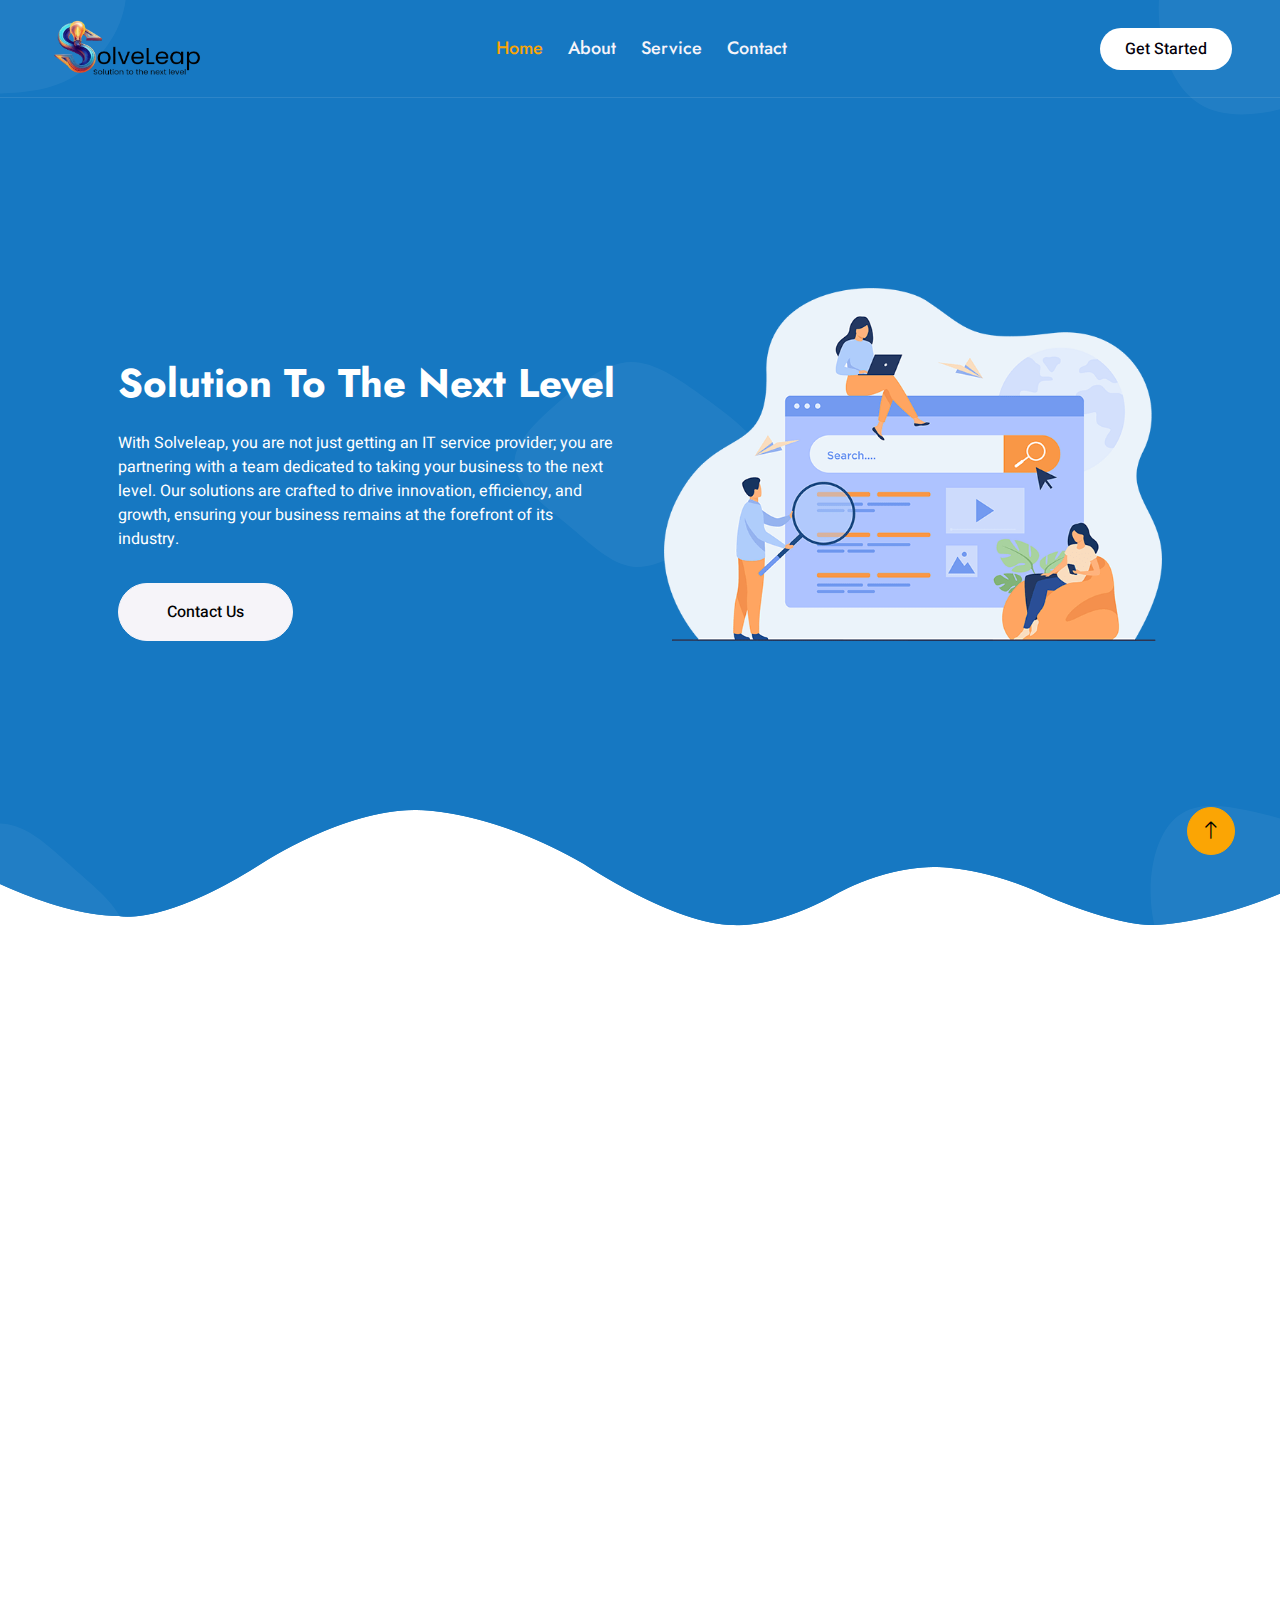
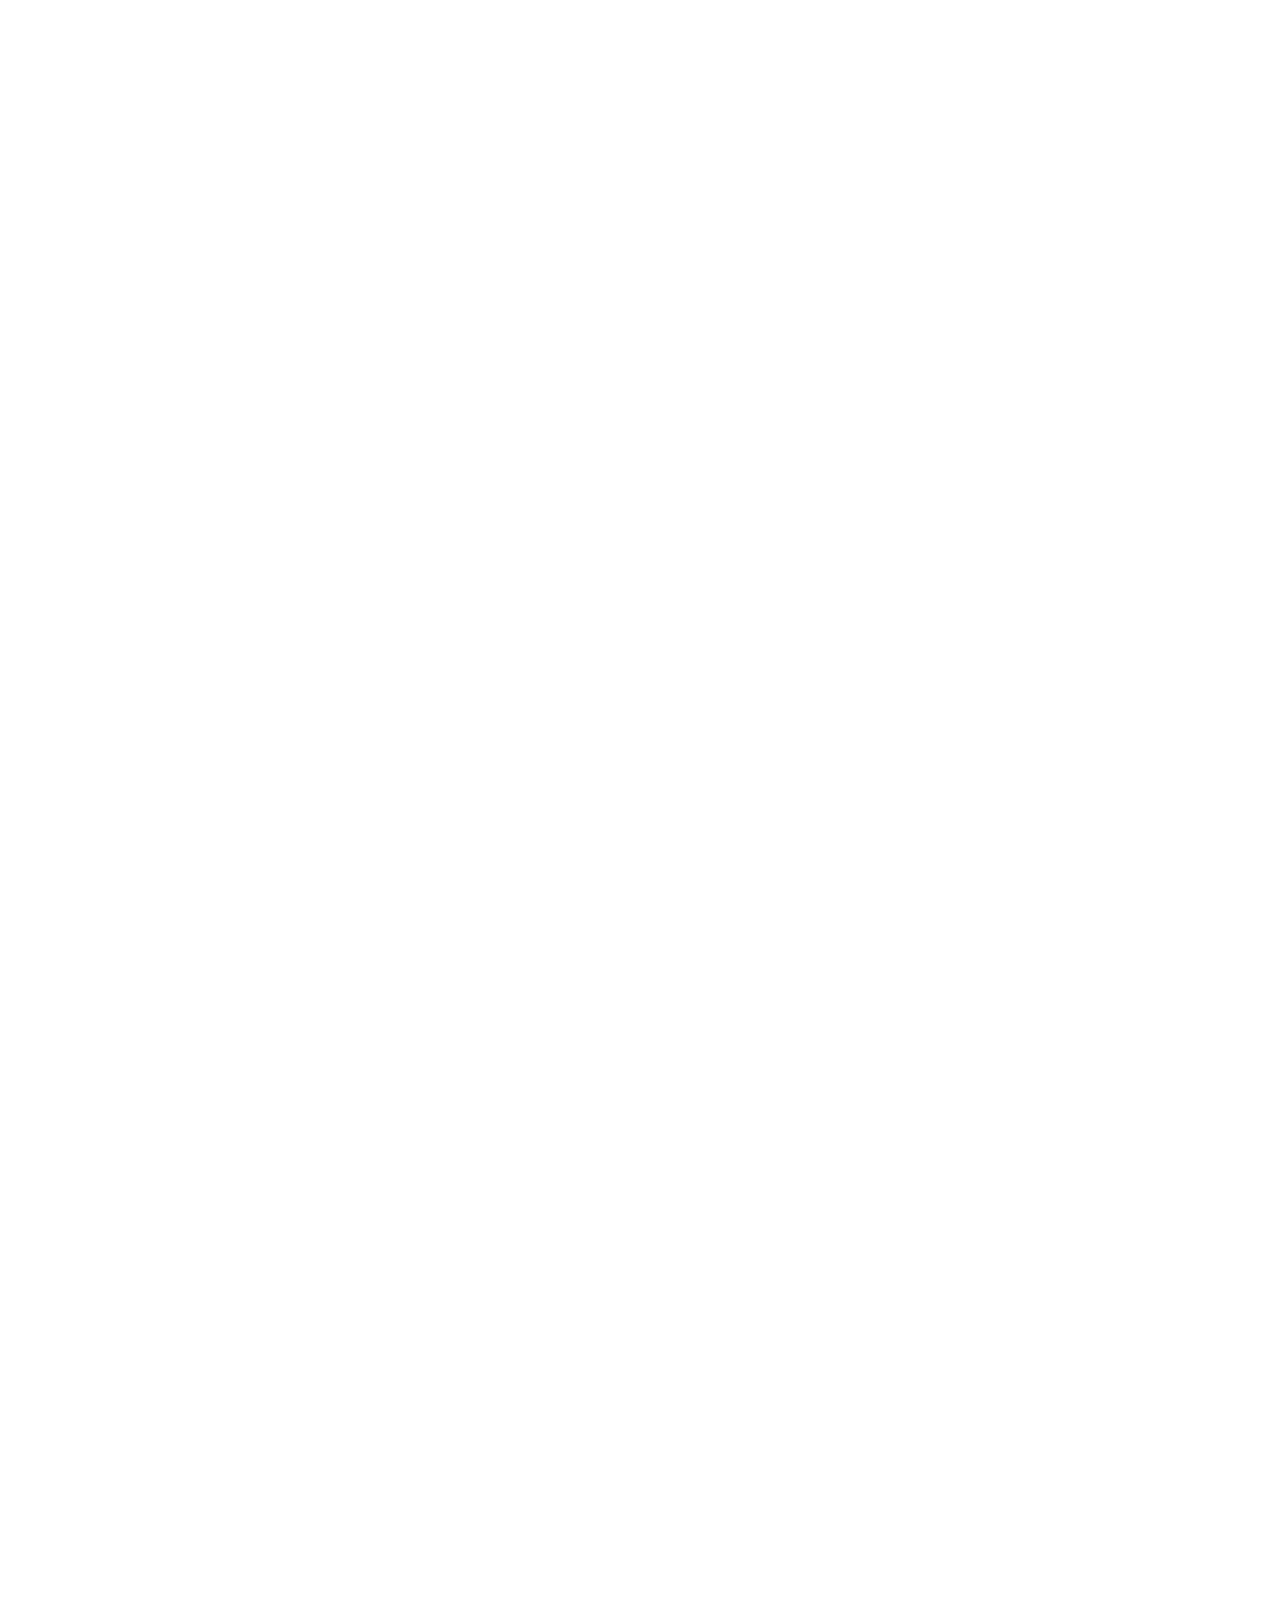
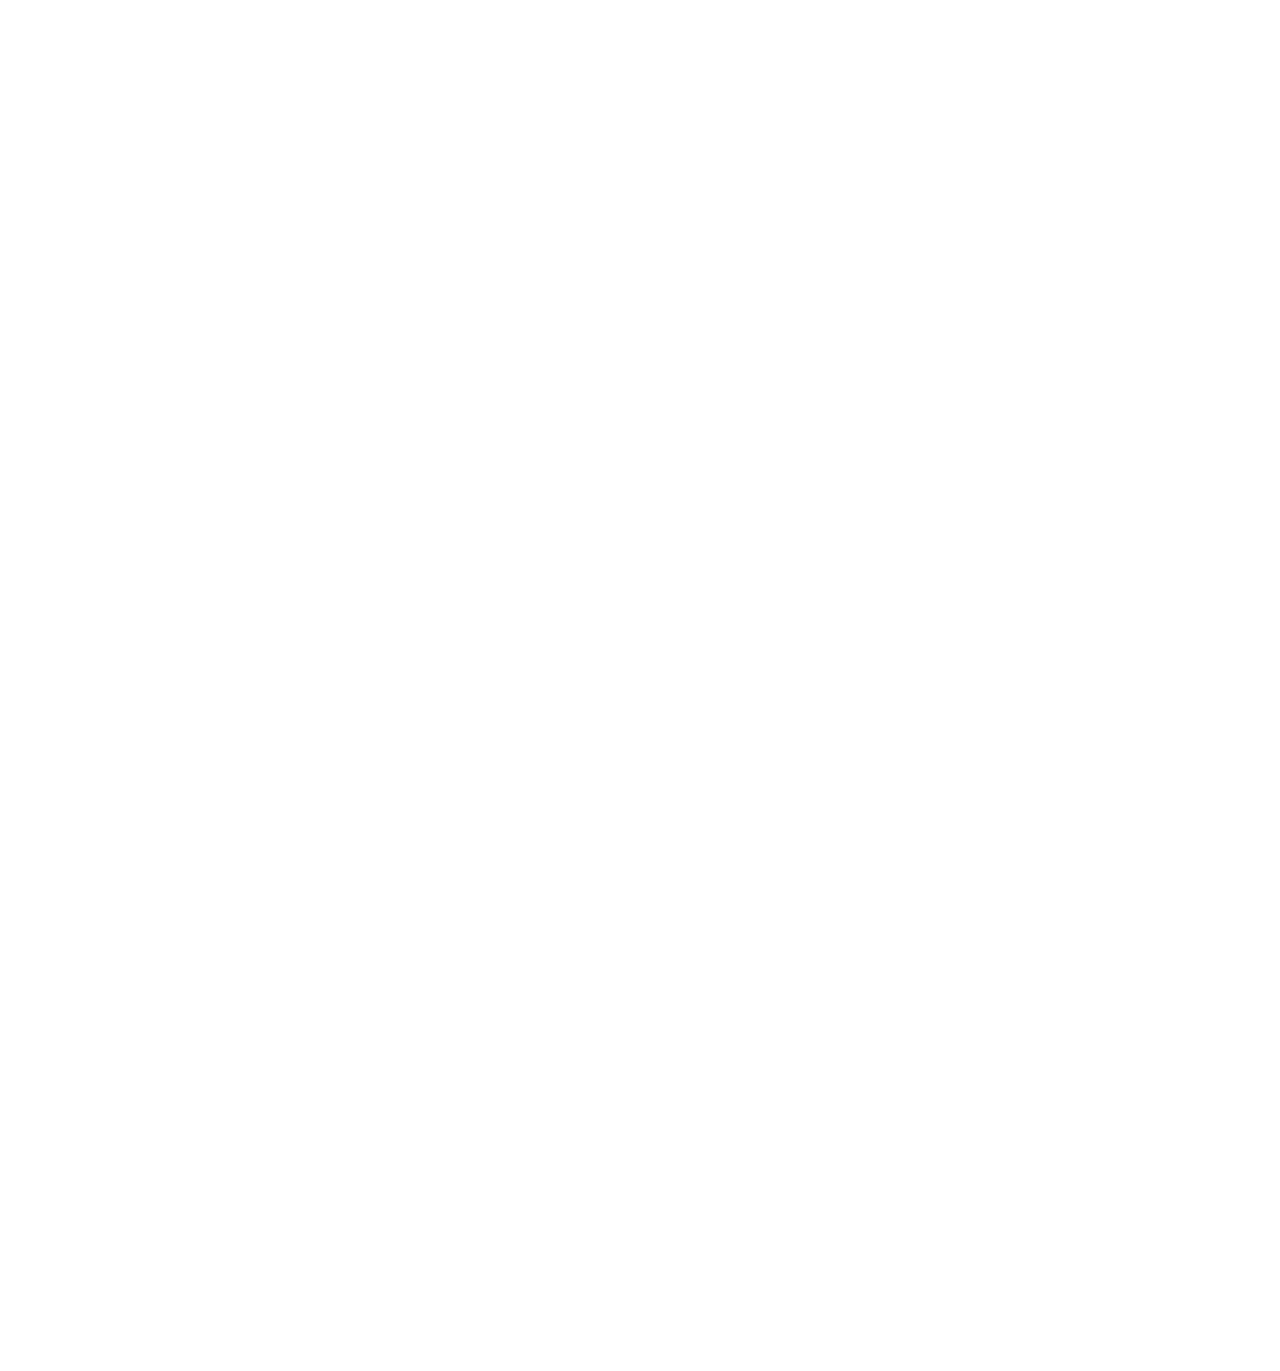
<file: index.html>
<!DOCTYPE html>
<html lang="en">

<head>
    <meta charset="utf-8">
    <title>Solveleap IT Company</title>
    <meta content="width=device-width, initial-scale=1.0" name="viewport">
    <meta name="keywords" content="SolveLeap, IT solutions, custom software development, web application development, email marketing, cloud services, mobile application development, data migration, IT maintenance, technology consulting, digital transformation">
    <meta name="description" content="SolveLeap provides top-tier IT solutions including custom software development, web and mobile application development, email marketing, cloud services, and comprehensive data migration and maintenance. Take your business to the next level with our innovative and tailored IT services.">
    
    <!-- Favicon -->
    <link href="img/favicon.ico" rel="icon">

    <!-- Google Web Fonts -->
    <link rel="preconnect" href="https://fonts.googleapis.com">
    <link rel="preconnect" href="https://fonts.gstatic.com" crossorigin>
    <link href="https://fonts.googleapis.com/css2?family=Heebo:wght@400;500&family=Jost:wght@500;600;700&display=swap" rel="stylesheet"> 

    <!-- Icon Font Stylesheet -->
    <link href="https://cdnjs.cloudflare.com/ajax/libs/font-awesome/5.10.0/css/all.min.css" rel="stylesheet">
    <link href="https://cdn.jsdelivr.net/npm/bootstrap-icons@1.4.1/font/bootstrap-icons.css" rel="stylesheet">

    <!-- Libraries Stylesheet -->
    <link href="lib/animate/animate.min.css" rel="stylesheet">
    <link href="lib/owlcarousel/assets/owl.carousel.min.css" rel="stylesheet">
    <link href="lib/lightbox/css/lightbox.min.css" rel="stylesheet">

    <!-- Customized Bootstrap Stylesheet -->
    <link href="css/bootstrap.min.css" rel="stylesheet">

    <!-- Template Stylesheet -->
    <link href="css/style.css" rel="stylesheet">
</head>

<body>
    <div class="container-xxl bg-white p-0">
        <!-- Spinner Start -->
        <div id="spinner" class="show bg-white position-fixed translate-middle w-100 vh-100 top-50 start-50 d-flex align-items-center justify-content-center">
            <div class="spinner-grow text-primary" style="width: 3rem; height: 3rem;" role="status">
                <span class="sr-only">Loading...</span>
            </div>
        </div>
        <!-- Spinner End -->


        <!-- Navbar & Hero Start -->
        <div class="container-xxl position-relative p-0">
            <nav class="navbar navbar-expand-lg navbar-light px-4 px-lg-5 py-3 py-lg-0">
                <a href="" class="navbar-brand p-0">
                    <!-- <h1 class="m-0">Solveleap</h1> -->
                    <img class="img-fluid wow zoomIn" data-wow-delay="0.5s" src="img/bgremove-logo.png">
                    <!-- <img src="img/logo.png" alt="Logo"> -->
                </a>
                <button class="navbar-toggler" type="button" data-bs-toggle="collapse" data-bs-target="#navbarCollapse">
                    <span class="fa fa-bars"></span>
                </button>
                <div class="collapse navbar-collapse" id="navbarCollapse">
                    <div class="navbar-nav mx-auto py-0">
                        <a href="index.html" class="nav-item nav-link active">Home</a>
                        <a href="index.html" class="nav-item nav-link">About</a>
                        <a href="index.html" class="nav-item nav-link">Service</a>
                        <!-- <a href="project.html" class="nav-item nav-link">Project</a> -->
                        <!-- <div class="nav-item dropdown">
                            <a href="#" class="nav-link dropdown-toggle" data-bs-toggle="dropdown">Pages</a>
                            <div class="dropdown-menu m-0">
                                <a href="team.html" class="dropdown-item">Our Team</a>
                                <a href="testimonial.html" class="dropdown-item">Testimonial</a>
                                <a href="404.html" class="dropdown-item">404 Page</a>
                            </div>
                        </div> -->
                        <a href="contact.html" class="nav-item nav-link">Contact</a>
                    </div>
                    <a href="contact.html" class="btn rounded-pill py-2 px-4 ms-3 d-none d-lg-block">Get Started</a>
                </div>
            </nav>

            <div class="container-xxl bg-primary hero-header">
                <div class="container px-lg-5">
                    <div class="row g-5 align-items-end">
                        <div class="col-lg-6 text-center text-lg-start">
                            <h1 class="text-white mb-4 animated slideInDown">Solution To The Next Level</h1>
                            <p class="text-white pb-3 animated slideInDown">With Solveleap, you are not just getting an IT service provider; you are partnering with a team dedicated to taking your business to the next level. Our solutions are crafted to drive innovation, efficiency, and growth, ensuring your business remains at the forefront of its industry.</p>
                            <!-- <a href="" class="btn btn-secondary py-sm-3 px-sm-5 rounded-pill me-3 animated slideInLeft">Read More</a> -->
                            <a href="contact.html" class="btn btn-light py-sm-3 px-sm-5 rounded-pill animated slideInRight">Contact Us</a>
                        </div>
                        <div class="col-lg-6 text-center text-lg-start">
                            <img class="img-fluid animated zoomIn" src="img/hero.png" alt="">
                        </div>
                    </div>
                </div>
            </div>
        </div>
        <!-- Navbar & Hero End -->


        <!-- Feature Start -->
        <!-- <div class="container-xxl py-5">
            <div class="container py-5 px-lg-5">
                <div class="row g-4">
                    <div class="col-lg-4 wow fadeInUp" data-wow-delay="0.1s">
                        <div class="feature-item bg-light rounded text-center p-4">
                            <i class="fa fa-3x fa-mail-bulk text-primary mb-4"></i>
                            <h5 class="mb-3">Custom Software Development</h5>
                            <p class="m-0">At Solveleap, our Custom Software Development services are designed to create software solutions that are specifically tailored to meet the unique needs of your business. </p>
                        </div>
                    </div>
                    <div class="col-lg-4 wow fadeInUp" data-wow-delay="0.3s">
                        <div class="feature-item bg-light rounded text-center p-4">
                            <i class="fa fa-3x fa-search text-primary mb-4"></i>
                            <h5 class="mb-3">IT Consulting and Strategy</h5>
                            <p class="m-0"> We provide expert guidance and strategic planning to ensure your IT infrastructure aligns with your business objectives and drives growth.</p>
                        </div>
                    </div>
                    <div class="col-lg-4 wow fadeInUp" data-wow-delay="0.5s">
                        <div class="feature-item bg-light rounded text-center p-4">
                            <i class="fa fa-3x fa-laptop-code text-primary mb-4"></i>
                            <h5 class="mb-3">Web and Mobile App Development</h5>
                            <p class="m-0">At Solveleap, our Web and Mobile App Development services are focused on creating high-quality, user-friendly applications that cater to your specific business needs.</p>
                        </div>
                    </div>
                </div>
            </div>
        </div> -->
        <!-- Feature End -->


        <!-- About Start -->
        <div class="container-xxl py-5">
            <div class="container py-5 px-lg-5">
                <div class="row g-5 align-items-center">
                    <div class="col-lg-6 wow fadeInUp" data-wow-delay="0.1s">
                        <p class="section-title text-secondary">About Us<span></span></p>
                        <h1 class="mb-5">#1 Digital solution</h1>
                        <p class="mb-4">At Solveleap, we are dedicated to providing cutting-edge IT solutions that drive business success.</p>
                        <p class="mb-4">Our mission is to empower businesses with innovative technology and exceptional service.</p>
                        <p class="mb-4">With a team of experienced professionals, Solveleap delivers tailored solutions to meet the unique needs of our clients.</p>
                        <!-- <div class="skill mb-4">
                            <div class="d-flex justify-content-between">
                                <p class="mb-2">Digital Marketing</p>
                                <p class="mb-2">85%</p>
                            </div>
                            <div class="progress">
                                <div class="progress-bar bg-primary" role="progressbar" aria-valuenow="85" aria-valuemin="0" aria-valuemax="100"></div>
                            </div>
                        </div>
                        <div class="skill mb-4">
                            <div class="d-flex justify-content-between">
                                <p class="mb-2">SEO & Backlinks</p>
                                <p class="mb-2">90%</p>
                            </div>
                            <div class="progress">
                                <div class="progress-bar bg-secondary" role="progressbar" aria-valuenow="90" aria-valuemin="0" aria-valuemax="100"></div>
                            </div>
                        </div>
                        <div class="skill mb-4">
                            <div class="d-flex justify-content-between">
                                <p class="mb-2">Design & Development</p>
                                <p class="mb-2">95%</p>
                            </div>
                            <div class="progress">
                                <div class="progress-bar bg-dark" role="progressbar" aria-valuenow="95" aria-valuemin="0" aria-valuemax="100"></div>
                            </div>
                        </div> -->
                        <!-- <a href="" class="btn btn-primary py-sm-3 px-sm-5 rounded-pill mt-3">Read More</a> -->
                    </div>
                    <div class="col-lg-6">
                        <img class="img-fluid wow zoomIn" data-wow-delay="0.5s" src="img/about.png">
                    </div>
                </div>
            </div>
        </div>
        <!-- About End -->


        <!-- Service Start -->
        <div class="container-xxl py-5">
            <div class="container py-5 px-lg-5">
                <div class="wow fadeInUp" data-wow-delay="0.1s">
                    <p class="section-title text-secondary justify-content-center"><span></span>Our Services<span></span></p>
                    <h1 class="text-center mb-5">What Solutions We Provide</h1>
                </div>
                <div class="row g-4">
                    <div class="col-lg-4 col-md-6 wow fadeInUp" data-wow-delay="0.1s">
                        <div class="service-item d-flex flex-column text-center rounded">
                            <!-- <div class="service-icon flex-shrink-0">
                                <i class="fa fa-search fa-2x"></i>
                            </div> -->
                            <h5 class="mb-3">Website Development (Static Or Dynamic)</h5>
                            <p class="m-0">We create visually appealing and highly functional websites that effectively represent your brand online. Our websites are fast, secure, and easy to maintain, making them perfect for businesses that need a reliable online presence without frequent updates.</p>
                            <a class="btn btn-square" href=""><i class="fa fa-arrow-right"></i></a>
                        </div>
                    </div>
                    <div class="col-lg-4 col-md-6 wow fadeInUp" data-wow-delay="0.3s">
                        <div class="service-item d-flex flex-column text-center rounded">
                            <!-- <div class="service-icon flex-shrink-0">
                                <i class="fa fa-laptop-code fa-2x"></i>
                            </div> -->
                            <h5 class="mb-3">Web Software Development</h5>
                            <p class="m-0">Our software development services are designed to build dynamic and interactive web applications that enhance user engagement and streamline business processes. We use the latest technologies and frameworks to create scalable and robust web applications.</p>
                            <a class="btn btn-square" href=""><i class="fa fa-arrow-right"></i></a>
                        </div>
                    </div>
                    <div class="col-lg-4 col-md-6 wow fadeInUp" data-wow-delay="0.5s">
                        <div class="service-item d-flex flex-column text-center rounded">
                            <!-- <div class="service-icon flex-shrink-0">
                                <i class="fab fa-facebook-f fa-2x"></i>
                            </div> -->
                            <h5 class="mb-3"> Mobile Application Development</h5>
                            <p class="m-0">We design and develop high-quality mobile applications for both iOS and Android platforms. Our mobile apps are user-friendly, feature-rich, and designed to provide a seamless experience across devices.</p>
                            <a class="btn btn-square" href=""><i class="fa fa-arrow-right"></i></a>
                        </div>
                    </div>
                    <div class="col-lg-4 col-md-6 wow fadeInUp" data-wow-delay="0.1s">
                        <div class="service-item d-flex flex-column text-center rounded">
                            <!-- <div class="service-icon flex-shrink-0">
                                <i class="fa fa-mail-bulk fa-2x"></i>
                            </div> -->
                            <h5 class="mb-3">Cloud Services</h5>
                            <p class="m-0">Leverage the power of the cloud with our comprehensive cloud services. We assist with cloud migration, management, and optimization, ensuring your business benefits from increased flexibility, scalability, and cost-efficiency.</p>
                            <a class="btn btn-square" href=""><i class="fa fa-arrow-right"></i></a>
                        </div>
                    </div>
                    <div class="col-lg-4 col-md-6 wow fadeInUp" data-wow-delay="0.3s">
                        <div class="service-item d-flex flex-column text-center rounded">
                            <!-- <div class="service-icon flex-shrink-0">
                                <i class="fa fa-thumbs-up fa-2x"></i>
                            </div> -->
                            <h5 class="mb-3">Migration and Maintenance</h5>
                            <p class="m-0">Ensure smooth transitions and uninterrupted operations with our migration and maintenance services. We handle the migration of your data and applications with minimal downtime and provide ongoing maintenance to keep your systems running smoothly.</p>
                            <a class="btn btn-square" href=""><i class="fa fa-arrow-right"></i></a>
                        </div>
                    </div>
                    <div class="col-lg-4 col-md-6 wow fadeInUp" data-wow-delay="0.5s">
                        <div class="service-item d-flex flex-column text-center rounded">
                            <!-- <div class="service-icon flex-shrink-0">
                                <i class="fab fa-android fa-2x"></i>
                            </div> -->
                            <h5 class="mb-3">Email Marketing</h5>
                            <p class="m-0">Enhance your marketing efforts with our email marketing services. We help you create, manage, and optimize email campaigns that effectively reach your target audience and drive conversions.</p>
                            <a class="btn btn-square" href=""><i class="fa fa-arrow-right"></i></a>
                        </div>
                    </div>
                </div>
            </div>
        </div>
        <!-- Service End -->
        
        <!-- Facts Start -->
        <div class="container-xxl bg-primary fact py-5 wow fadeInUp" data-wow-delay="0.1s">
            <div class="container py-5 px-lg-5">
                <div class="row g-4">
                    <div class="col-md-6 col-lg-3 text-center wow fadeIn" data-wow-delay="0.1s">
                        <i class="fa fa-certificate fa-3x text-secondary mb-3"></i>
                        <h1 class="text-white mb-2" data-toggle="counter-up">5</h1>
                        <p class="text-white mb-0">Years Experience</p>
                    </div>
                    <div class="col-md-6 col-lg-3 text-center wow fadeIn" data-wow-delay="0.3s">
                        <i class="fa fa-users-cog fa-3x text-secondary mb-3"></i>
                        <h1 class="text-white mb-2" data-toggle="counter-up">8</h1>
                        <p class="text-white mb-0">Team Members</p>
                    </div>
                    <div class="col-md-6 col-lg-3 text-center wow fadeIn" data-wow-delay="0.5s">
                        <i class="fa fa-users fa-3x text-secondary mb-3"></i>
                        <h1 class="text-white mb-2" data-toggle="counter-up">38</h1>
                        <p class="text-white mb-0">Satisfied Clients</p>
                    </div>
                    <div class="col-md-6 col-lg-3 text-center wow fadeIn" data-wow-delay="0.7s">
                        <i class="fa fa-check fa-3x text-secondary mb-3"></i>
                        <h1 class="text-white mb-2" data-toggle="counter-up">42</h1>
                        <p class="text-white mb-0">Compleate Projects</p>
                    </div>
                </div>
            </div>
        </div>
        <!-- Facts End -->

        <!-- Newsletter Start -->
        <!-- <div class="container-xxl bg-primary newsletter py-5 wow fadeInUp" data-wow-delay="0.1s">
            <div class="container py-5 px-lg-5">
                <div class="row justify-content-center">
                    <div class="col-lg-7 text-center">
                        <p class="section-title text-white justify-content-center"><span></span>Newsletter<span></span></p>
                        <h1 class="text-center text-white mb-4">Stay Always In Touch</h1>
                        <p class="text-white mb-4">Diam dolor diam ipsum et tempor sit. Aliqu diam amet diam et eos labore. Clita erat ipsum et lorem et sit sed stet lorem sit clita duo justo</p>
                        <div class="position-relative w-100 mt-3">
                            <input class="form-control border-0 rounded-pill w-100 ps-4 pe-5" type="text" placeholder="Enter Your Email" style="height: 48px;">
                            <button type="button" class="btn shadow-none position-absolute top-0 end-0 mt-1 me-2"><i class="fa fa-paper-plane text-primary fs-4"></i></button>
                        </div>
                    </div>
                </div>
            </div>
        </div> -->
        <!-- Newsletter End -->


        <!-- Projects Start -->
        <!-- <div class="container-xxl py-5">
            <div class="container py-5 px-lg-5">
                <div class="wow fadeInUp" data-wow-delay="0.1s">
                    <p class="section-title text-secondary justify-content-center"><span></span>Our Projects<span></span></p>
                    <h1 class="text-center mb-5">Recently Completed Projects</h1>
                </div>
                <div class="row mt-n2 wow fadeInUp" data-wow-delay="0.3s">
                    <div class="col-12 text-center">
                        <ul class="list-inline mb-5" id="portfolio-flters">
                            <li class="mx-2 active" data-filter="*">All</li>
                            <li class="mx-2" data-filter=".first">Web Design</li>
                            <li class="mx-2" data-filter=".second">Graphic Design</li>
                        </ul>
                    </div>
                </div>
                <div class="row g-4 portfolio-container">
                    <div class="col-lg-4 col-md-6 portfolio-item first wow fadeInUp" data-wow-delay="0.1s">
                        <div class="rounded overflow-hidden">
                            <div class="position-relative overflow-hidden">
                                <img class="img-fluid w-100" src="img/portfolio-1.jpg" alt="">
                                <div class="portfolio-overlay">
                                    <a class="btn btn-square btn-outline-light mx-1" href="img/portfolio-1.jpg" data-lightbox="portfolio"><i class="fa fa-eye"></i></a>
                                    <a class="btn btn-square btn-outline-light mx-1" href=""><i class="fa fa-link"></i></a>
                                </div>
                            </div>
                            <div class="bg-light p-4">
                                <p class="text-primary fw-medium mb-2">UI / UX Design</p>
                                <h5 class="lh-base mb-0">Digital Agency Website Design And Development</a>
                            </div>
                        </div>
                    </div>
                    <div class="col-lg-4 col-md-6 portfolio-item second wow fadeInUp" data-wow-delay="0.3s">
                        <div class="rounded overflow-hidden">
                            <div class="position-relative overflow-hidden">
                                <img class="img-fluid w-100" src="img/portfolio-2.jpg" alt="">
                                <div class="portfolio-overlay">
                                    <a class="btn btn-square btn-outline-light mx-1" href="img/portfolio-2.jpg" data-lightbox="portfolio"><i class="fa fa-eye"></i></a>
                                    <a class="btn btn-square btn-outline-light mx-1" href=""><i class="fa fa-link"></i></a>
                                </div>
                            </div>
                            <div class="bg-light p-4">
                                <p class="text-primary fw-medium mb-2">UI / UX Design</p>
                                <h5 class="lh-base mb-0">Digital Agency Website Design And Development</a>
                            </div>
                        </div>
                    </div>
                    <div class="col-lg-4 col-md-6 portfolio-item first wow fadeInUp" data-wow-delay="0.5s">
                        <div class="rounded overflow-hidden">
                            <div class="position-relative overflow-hidden">
                                <img class="img-fluid w-100" src="img/portfolio-3.jpg" alt="">
                                <div class="portfolio-overlay">
                                    <a class="btn btn-square btn-outline-light mx-1" href="img/portfolio-3.jpg" data-lightbox="portfolio"><i class="fa fa-eye"></i></a>
                                    <a class="btn btn-square btn-outline-light mx-1" href=""><i class="fa fa-link"></i></a>
                                </div>
                            </div>
                            <div class="bg-light p-4">
                                <p class="text-primary fw-medium mb-2">UI / UX Design</p>
                                <h5 class="lh-base mb-0">Digital Agency Website Design And Development</a>
                            </div>
                        </div>
                    </div>
                    <div class="col-lg-4 col-md-6 portfolio-item second wow fadeInUp" data-wow-delay="0.1s">
                        <div class="rounded overflow-hidden">
                            <div class="position-relative overflow-hidden">
                                <img class="img-fluid w-100" src="img/portfolio-4.jpg" alt="">
                                <div class="portfolio-overlay">
                                    <a class="btn btn-square btn-outline-light mx-1" href="img/portfolio-4.jpg" data-lightbox="portfolio"><i class="fa fa-eye"></i></a>
                                    <a class="btn btn-square btn-outline-light mx-1" href=""><i class="fa fa-link"></i></a>
                                </div>
                            </div>
                            <div class="bg-light p-4">
                                <p class="text-primary fw-medium mb-2">UI / UX Design</p>
                                <h5 class="lh-base mb-0">Digital Agency Website Design And Development</a>
                            </div>
                        </div>
                    </div>
                    <div class="col-lg-4 col-md-6 portfolio-item first wow fadeInUp" data-wow-delay="0.3s">
                        <div class="rounded overflow-hidden">
                            <div class="position-relative overflow-hidden">
                                <img class="img-fluid w-100" src="img/portfolio-5.jpg" alt="">
                                <div class="portfolio-overlay">
                                    <a class="btn btn-square btn-outline-light mx-1" href="img/portfolio-5.jpg" data-lightbox="portfolio"><i class="fa fa-eye"></i></a>
                                    <a class="btn btn-square btn-outline-light mx-1" href=""><i class="fa fa-link"></i></a>
                                </div>
                            </div>
                            <div class="bg-light p-4">
                                <p class="text-primary fw-medium mb-2">UI / UX Design</p>
                                <h5 class="lh-base mb-0">Digital Agency Website Design And Development</a>
                            </div>
                        </div>
                    </div>
                    <div class="col-lg-4 col-md-6 portfolio-item second wow fadeInUp" data-wow-delay="0.5s">
                        <div class="rounded overflow-hidden">
                            <div class="position-relative overflow-hidden">
                                <img class="img-fluid w-100" src="img/portfolio-6.jpg" alt="">
                                <div class="portfolio-overlay">
                                    <a class="btn btn-square btn-outline-light mx-1" href="img/portfolio-6.jpg" data-lightbox="portfolio"><i class="fa fa-eye"></i></a>
                                    <a class="btn btn-square btn-outline-light mx-1" href=""><i class="fa fa-link"></i></a>
                                </div>
                            </div>
                            <div class="bg-light p-4">
                                <p class="text-primary fw-medium mb-2">UI / UX Design</p>
                                <h5 class="lh-base mb-0">Digital Agency Website Design And Development</a>
                            </div>
                        </div>
                    </div>
                </div>
            </div>
        </div> -->
        <!-- Projects End -->


        <!-- Testimonial Start -->
        <div class="container-xxl py-5 wow fadeInUp" data-wow-delay="0.1s">
            <div class="container py-5 px-lg-5">
                <p class="section-title text-secondary justify-content-center"><span></span>Testimonial<span></span></p>
                <h1 class="text-center mb-5">What Say Our Clients!</h1>
                <div class="owl-carousel testimonial-carousel">
                    <div class="testimonial-item bg-light rounded my-4">
                        <p class="fs-5"><i class="fa fa-quote-left fa-4x text-primary mt-n4 me-3"></i>Solveleap transformed our IT infrastructure, resulting in increased efficiency and cost savings.</p>
                        <!-- <div class="d-flex align-items-center">
                            <img class="img-fluid flex-shrink-0 rounded-circle" src="img/testimonial-1.jpg" style="width: 65px; height: 65px;">
                            <div class="ps-4">
                                <h5 class="mb-1">Client Name</h5>
                                <span>Profession</span>
                            </div>
                        </div> -->
                    </div>
                    <div class="testimonial-item bg-light rounded my-4">
                        <p class="fs-5"><i class="fa fa-quote-left fa-4x text-primary mt-n4 me-3"></i>Their innovative solutions have given us a competitive edge in our industry.</p>
                        <!-- <div class="d-flex align-items-center">
                            <img class="img-fluid flex-shrink-0 rounded-circle" src="img/testimonial-2.jpg" style="width: 65px; height: 65px;">
                            <div class="ps-4">
                                <h5 class="mb-1">Client Name</h5>
                                <span>Profession</span>
                            </div>
                        </div> -->
                    </div>
                    <div class="testimonial-item bg-light rounded my-4">
                        <p class="fs-5"><i class="fa fa-quote-left fa-4x text-primary mt-n4 me-3"></i>The team at Solveleap is responsive, knowledgeable, and a pleasure to work with.</p>
                        <!-- <div class="d-flex align-items-center">
                            <img class="img-fluid flex-shrink-0 rounded-circle" src="img/testimonial-3.jpg" style="width: 65px; height: 65px;">
                            <div class="ps-4">
                                <h5 class="mb-1">Client Name</h5>
                                <span>Profession</span>
                            </div>
                        </div> -->
                    </div>
                </div>
            </div>
        </div>
        <!-- Testimonial End -->


        <!-- Team Start -->
        <!-- <div class="container-xxl py-5">
            <div class="container py-5 px-lg-5">
                <div class="wow fadeInUp" data-wow-delay="0.1s">
                    <p class="section-title text-secondary justify-content-center"><span></span>Our Team<span></span></p>
                    <h1 class="text-center mb-5">Our Team Members</h1>
                </div>
                <div class="row g-4">
                    <div class="col-lg-4 col-md-6 wow fadeInUp" data-wow-delay="0.1s">
                        <div class="team-item bg-light rounded">
                            <div class="text-center border-bottom p-4">
                                <img class="img-fluid rounded-circle mb-4" src="img/team-1.jpg" alt="">
                                <h5>Abhishek Vinod Mishra</h5>
                                <span>CEO & Founder</span>
                            </div>
                            <div class="d-flex justify-content-center p-4">
                                <a class="btn btn-square mx-1" href=""><i class="fab fa-facebook-f"></i></a>
                                <a class="btn btn-square mx-1" href=""><i class="fab fa-twitter"></i></a>
                                <a class="btn btn-square mx-1" href=""><i class="fab fa-instagram"></i></a>
                                <a class="btn btn-square mx-1" href=""><i class="fab fa-linkedin-in"></i></a>
                            </div>
                        </div>
                    </div>
                    <div class="col-lg-4 col-md-6 wow fadeInUp" data-wow-delay="0.3s">
                        <div class="team-item bg-light rounded">
                            <div class="text-center border-bottom p-4">
                                <img class="img-fluid rounded-circle mb-4" src="img/team-2.jpg" alt="">
                                <h5>Sachin Singh</h5>
                                <span>CTO & Co-Founder</span>
                            </div>
                            <div class="d-flex justify-content-center p-4">
                                <a class="btn btn-square mx-1" href=""><i class="fab fa-facebook-f"></i></a>
                                <a class="btn btn-square mx-1" href=""><i class="fab fa-twitter"></i></a>
                                <a class="btn btn-square mx-1" href=""><i class="fab fa-instagram"></i></a>
                                <a class="btn btn-square mx-1" href=""><i class="fab fa-linkedin-in"></i></a>
                            </div>
                        </div>
                    </div>
                    <div class="col-lg-4 col-md-6 wow fadeInUp" data-wow-delay="0.5s">
                        <div class="team-item bg-light rounded">
                            <div class="text-center border-bottom p-4">
                                <img class="img-fluid rounded-circle mb-4" src="img/team-3.jpg" alt="">
                                <h5>Nabin Gopal Basak</h5>
                                <span>Co-Founder</span>
                            </div>
                            <div class="d-flex justify-content-center p-4">
                                <a class="btn btn-square mx-1" href=""><i class="fab fa-facebook-f"></i></a>
                                <a class="btn btn-square mx-1" href=""><i class="fab fa-twitter"></i></a>
                                <a class="btn btn-square mx-1" href=""><i class="fab fa-instagram"></i></a>
                                <a class="btn btn-square mx-1" href=""><i class="fab fa-linkedin-in"></i></a>
                            </div>
                        </div>
                    </div>
                    <div class="col-lg-4 col-md-6 wow fadeInUp" data-wow-delay="0.5s">
                        <div class="team-item bg-light rounded">
                            <div class="text-center border-bottom p-4">
                                <img class="img-fluid rounded-circle mb-4" src="img/team-3.jpg" alt="">
                                <h5>Vikrant Ghorpade</h5>
                                <span>CMO</span>
                            </div>
                            <div class="d-flex justify-content-center p-4">
                                <a class="btn btn-square mx-1" href=""><i class="fab fa-facebook-f"></i></a>
                                <a class="btn btn-square mx-1" href=""><i class="fab fa-twitter"></i></a>
                                <a class="btn btn-square mx-1" href=""><i class="fab fa-instagram"></i></a>
                                <a class="btn btn-square mx-1" href=""><i class="fab fa-linkedin-in"></i></a>
                            </div>
                        </div>
                    </div>
                </div>
            </div>
        </div> -->
        <!-- Team End -->
        

        <!-- Footer Start -->
        <div class="container-fluid bg-primary text-light footer wow fadeIn" data-wow-delay="0.1s">
            <div class="container py-5 px-lg-5">
                <div class="row g-5">
                    <div class="col-md-6 col-lg-3">
                        <p class="section-title text-white h5 mb-4">Address<span></span></p>
                        <p><i class="fa fa-map-marker-alt me-3"></i>Vasant Venue,Ram Kuwar Thakur Road, Mumbai, Maharashtra 400068</p>
                        <p><i class="fa fa-phone-alt me-3"></i>+91 8655666021</p>
                        <p><i class="fa fa-phone-alt me-3"></i>+91 8451878429</p>
                        <p><i class="fa fa-envelope me-3"></i>solveleap@gmail.com</p>
                        <div class="d-flex pt-2">
                            <a class="btn btn-outline-light btn-social" href=""><i class="fab fa-twitter"></i></a>
                            <a class="btn btn-outline-light btn-social" href=""><i class="fab fa-facebook-f"></i></a>
                            <a class="btn btn-outline-light btn-social" href=""><i class="fab fa-instagram"></i></a>
                            <a class="btn btn-outline-light btn-social" href=""><i class="fab fa-linkedin-in"></i></a>
                        </div>
                    </div>
                    <div class="col-md-6 col-lg-3">
                        <p class="section-title text-white h5 mb-4">Quick Link<span></span></p>
                        <a class="btn btn-link" href="">About Us</a>
                        <a class="btn btn-link" href="contact.html">Contact Us</a>
                        <a class="btn btn-link" href="">Privacy Policy</a>
                        <a class="btn btn-link" href="">Terms & Condition</a>
                        <a class="btn btn-link" href="">Career</a>
                    </div>
                    <div class="col-md-6 col-lg-3">
                        <p class="section-title text-white h5 mb-4">Gallery<span></span></p>
                        <div class="row g-2">
                            <div class="col-4">
                                <img class="img-fluid" src="img/portfolio-1.jpg" alt="Image">
                            </div>
                            <div class="col-4">
                                <img class="img-fluid" src="img/portfolio-2.jpg" alt="Image">
                            </div>
                            <div class="col-4">
                                <img class="img-fluid" src="img/portfolio-3.jpg" alt="Image">
                            </div>
                            <div class="col-4">
                                <img class="img-fluid" src="img/portfolio-4.jpg" alt="Image">
                            </div>
                            <div class="col-4">
                                <img class="img-fluid" src="img/portfolio-5.jpg" alt="Image">
                            </div>
                            <div class="col-4">
                                <img class="img-fluid" src="img/portfolio-6.jpg" alt="Image">
                            </div>
                        </div>
                    </div>
                    <div class="col-md-6 col-lg-3">
                        <p class="section-title text-white h5 mb-4">Newsletter<span></span></p>
                        <p>Lorem ipsum dolor sit amet elit. Phasellus nec pretium mi. Curabitur facilisis ornare velit non vulpu</p>
                        <div class="position-relative w-100 mt-3">
                            <input class="form-control border-0 rounded-pill w-100 ps-4 pe-5" type="text" placeholder="Your Email" style="height: 48px;">
                            <button type="button" class="btn shadow-none position-absolute top-0 end-0 mt-1 me-2"><i class="fa fa-paper-plane text-primary fs-4"></i></button>
                        </div>
                    </div>
                </div>
            </div>
            <div class="container px-lg-5">
                <div class="copyright">
                    <div class="row">
                        <div class="col-md-6 text-center text-md-start mb-3 mb-md-0">
                            &copy; <a class="border-bottom" href="#">Solveleap</a>, All Right Reserved. 
							
							<!--/*** This template is free as long as you keep the footer author’s credit link/attribution link/backlink. If you'd like to use the template without the footer author’s credit link/attribution link/backlink, you can purchase the Credit Removal License from "https://htmlcodex.com/credit-removal". Thank you for your support. ***/-->
							<!-- Designed By <a class="border-bottom" href="https://solveleap.com">Solveleap</a> -->
                        </div>
                        <!-- <div class="col-md-6 text-center text-md-end">
                            <div class="footer-menu">
                                <a href="">Home</a>
                                <a href="">Cookies</a>
                                <a href="">Help</a>
                                <a href="">FQAs</a>
                            </div>
                        </div> -->
                    </div>
                </div>
            </div>
        </div>
        <!-- Footer End -->


        <!-- Back to Top -->
        <a href="#" class="btn btn-lg btn-secondary btn-lg-square back-to-top"><i class="bi bi-arrow-up"></i></a>
    </div>

    <!-- JavaScript Libraries -->
    <script src="https://code.jquery.com/jquery-3.4.1.min.js"></script>
    <script src="https://cdn.jsdelivr.net/npm/bootstrap@5.0.0/dist/js/bootstrap.bundle.min.js"></script>
    <script src="lib/wow/wow.min.js"></script>
    <script src="lib/easing/easing.min.js"></script>
    <script src="lib/waypoints/waypoints.min.js"></script>
    <script src="lib/counterup/counterup.min.js"></script>
    <script src="lib/owlcarousel/owl.carousel.min.js"></script>
    <script src="lib/isotope/isotope.pkgd.min.js"></script>
    <script src="lib/lightbox/js/lightbox.min.js"></script>

    <!-- Template Javascript -->
    <script src="js/main.js"></script>
</body>

</html>
</file>
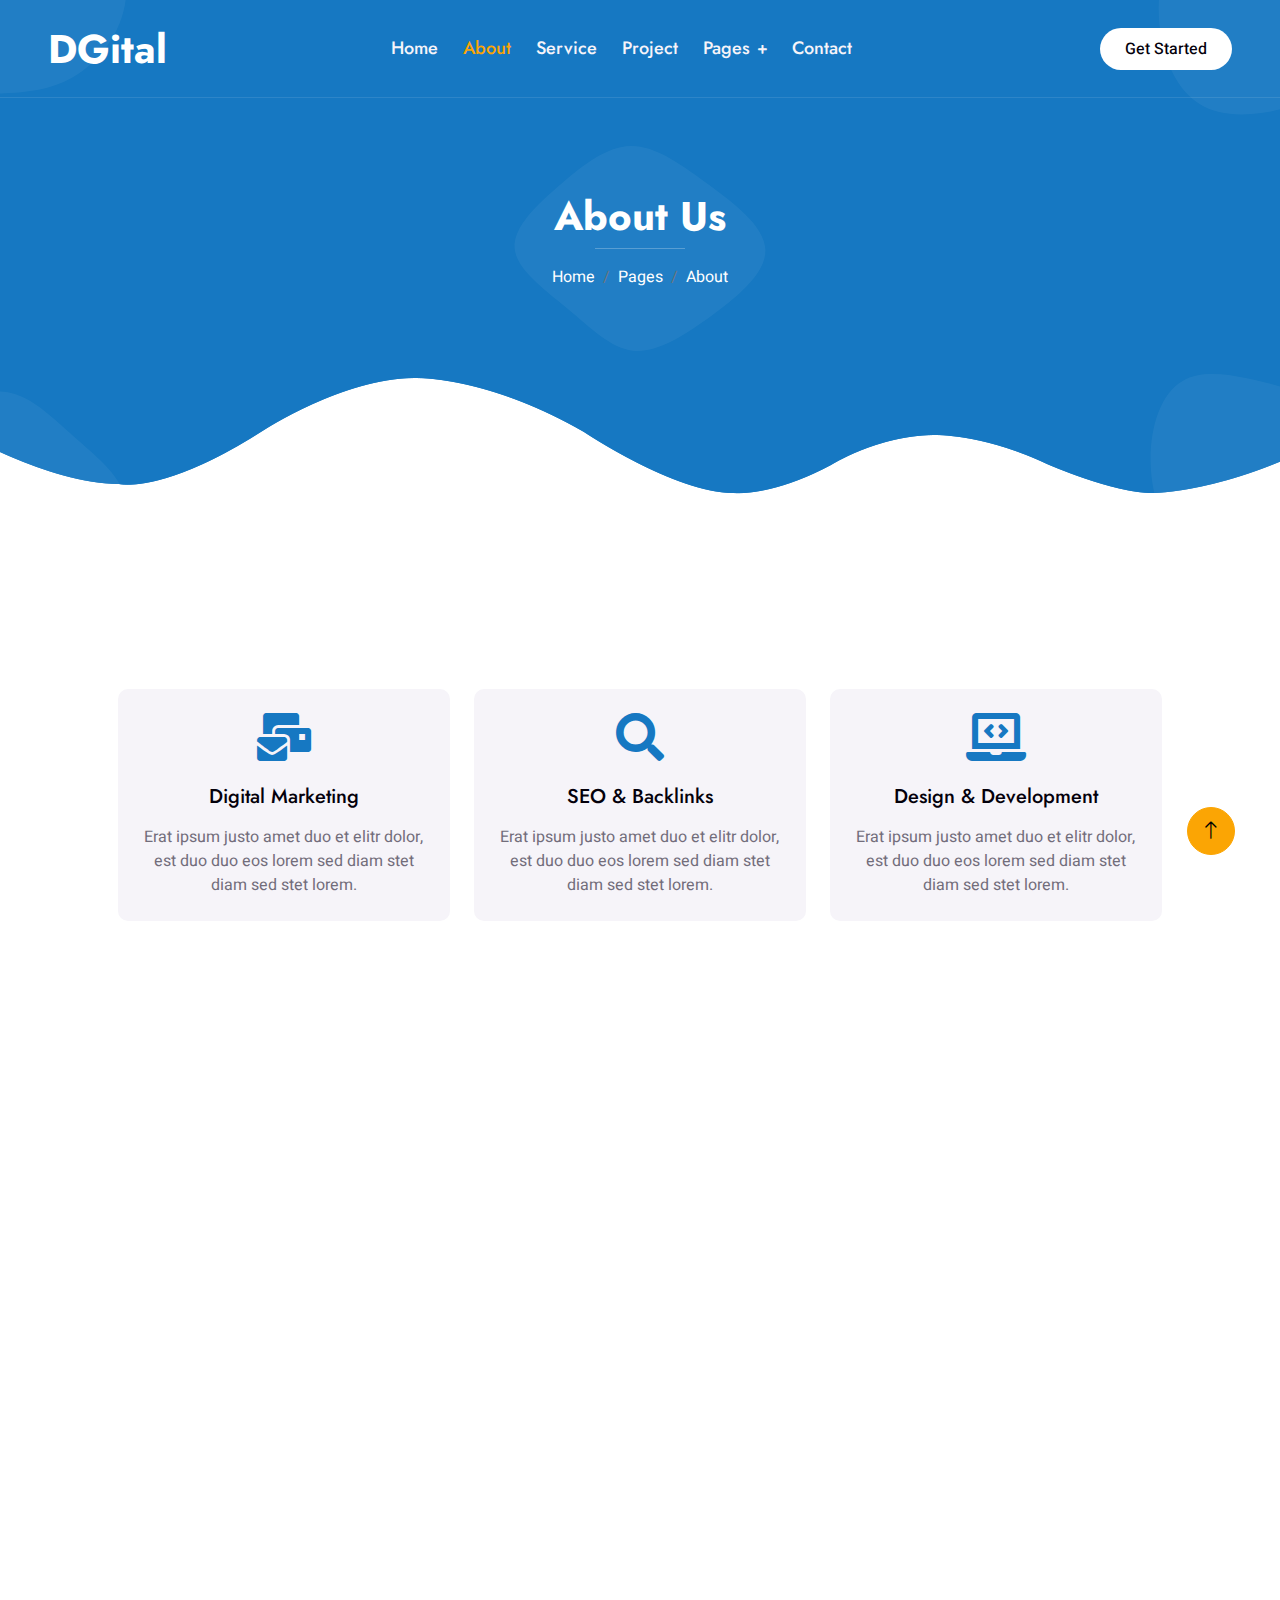
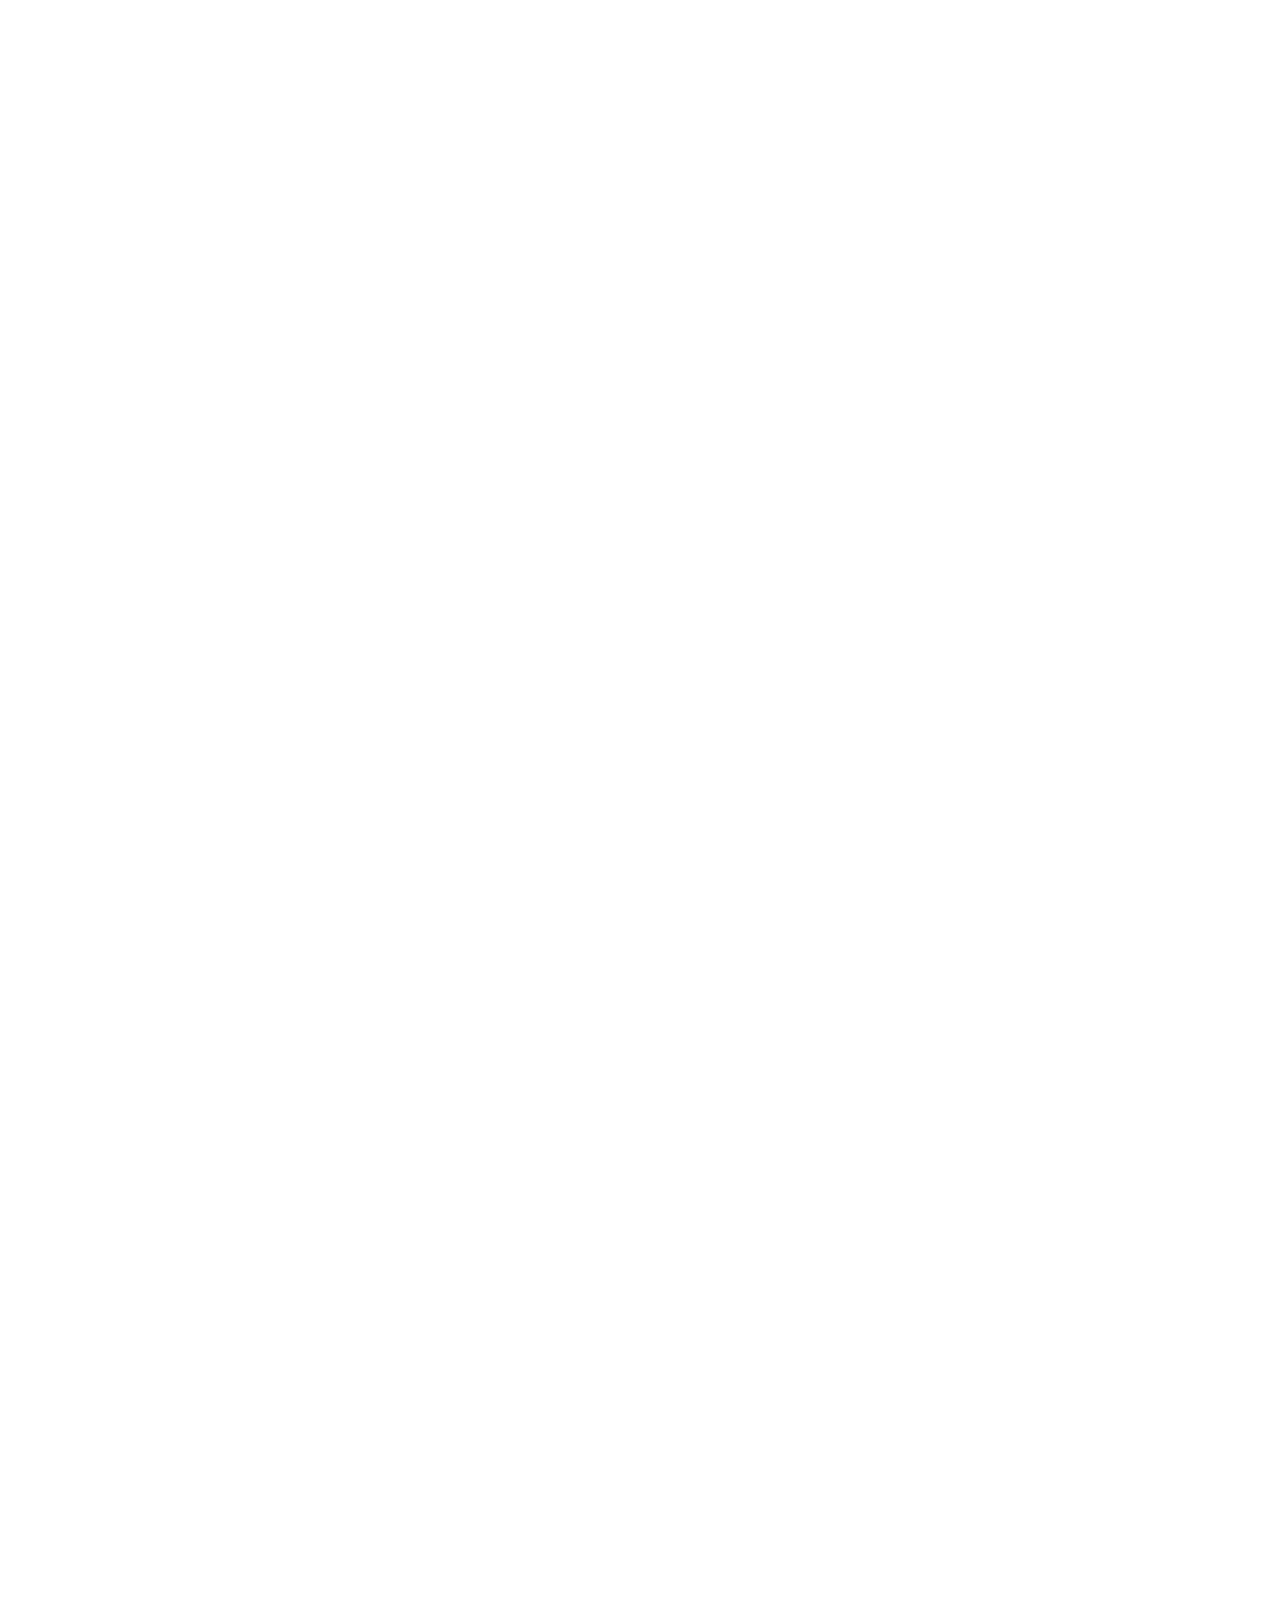
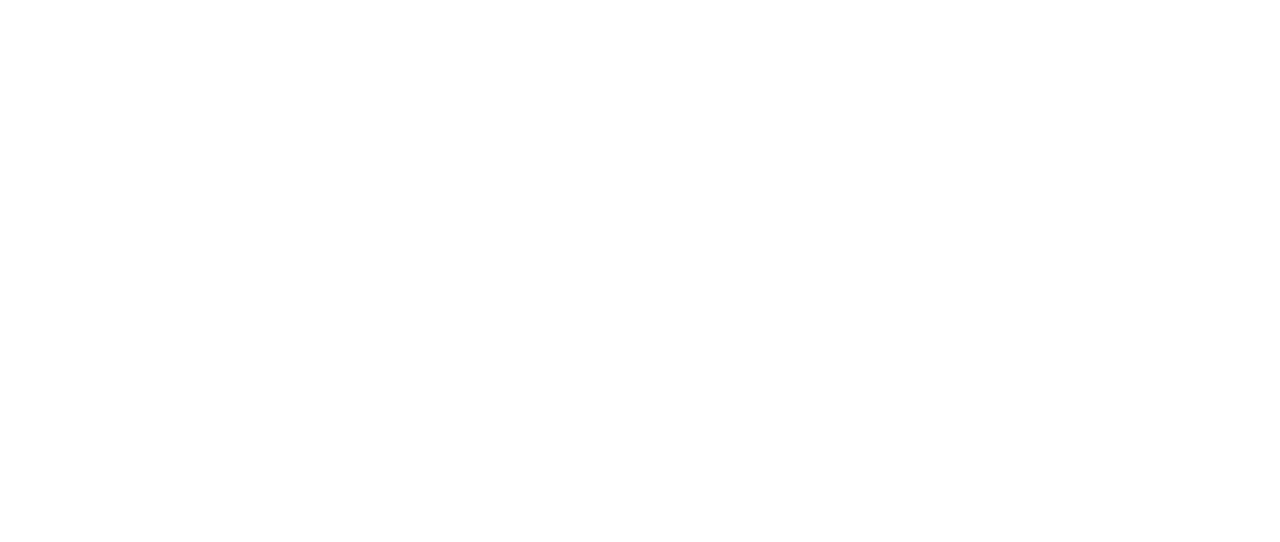
<file: about.html>
<!DOCTYPE html>
<html lang="en">

<head>
    <meta charset="utf-8">
    <title>DGital - Digital Agency HTML Template</title>
    <meta content="width=device-width, initial-scale=1.0" name="viewport">
    <meta content="" name="keywords">
    <meta content="" name="description">

    <!-- Favicon -->
    <link href="img/favicon.ico" rel="icon">

    <!-- Google Web Fonts -->
    <link rel="preconnect" href="https://fonts.googleapis.com">
    <link rel="preconnect" href="https://fonts.gstatic.com" crossorigin>
    <link href="https://fonts.googleapis.com/css2?family=Heebo:wght@400;500&family=Jost:wght@500;600;700&display=swap" rel="stylesheet"> 

    <!-- Icon Font Stylesheet -->
    <link href="https://cdnjs.cloudflare.com/ajax/libs/font-awesome/5.10.0/css/all.min.css" rel="stylesheet">
    <link href="https://cdn.jsdelivr.net/npm/bootstrap-icons@1.4.1/font/bootstrap-icons.css" rel="stylesheet">

    <!-- Libraries Stylesheet -->
    <link href="lib/animate/animate.min.css" rel="stylesheet">
    <link href="lib/owlcarousel/assets/owl.carousel.min.css" rel="stylesheet">
    <link href="lib/lightbox/css/lightbox.min.css" rel="stylesheet">

    <!-- Customized Bootstrap Stylesheet -->
    <link href="css/bootstrap.min.css" rel="stylesheet">

    <!-- Template Stylesheet -->
    <link href="css/style.css" rel="stylesheet">
</head>

<body>
    <div class="container-xxl bg-white p-0">
        <!-- Spinner Start -->
        <div id="spinner" class="show bg-white position-fixed translate-middle w-100 vh-100 top-50 start-50 d-flex align-items-center justify-content-center">
            <div class="spinner-grow text-primary" style="width: 3rem; height: 3rem;" role="status">
                <span class="sr-only">Loading...</span>
            </div>
        </div>
        <!-- Spinner End -->


        <!-- Navbar & Hero Start -->
        <div class="container-xxl position-relative p-0">
            <nav class="navbar navbar-expand-lg navbar-light px-4 px-lg-5 py-3 py-lg-0">
                <a href="" class="navbar-brand p-0">
                    <h1 class="m-0">DGital</h1>
                    <!-- <img src="img/logo.png" alt="Logo"> -->
                </a>
                <button class="navbar-toggler" type="button" data-bs-toggle="collapse" data-bs-target="#navbarCollapse">
                    <span class="fa fa-bars"></span>
                </button>
                <div class="collapse navbar-collapse" id="navbarCollapse">
                    <div class="navbar-nav mx-auto py-0">
                        <a href="index.html" class="nav-item nav-link">Home</a>
                        <a href="about.html" class="nav-item nav-link active">About</a>
                        <a href="service.html" class="nav-item nav-link">Service</a>
                        <a href="project.html" class="nav-item nav-link">Project</a>
                        <div class="nav-item dropdown">
                            <a href="#" class="nav-link dropdown-toggle" data-bs-toggle="dropdown">Pages</a>
                            <div class="dropdown-menu m-0">
                                <a href="team.html" class="dropdown-item">Our Team</a>
                                <a href="testimonial.html" class="dropdown-item">Testimonial</a>
                                <a href="404.html" class="dropdown-item">404 Page</a>
                            </div>
                        </div>
                        <a href="contact.html" class="nav-item nav-link">Contact</a>
                    </div>
                    <a href="" class="btn rounded-pill py-2 px-4 ms-3 d-none d-lg-block">Get Started</a>
                </div>
            </nav>

            <div class="container-xxl py-5 bg-primary hero-header">
                <div class="container my-5 py-5 px-lg-5">
                    <div class="row g-5 py-5">
                        <div class="col-12 text-center">
                            <h1 class="text-white animated slideInDown">About Us</h1>
                            <hr class="bg-white mx-auto mt-0" style="width: 90px;">
                            <nav aria-label="breadcrumb">
                                <ol class="breadcrumb justify-content-center">
                                    <li class="breadcrumb-item"><a class="text-white" href="#">Home</a></li>
                                    <li class="breadcrumb-item"><a class="text-white" href="#">Pages</a></li>
                                    <li class="breadcrumb-item text-white active" aria-current="page">About</li>
                                </ol>
                            </nav>
                        </div>
                    </div>
                </div>
            </div>
        </div>
        <!-- Navbar & Hero End -->


        <!-- Feature Start -->
        <div class="container-xxl py-5">
            <div class="container py-5 px-lg-5">
                <div class="row g-4">
                    <div class="col-lg-4 wow fadeInUp" data-wow-delay="0.1s">
                        <div class="feature-item bg-light rounded text-center p-4">
                            <i class="fa fa-3x fa-mail-bulk text-primary mb-4"></i>
                            <h5 class="mb-3">Digital Marketing</h5>
                            <p class="m-0">Erat ipsum justo amet duo et elitr dolor, est duo duo eos lorem sed diam stet diam sed stet lorem.</p>
                        </div>
                    </div>
                    <div class="col-lg-4 wow fadeInUp" data-wow-delay="0.3s">
                        <div class="feature-item bg-light rounded text-center p-4">
                            <i class="fa fa-3x fa-search text-primary mb-4"></i>
                            <h5 class="mb-3">SEO & Backlinks</h5>
                            <p class="m-0">Erat ipsum justo amet duo et elitr dolor, est duo duo eos lorem sed diam stet diam sed stet lorem.</p>
                        </div>
                    </div>
                    <div class="col-lg-4 wow fadeInUp" data-wow-delay="0.5s">
                        <div class="feature-item bg-light rounded text-center p-4">
                            <i class="fa fa-3x fa-laptop-code text-primary mb-4"></i>
                            <h5 class="mb-3">Design & Development</h5>
                            <p class="m-0">Erat ipsum justo amet duo et elitr dolor, est duo duo eos lorem sed diam stet diam sed stet lorem.</p>
                        </div>
                    </div>
                </div>
            </div>
        </div>
        <!-- Feature End -->


        <!-- About Start -->
        <div class="container-xxl py-5">
            <div class="container py-5 px-lg-5">
                <div class="row g-5 align-items-center">
                    <div class="col-lg-6 wow fadeInUp" data-wow-delay="0.1s">
                        <p class="section-title text-secondary">About Us<span></span></p>
                        <h1 class="mb-5">#1 Digital solution with 10 years of experience</h1>
                        <p class="mb-4">Diam dolor diam ipsum et tempor sit. Aliqu diam amet diam et eos labore. Clita erat ipsum et lorem et sit, sed stet no labore lorem sit clita duo justo eirmod magna dolore erat amet</p>
                        <div class="skill mb-4">
                            <div class="d-flex justify-content-between">
                                <p class="mb-2">Digital Marketing</p>
                                <p class="mb-2">85%</p>
                            </div>
                            <div class="progress">
                                <div class="progress-bar bg-primary" role="progressbar" aria-valuenow="85" aria-valuemin="0" aria-valuemax="100"></div>
                            </div>
                        </div>
                        <div class="skill mb-4">
                            <div class="d-flex justify-content-between">
                                <p class="mb-2">SEO & Backlinks</p>
                                <p class="mb-2">90%</p>
                            </div>
                            <div class="progress">
                                <div class="progress-bar bg-secondary" role="progressbar" aria-valuenow="90" aria-valuemin="0" aria-valuemax="100"></div>
                            </div>
                        </div>
                        <div class="skill mb-4">
                            <div class="d-flex justify-content-between">
                                <p class="mb-2">Design & Development</p>
                                <p class="mb-2">95%</p>
                            </div>
                            <div class="progress">
                                <div class="progress-bar bg-dark" role="progressbar" aria-valuenow="95" aria-valuemin="0" aria-valuemax="100"></div>
                            </div>
                        </div>
                        <a href="" class="btn btn-primary py-sm-3 px-sm-5 rounded-pill mt-3">Read More</a>
                    </div>
                    <div class="col-lg-6">
                        <img class="img-fluid wow zoomIn" data-wow-delay="0.5s" src="img/about.png">
                    </div>
                </div>
            </div>
        </div>
        <!-- About End -->


        <!-- Facts Start -->
        <div class="container-xxl bg-primary fact py-5 wow fadeInUp" data-wow-delay="0.1s">
            <div class="container py-5 px-lg-5">
                <div class="row g-4">
                    <div class="col-md-6 col-lg-3 text-center wow fadeIn" data-wow-delay="0.1s">
                        <i class="fa fa-certificate fa-3x text-secondary mb-3"></i>
                        <h1 class="text-white mb-2" data-toggle="counter-up">1234</h1>
                        <p class="text-white mb-0">Years Experience</p>
                    </div>
                    <div class="col-md-6 col-lg-3 text-center wow fadeIn" data-wow-delay="0.3s">
                        <i class="fa fa-users-cog fa-3x text-secondary mb-3"></i>
                        <h1 class="text-white mb-2" data-toggle="counter-up">1234</h1>
                        <p class="text-white mb-0">Team Members</p>
                    </div>
                    <div class="col-md-6 col-lg-3 text-center wow fadeIn" data-wow-delay="0.5s">
                        <i class="fa fa-users fa-3x text-secondary mb-3"></i>
                        <h1 class="text-white mb-2" data-toggle="counter-up">1234</h1>
                        <p class="text-white mb-0">Satisfied Clients</p>
                    </div>
                    <div class="col-md-6 col-lg-3 text-center wow fadeIn" data-wow-delay="0.7s">
                        <i class="fa fa-check fa-3x text-secondary mb-3"></i>
                        <h1 class="text-white mb-2" data-toggle="counter-up">1234</h1>
                        <p class="text-white mb-0">Compleate Projects</p>
                    </div>
                </div>
            </div>
        </div>
        <!-- Facts End -->
        

        <!-- Team Start -->
        <div class="container-xxl py-5">
            <div class="container py-5 px-lg-5">
                <div class="wow fadeInUp" data-wow-delay="0.1s">
                    <p class="section-title text-secondary justify-content-center"><span></span>Our Team<span></span></p>
                    <h1 class="text-center mb-5">Our Team Members</h1>
                </div>
                <div class="row g-4">
                    <div class="col-lg-4 col-md-6 wow fadeInUp" data-wow-delay="0.1s">
                        <div class="team-item bg-light rounded">
                            <div class="text-center border-bottom p-4">
                                <img class="img-fluid rounded-circle mb-4" src="img/team-1.jpg" alt="">
                                <h5>John Doe</h5>
                                <span>CEO & Founder</span>
                            </div>
                            <div class="d-flex justify-content-center p-4">
                                <a class="btn btn-square mx-1" href=""><i class="fab fa-facebook-f"></i></a>
                                <a class="btn btn-square mx-1" href=""><i class="fab fa-twitter"></i></a>
                                <a class="btn btn-square mx-1" href=""><i class="fab fa-instagram"></i></a>
                                <a class="btn btn-square mx-1" href=""><i class="fab fa-linkedin-in"></i></a>
                            </div>
                        </div>
                    </div>
                    <div class="col-lg-4 col-md-6 wow fadeInUp" data-wow-delay="0.3s">
                        <div class="team-item bg-light rounded">
                            <div class="text-center border-bottom p-4">
                                <img class="img-fluid rounded-circle mb-4" src="img/team-2.jpg" alt="">
                                <h5>Jessica Brown</h5>
                                <span>Web Designer</span>
                            </div>
                            <div class="d-flex justify-content-center p-4">
                                <a class="btn btn-square mx-1" href=""><i class="fab fa-facebook-f"></i></a>
                                <a class="btn btn-square mx-1" href=""><i class="fab fa-twitter"></i></a>
                                <a class="btn btn-square mx-1" href=""><i class="fab fa-instagram"></i></a>
                                <a class="btn btn-square mx-1" href=""><i class="fab fa-linkedin-in"></i></a>
                            </div>
                        </div>
                    </div>
                    <div class="col-lg-4 col-md-6 wow fadeInUp" data-wow-delay="0.5s">
                        <div class="team-item bg-light rounded">
                            <div class="text-center border-bottom p-4">
                                <img class="img-fluid rounded-circle mb-4" src="img/team-3.jpg" alt="">
                                <h5>Tony Johnson</h5>
                                <span>SEO Expert</span>
                            </div>
                            <div class="d-flex justify-content-center p-4">
                                <a class="btn btn-square mx-1" href=""><i class="fab fa-facebook-f"></i></a>
                                <a class="btn btn-square mx-1" href=""><i class="fab fa-twitter"></i></a>
                                <a class="btn btn-square mx-1" href=""><i class="fab fa-instagram"></i></a>
                                <a class="btn btn-square mx-1" href=""><i class="fab fa-linkedin-in"></i></a>
                            </div>
                        </div>
                    </div>
                </div>
            </div>
        </div>
        <!-- Team End -->
        

        <!-- Footer Start -->
        <div class="container-fluid bg-primary text-light footer wow fadeIn" data-wow-delay="0.1s">
            <div class="container py-5 px-lg-5">
                <div class="row g-5">
                    <div class="col-md-6 col-lg-3">
                        <p class="section-title text-white h5 mb-4">Address<span></span></p>
                        <p><i class="fa fa-map-marker-alt me-3"></i>123 Street, New York, USA</p>
                        <p><i class="fa fa-phone-alt me-3"></i>+012 345 67890</p>
                        <p><i class="fa fa-envelope me-3"></i>info@example.com</p>
                        <div class="d-flex pt-2">
                            <a class="btn btn-outline-light btn-social" href=""><i class="fab fa-twitter"></i></a>
                            <a class="btn btn-outline-light btn-social" href=""><i class="fab fa-facebook-f"></i></a>
                            <a class="btn btn-outline-light btn-social" href=""><i class="fab fa-instagram"></i></a>
                            <a class="btn btn-outline-light btn-social" href=""><i class="fab fa-linkedin-in"></i></a>
                        </div>
                    </div>
                    <div class="col-md-6 col-lg-3">
                        <p class="section-title text-white h5 mb-4">Quick Link<span></span></p>
                        <a class="btn btn-link" href="">About Us</a>
                        <a class="btn btn-link" href="">Contact Us</a>
                        <a class="btn btn-link" href="">Privacy Policy</a>
                        <a class="btn btn-link" href="">Terms & Condition</a>
                        <a class="btn btn-link" href="">Career</a>
                    </div>
                    <div class="col-md-6 col-lg-3">
                        <p class="section-title text-white h5 mb-4">Gallery<span></span></p>
                        <div class="row g-2">
                            <div class="col-4">
                                <img class="img-fluid" src="img/portfolio-1.jpg" alt="Image">
                            </div>
                            <div class="col-4">
                                <img class="img-fluid" src="img/portfolio-2.jpg" alt="Image">
                            </div>
                            <div class="col-4">
                                <img class="img-fluid" src="img/portfolio-3.jpg" alt="Image">
                            </div>
                            <div class="col-4">
                                <img class="img-fluid" src="img/portfolio-4.jpg" alt="Image">
                            </div>
                            <div class="col-4">
                                <img class="img-fluid" src="img/portfolio-5.jpg" alt="Image">
                            </div>
                            <div class="col-4">
                                <img class="img-fluid" src="img/portfolio-6.jpg" alt="Image">
                            </div>
                        </div>
                    </div>
                    <div class="col-md-6 col-lg-3">
                        <p class="section-title text-white h5 mb-4">Newsletter<span></span></p>
                        <p>Lorem ipsum dolor sit amet elit. Phasellus nec pretium mi. Curabitur facilisis ornare velit non vulpu</p>
                        <div class="position-relative w-100 mt-3">
                            <input class="form-control border-0 rounded-pill w-100 ps-4 pe-5" type="text" placeholder="Your Email" style="height: 48px;">
                            <button type="button" class="btn shadow-none position-absolute top-0 end-0 mt-1 me-2"><i class="fa fa-paper-plane text-primary fs-4"></i></button>
                        </div>
                    </div>
                </div>
            </div>
            <div class="container px-lg-5">
                <div class="copyright">
                    <div class="row">
                        <div class="col-md-6 text-center text-md-start mb-3 mb-md-0">
                            &copy; <a class="border-bottom" href="#">Your Site Name</a>, All Right Reserved. 
							
							<!--/*** This template is free as long as you keep the footer author’s credit link/attribution link/backlink. If you'd like to use the template without the footer author’s credit link/attribution link/backlink, you can purchase the Credit Removal License from "https://htmlcodex.com/credit-removal". Thank you for your support. ***/-->
							Designed By <a class="border-bottom" href="https://htmlcodex.com">HTML Codex</a>
                        </div>
                        <div class="col-md-6 text-center text-md-end">
                            <div class="footer-menu">
                                <a href="">Home</a>
                                <a href="">Cookies</a>
                                <a href="">Help</a>
                                <a href="">FQAs</a>
                            </div>
                        </div>
                    </div>
                </div>
            </div>
        </div>
        <!-- Footer End -->


        <!-- Back to Top -->
        <a href="#" class="btn btn-lg btn-secondary btn-lg-square back-to-top"><i class="bi bi-arrow-up"></i></a>
    </div>

    <!-- JavaScript Libraries -->
    <script src="https://code.jquery.com/jquery-3.4.1.min.js"></script>
    <script src="https://cdn.jsdelivr.net/npm/bootstrap@5.0.0/dist/js/bootstrap.bundle.min.js"></script>
    <script src="lib/wow/wow.min.js"></script>
    <script src="lib/easing/easing.min.js"></script>
    <script src="lib/waypoints/waypoints.min.js"></script>
    <script src="lib/counterup/counterup.min.js"></script>
    <script src="lib/owlcarousel/owl.carousel.min.js"></script>
    <script src="lib/isotope/isotope.pkgd.min.js"></script>
    <script src="lib/lightbox/js/lightbox.min.js"></script>

    <!-- Template Javascript -->
    <script src="js/main.js"></script>
</body>

</html>
</file>
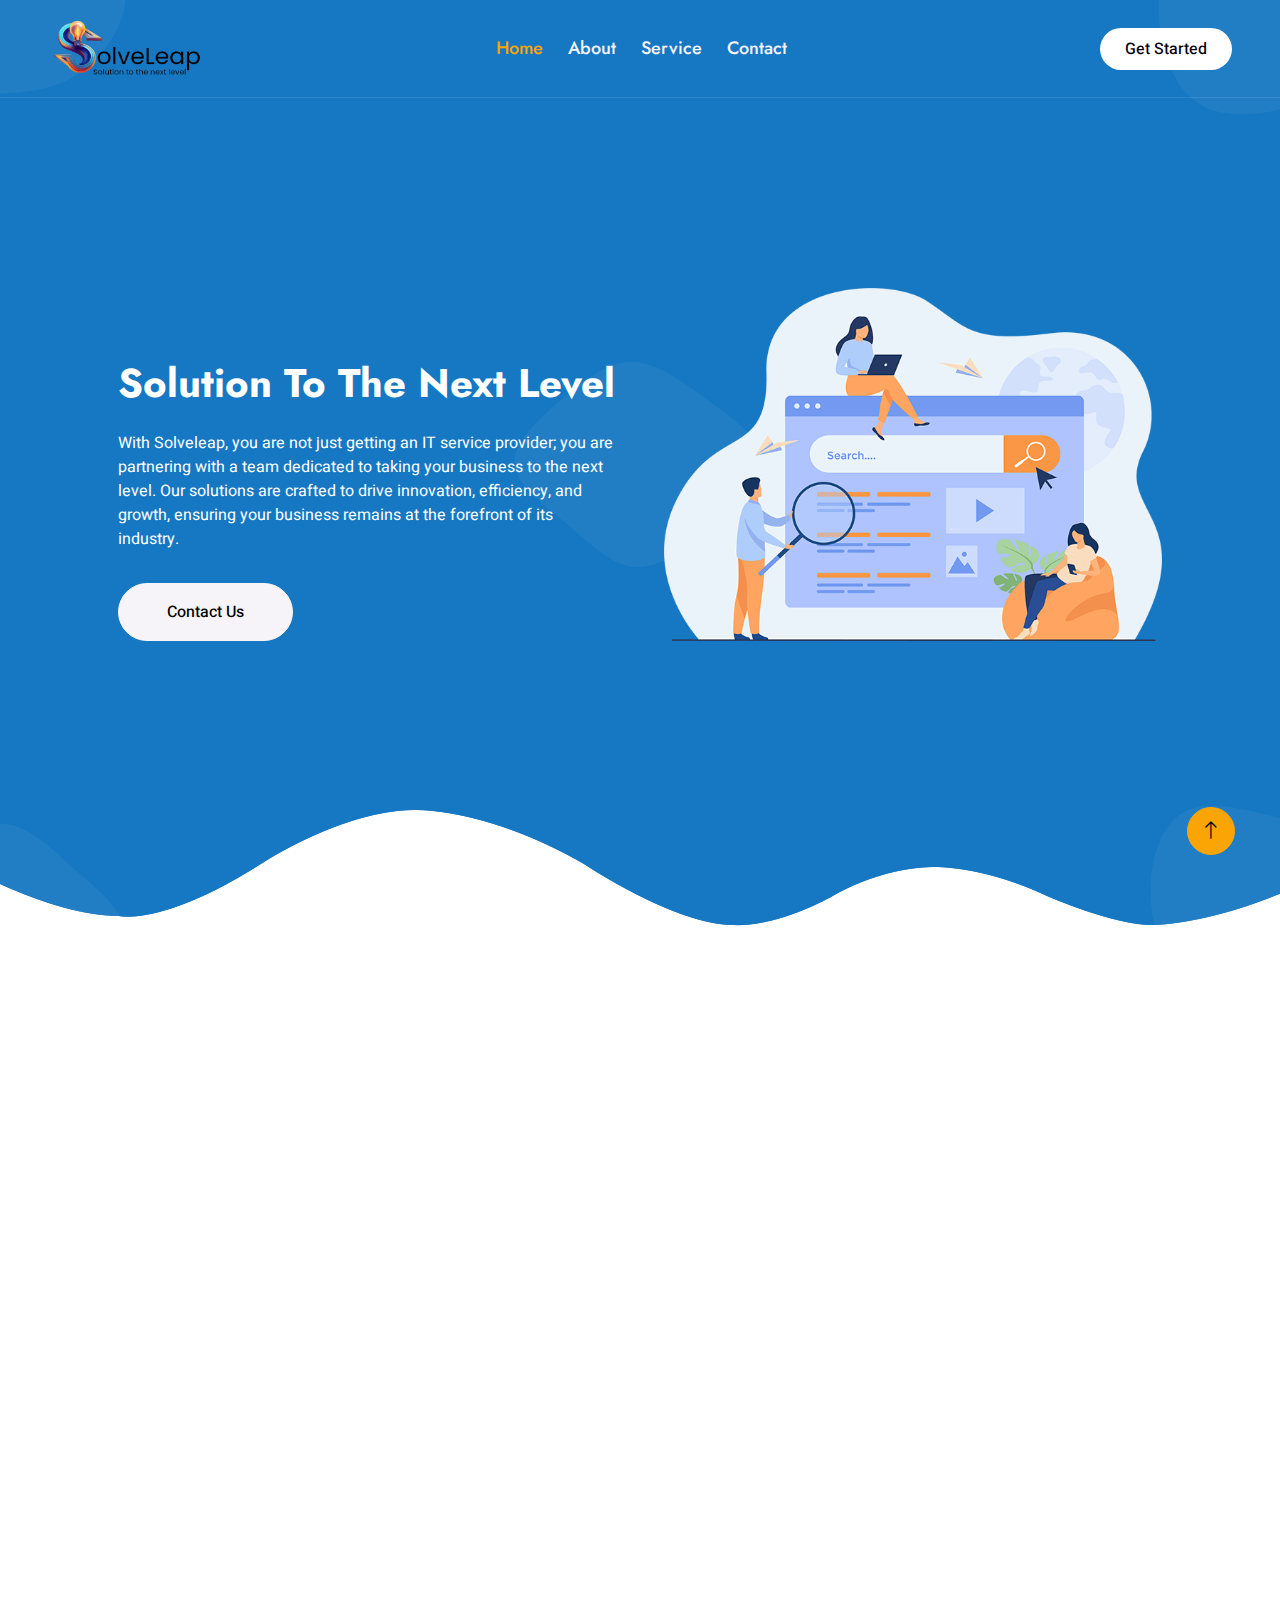
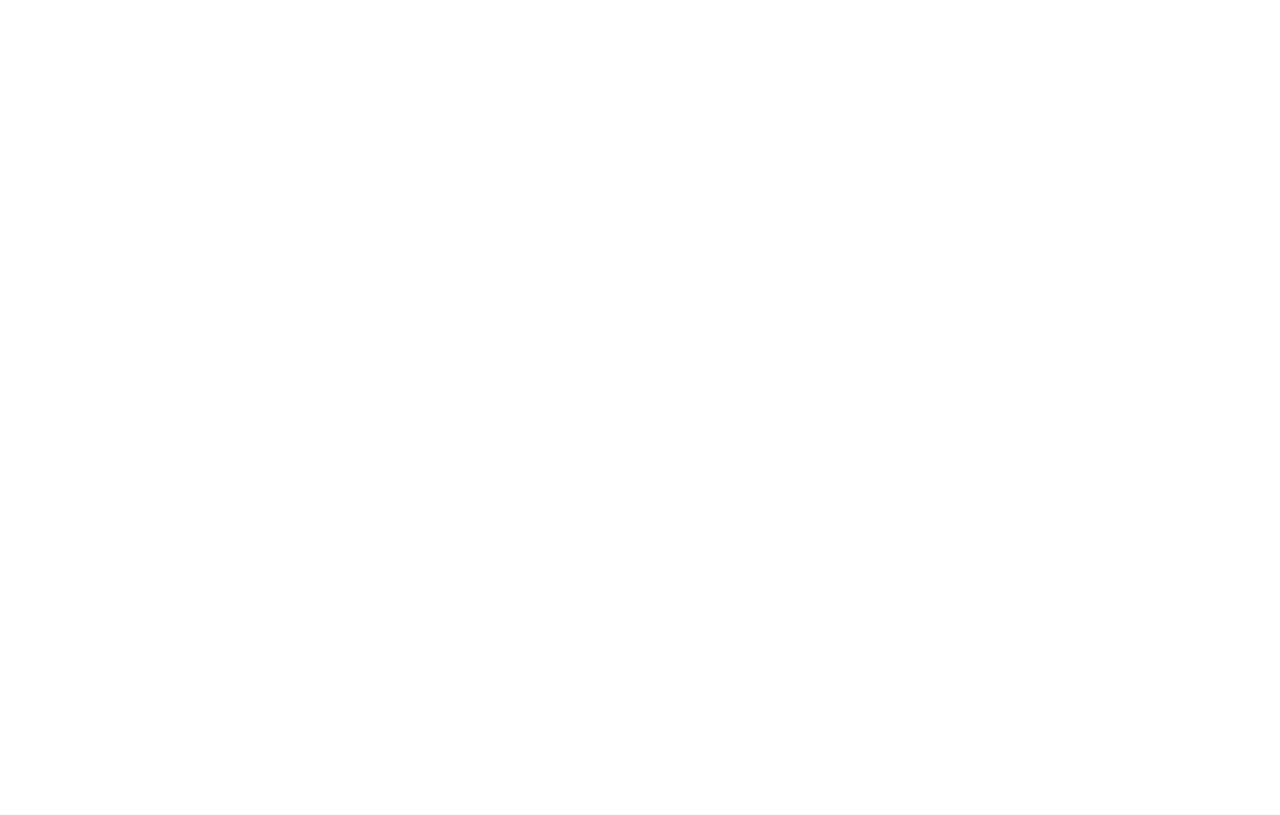
<file: contact.html>
<!DOCTYPE html>
<html lang="en">

<head>
    <meta charset="utf-8">
    <title>Solveleap IT Company</title>
    <meta content="width=device-width, initial-scale=1.0" name="viewport">
    <meta content="" name="keywords">
    <meta content="" name="description">

    <!-- Favicon -->
    <link href="img/favicon.ico" rel="icon">

    <!-- Google Web Fonts -->
    <link rel="preconnect" href="https://fonts.googleapis.com">
    <link rel="preconnect" href="https://fonts.gstatic.com" crossorigin>
    <link href="https://fonts.googleapis.com/css2?family=Heebo:wght@400;500&family=Jost:wght@500;600;700&display=swap" rel="stylesheet"> 

    <!-- Icon Font Stylesheet -->
    <link href="https://cdnjs.cloudflare.com/ajax/libs/font-awesome/5.10.0/css/all.min.css" rel="stylesheet">
    <link href="https://cdn.jsdelivr.net/npm/bootstrap-icons@1.4.1/font/bootstrap-icons.css" rel="stylesheet">

    <!-- Libraries Stylesheet -->
    <link href="lib/animate/animate.min.css" rel="stylesheet">
    <link href="lib/owlcarousel/assets/owl.carousel.min.css" rel="stylesheet">
    <link href="lib/lightbox/css/lightbox.min.css" rel="stylesheet">

    <!-- Customized Bootstrap Stylesheet -->
    <link href="css/bootstrap.min.css" rel="stylesheet">

    <!-- Template Stylesheet -->
    <link href="css/style.css" rel="stylesheet">
</head>

<body>
    <div class="container-xxl bg-white p-0">
        <!-- Spinner Start -->
        <div id="spinner" class="show bg-white position-fixed translate-middle w-100 vh-100 top-50 start-50 d-flex align-items-center justify-content-center">
            <div class="spinner-grow text-primary" style="width: 3rem; height: 3rem;" role="status">
                <span class="sr-only">Loading...</span>
            </div>
        </div>
        <!-- Spinner End -->

    <!-- Navbar & Hero Start -->
        <div class="container-xxl position-relative p-0">
            <nav class="navbar navbar-expand-lg navbar-light px-4 px-lg-5 py-3 py-lg-0">
                <a href="" class="navbar-brand p-0">
                    <!-- <h1 class="m-0">Solveleap</h1> -->
                    <img class="img-fluid wow zoomIn" data-wow-delay="0.5s" src="img/bgremove-logo.png">
                    <!-- <img src="img/logo.png" alt="Logo"> -->
                </a>
                <button class="navbar-toggler" type="button" data-bs-toggle="collapse" data-bs-target="#navbarCollapse">
                    <span class="fa fa-bars"></span>
                </button>
                <div class="collapse navbar-collapse" id="navbarCollapse">
                    <div class="navbar-nav mx-auto py-0">
                        <a href="index.html" class="nav-item nav-link active">Home</a>
                        <a href="index.html" class="nav-item nav-link">About</a>
                        <a href="index.html" class="nav-item nav-link">Service</a>
                        <!-- <a href="project.html" class="nav-item nav-link">Project</a> -->
                        <!-- <div class="nav-item dropdown">
                            <a href="#" class="nav-link dropdown-toggle" data-bs-toggle="dropdown">Pages</a>
                            <div class="dropdown-menu m-0">
                                <a href="team.html" class="dropdown-item">Our Team</a>
                                <a href="testimonial.html" class="dropdown-item">Testimonial</a>
                                <a href="404.html" class="dropdown-item">404 Page</a>
                            </div>
                        </div> -->
                        <a href="contact.html" class="nav-item nav-link">Contact</a>
                    </div>
                    <a href="contact.html" class="btn rounded-pill py-2 px-4 ms-3 d-none d-lg-block">Get Started</a>
                </div>
            </nav>

            <div class="container-xxl bg-primary hero-header">
                <div class="container px-lg-5">
                    <div class="row g-5 align-items-end">
                        <div class="col-lg-6 text-center text-lg-start">
                            <h1 class="text-white mb-4 animated slideInDown">Solution To The Next Level</h1>
                            <p class="text-white pb-3 animated slideInDown">With Solveleap, you are not just getting an IT service provider; you are partnering with a team dedicated to taking your business to the next level. Our solutions are crafted to drive innovation, efficiency, and growth, ensuring your business remains at the forefront of its industry.</p>
                            <!-- <a href="" class="btn btn-secondary py-sm-3 px-sm-5 rounded-pill me-3 animated slideInLeft">Read More</a> -->
                            <a href="contact.html" class="btn btn-light py-sm-3 px-sm-5 rounded-pill animated slideInRight">Contact Us</a>
                        </div>
                        <div class="col-lg-6 text-center text-lg-start">
                            <img class="img-fluid animated zoomIn" src="img/hero.png" alt="">
                        </div>
                    </div>
                </div>
            </div>
        </div>
    <!-- Navbar & Hero End -->

        <!-- Contact Start -->
        <div class="container-xxl py-5">
            <div class="container py-5 px-lg-5">
                <div class="wow fadeInUp" data-wow-delay="0.1s">
                    <p class="section-title text-secondary justify-content-center"><span></span>Contact Us<span></span></p>
                    <!-- <h1 class="text-center mb-5">Contact For Any Query</h1> -->
                </div>
                <div class="row justify-content-center">
                    <div class="col-lg-7">
                        <div class="wow fadeInUp" data-wow-delay="0.3s">
                            <form netlify method="POST" data-netlify="true">
                                <div class="row g-3">
                                    <!-- Your Name -->
                                    <div class="col-md-6">
                                        <div class="form-floating">
                                            <input type="text" class="form-control" name="name" id="name" placeholder="Your Name" required minlength="3">
                                            <label for="name">Your Name</label>
                                            <div class="invalid-feedback">Please enter a valid name (at least 3 characters).</div>
                                        </div>
                                    </div>
        
                                    <!-- Your Email -->
                                    <div class="col-md-6">
                                        <div class="form-floating">
                                            <input type="email" class="form-control" name="email" id="email" placeholder="Your Email" required>
                                            <label for="email">Your Email</label>
                                            <div class="invalid-feedback">Please enter a valid email address.</div>
                                        </div>
                                    </div>
        
                                    <!-- Subject -->
                                    <div class="col-12">
                                        <div class="form-floating">
                                            <input type="text" class="form-control" name="subject" id="subject" placeholder="Subject" required minlength="5">
                                            <label for="subject">Subject</label>
                                            <div class="invalid-feedback">Please enter a subject (at least 5 characters).</div>
                                        </div>
                                    </div>
        
                                    <!-- Service Dropdown -->
                                    <div class="col-12">
                                        <div class="form-floating">
                                            <select class="form-control" name="service" id="service">
                                                <option value="" disabled selected>Select a Service</option>
                                                <option value="web-development">Web Development</option>
                                                <option value="mobile-app-development">Mobile App Development</option>
                                                <option value="cloud-computing">Cloud Computing</option>
                                                <option value="ai-ml-services">AI & ML Services</option>
                                                <option value="software-consulting">Software Consulting</option>
                                            </select>
                                            <label for="service">Choose a Service</label>
                                        </div>
                                    </div>
        
                                    <!-- Message -->
                                    <div class="col-12">
                                        <div class="form-floating">
                                            <textarea class="form-control" placeholder="Leave a message here" name="message" id="message" style="height: 150px"></textarea>
                                            <label for="message">Message</label>
                                        </div>
                                    </div>
        
                                    <!-- Submit Button -->
                                    <div class="col-12">
                                        <button class="btn btn-primary w-100 py-3" type="submit">Send Message</button>
                                    </div>
                                </div>
                            </form>
                        </div>
                    </div>
                </div>
            </div>
        </div>
        
        <!-- Contact End -->
        
     <!-- Footer Start -->
     <div class="container-fluid bg-primary text-light footer wow fadeIn" data-wow-delay="0.1s">
        <div class="container py-5 px-lg-5">
            <div class="row g-5">
                <div class="col-md-6 col-lg-3">
                    <p class="section-title text-white h5 mb-4">Address<span></span></p>
                    <p><i class="fa fa-map-marker-alt me-3"></i>Vasant Venue,Ram Kuwar Thakur Road, Mumbai, Maharashtra 400068</p>
                    <p><i class="fa fa-phone-alt me-3"></i>+91 8655666021</p>
                    <p><i class="fa fa-phone-alt me-3"></i>+91 8451878429</p>
                    <p><i class="fa fa-envelope me-3"></i>solveleap@gmail.com</p>
                    <div class="d-flex pt-2">
                        <a class="btn btn-outline-light btn-social" href=""><i class="fab fa-twitter"></i></a>
                        <a class="btn btn-outline-light btn-social" href=""><i class="fab fa-facebook-f"></i></a>
                        <a class="btn btn-outline-light btn-social" href=""><i class="fab fa-instagram"></i></a>
                        <a class="btn btn-outline-light btn-social" href=""><i class="fab fa-linkedin-in"></i></a>
                    </div>
                </div>
                <div class="col-md-6 col-lg-3">
                    <p class="section-title text-white h5 mb-4">Quick Link<span></span></p>
                    <a class="btn btn-link" href="">About Us</a>
                    <a class="btn btn-link" href="contact.html">Contact Us</a>
                    <a class="btn btn-link" href="">Privacy Policy</a>
                    <a class="btn btn-link" href="">Terms & Condition</a>
                    <a class="btn btn-link" href="">Career</a>
                </div>
                <div class="col-md-6 col-lg-3">
                    <p class="section-title text-white h5 mb-4">Gallery<span></span></p>
                    <div class="row g-2">
                        <div class="col-4">
                            <img class="img-fluid" src="img/portfolio-1.jpg" alt="Image">
                        </div>
                        <div class="col-4">
                            <img class="img-fluid" src="img/portfolio-2.jpg" alt="Image">
                        </div>
                        <div class="col-4">
                            <img class="img-fluid" src="img/portfolio-3.jpg" alt="Image">
                        </div>
                        <div class="col-4">
                            <img class="img-fluid" src="img/portfolio-4.jpg" alt="Image">
                        </div>
                        <div class="col-4">
                            <img class="img-fluid" src="img/portfolio-5.jpg" alt="Image">
                        </div>
                        <div class="col-4">
                            <img class="img-fluid" src="img/portfolio-6.jpg" alt="Image">
                        </div>
                    </div>
                </div>
                <div class="col-md-6 col-lg-3">
                    <p class="section-title text-white h5 mb-4">Newsletter<span></span></p>
                    <p>Lorem ipsum dolor sit amet elit. Phasellus nec pretium mi. Curabitur facilisis ornare velit non vulpu</p>
                    <div class="position-relative w-100 mt-3">
                        <input class="form-control border-0 rounded-pill w-100 ps-4 pe-5" type="text" placeholder="Your Email" style="height: 48px;">
                        <button type="button" class="btn shadow-none position-absolute top-0 end-0 mt-1 me-2"><i class="fa fa-paper-plane text-primary fs-4"></i></button>
                    </div>
                </div>
            </div>
        </div>
        <div class="container px-lg-5">
            <div class="copyright">
                <div class="row">
                    <div class="col-md-6 text-center text-md-start mb-3 mb-md-0">
                        &copy; <a class="border-bottom" href="#">Solveleap</a>, All Right Reserved. 
                        
                        <!--/*** This template is free as long as you keep the footer author’s credit link/attribution link/backlink. If you'd like to use the template without the footer author’s credit link/attribution link/backlink, you can purchase the Credit Removal License from "https://htmlcodex.com/credit-removal". Thank you for your support. ***/-->
                        <!-- Designed By <a class="border-bottom" href="https://solveleap.com">Solveleap</a> -->
                    </div>
                    <!-- <div class="col-md-6 text-center text-md-end">
                        <div class="footer-menu">
                            <a href="">Home</a>
                            <a href="">Cookies</a>
                            <a href="">Help</a>
                            <a href="">FQAs</a>
                        </div>
                    </div> -->
                </div>
            </div>
        </div>
    </div>
    <!-- Footer End -->


        <!-- Back to Top -->
        <a href="#" class="btn btn-lg btn-secondary btn-lg-square back-to-top"><i class="bi bi-arrow-up"></i></a>
    </div>

    <!-- JavaScript Libraries -->
    <script src="https://code.jquery.com/jquery-3.4.1.min.js"></script>
    <script src="https://cdn.jsdelivr.net/npm/bootstrap@5.0.0/dist/js/bootstrap.bundle.min.js"></script>
    <script src="lib/wow/wow.min.js"></script>
    <script src="lib/easing/easing.min.js"></script>
    <script src="lib/waypoints/waypoints.min.js"></script>
    <script src="lib/counterup/counterup.min.js"></script>
    <script src="lib/owlcarousel/owl.carousel.min.js"></script>
    <script src="lib/isotope/isotope.pkgd.min.js"></script>
    <script src="lib/lightbox/js/lightbox.min.js"></script>

    <!-- Template Javascript -->
    <script src="js/main.js"></script>
</body>

</html>
</file>
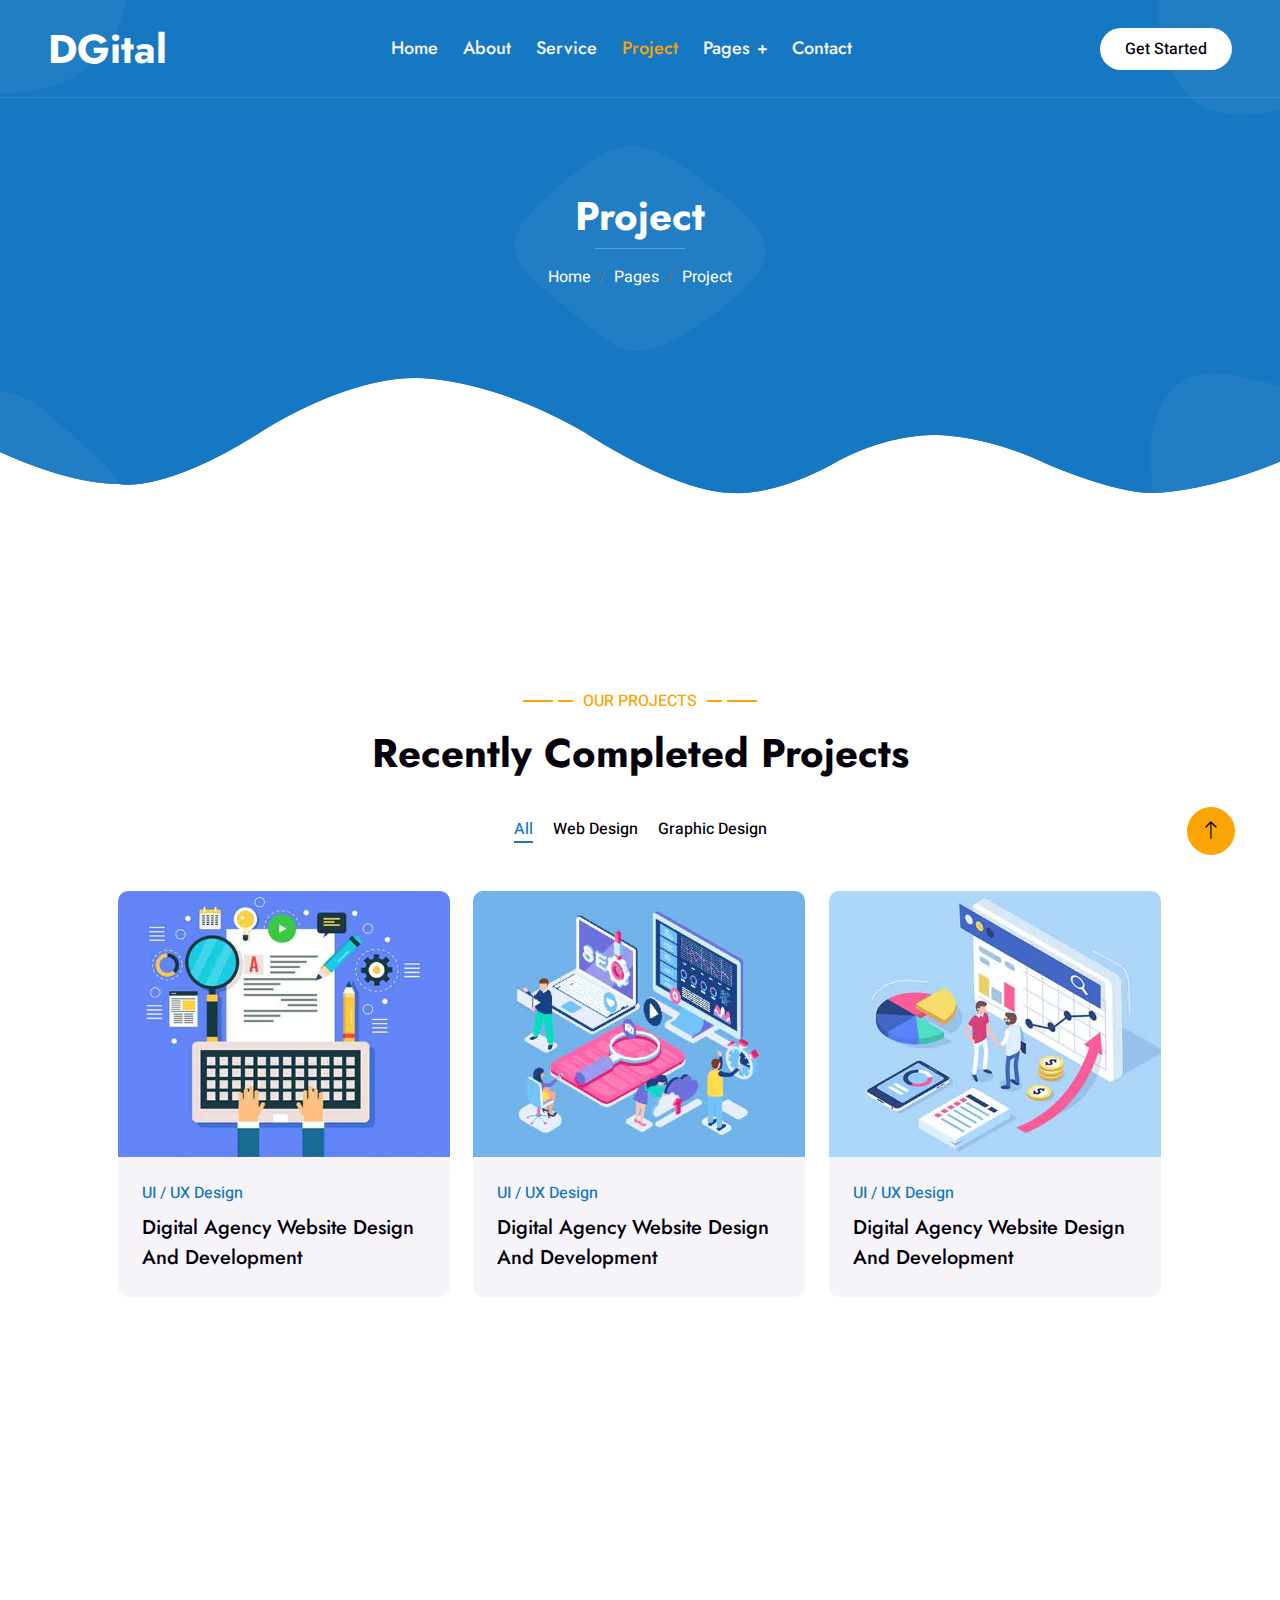
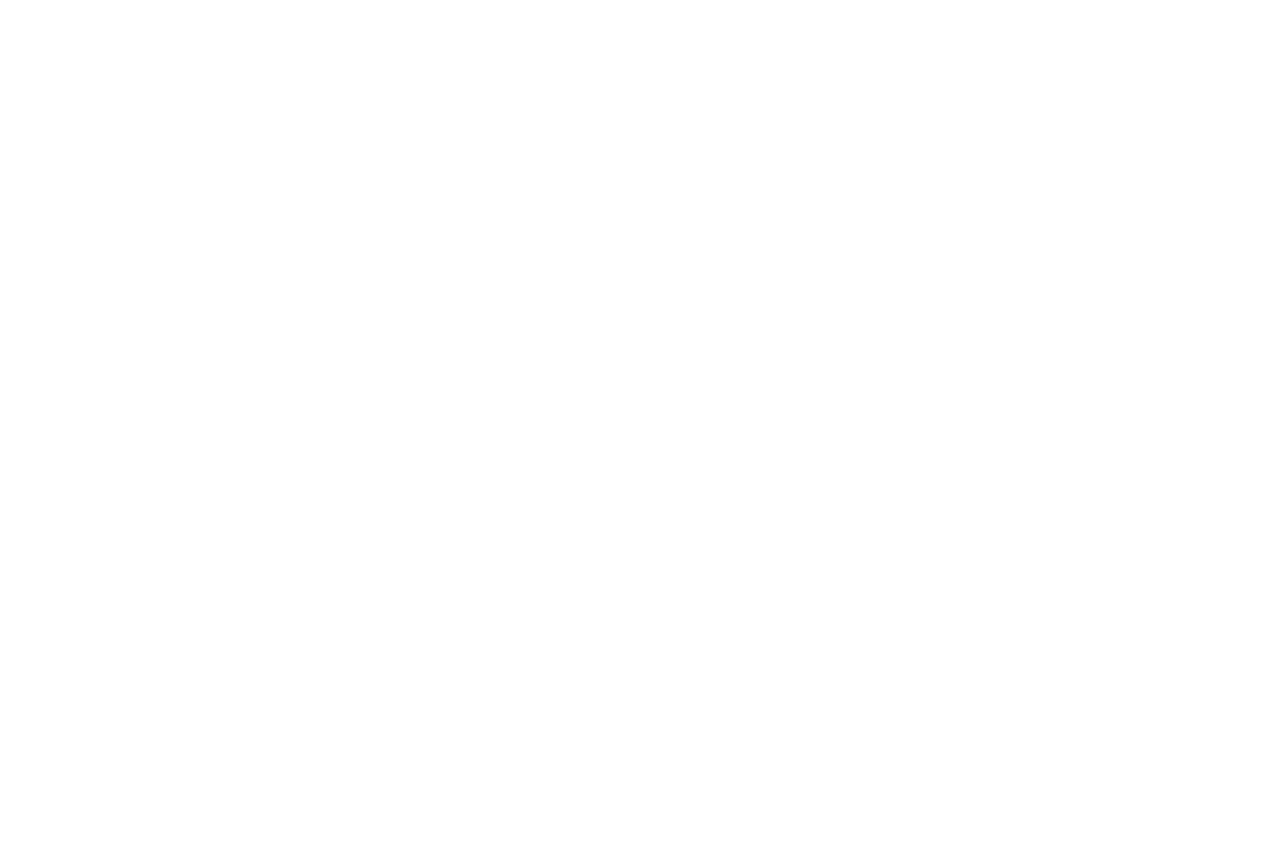
<file: project.html>
<!DOCTYPE html>
<html lang="en">

<head>
    <meta charset="utf-8">
    <title>DGital - Digital Agency HTML Template</title>
    <meta content="width=device-width, initial-scale=1.0" name="viewport">
    <meta content="" name="keywords">
    <meta content="" name="description">

    <!-- Favicon -->
    <link href="img/favicon.ico" rel="icon">

    <!-- Google Web Fonts -->
    <link rel="preconnect" href="https://fonts.googleapis.com">
    <link rel="preconnect" href="https://fonts.gstatic.com" crossorigin>
    <link href="https://fonts.googleapis.com/css2?family=Heebo:wght@400;500&family=Jost:wght@500;600;700&display=swap" rel="stylesheet"> 

    <!-- Icon Font Stylesheet -->
    <link href="https://cdnjs.cloudflare.com/ajax/libs/font-awesome/5.10.0/css/all.min.css" rel="stylesheet">
    <link href="https://cdn.jsdelivr.net/npm/bootstrap-icons@1.4.1/font/bootstrap-icons.css" rel="stylesheet">

    <!-- Libraries Stylesheet -->
    <link href="lib/animate/animate.min.css" rel="stylesheet">
    <link href="lib/owlcarousel/assets/owl.carousel.min.css" rel="stylesheet">
    <link href="lib/lightbox/css/lightbox.min.css" rel="stylesheet">

    <!-- Customized Bootstrap Stylesheet -->
    <link href="css/bootstrap.min.css" rel="stylesheet">

    <!-- Template Stylesheet -->
    <link href="css/style.css" rel="stylesheet">
</head>

<body>
    <div class="container-xxl bg-white p-0">
        <!-- Spinner Start -->
        <div id="spinner" class="show bg-white position-fixed translate-middle w-100 vh-100 top-50 start-50 d-flex align-items-center justify-content-center">
            <div class="spinner-grow text-primary" style="width: 3rem; height: 3rem;" role="status">
                <span class="sr-only">Loading...</span>
            </div>
        </div>
        <!-- Spinner End -->


        <!-- Navbar & Hero Start -->
        <div class="container-xxl position-relative p-0">
            <nav class="navbar navbar-expand-lg navbar-light px-4 px-lg-5 py-3 py-lg-0">
                <a href="" class="navbar-brand p-0">
                    <h1 class="m-0">DGital</h1>
                    <!-- <img src="img/logo.png" alt="Logo"> -->
                </a>
                <button class="navbar-toggler" type="button" data-bs-toggle="collapse" data-bs-target="#navbarCollapse">
                    <span class="fa fa-bars"></span>
                </button>
                <div class="collapse navbar-collapse" id="navbarCollapse">
                    <div class="navbar-nav mx-auto py-0">
                        <a href="index.html" class="nav-item nav-link">Home</a>
                        <a href="about.html" class="nav-item nav-link">About</a>
                        <a href="service.html" class="nav-item nav-link">Service</a>
                        <a href="project.html" class="nav-item nav-link active">Project</a>
                        <div class="nav-item dropdown">
                            <a href="#" class="nav-link dropdown-toggle" data-bs-toggle="dropdown">Pages</a>
                            <div class="dropdown-menu m-0">
                                <a href="team.html" class="dropdown-item">Our Team</a>
                                <a href="testimonial.html" class="dropdown-item">Testimonial</a>
                                <a href="404.html" class="dropdown-item">404 Page</a>
                            </div>
                        </div>
                        <a href="contact.html" class="nav-item nav-link">Contact</a>
                    </div>
                    <a href="" class="btn rounded-pill py-2 px-4 ms-3 d-none d-lg-block">Get Started</a>
                </div>
            </nav>

            <div class="container-xxl py-5 bg-primary hero-header">
                <div class="container my-5 py-5 px-lg-5">
                    <div class="row g-5 py-5">
                        <div class="col-12 text-center">
                            <h1 class="text-white animated slideInDown">Project</h1>
                            <hr class="bg-white mx-auto mt-0" style="width: 90px;">
                            <nav aria-label="breadcrumb">
                                <ol class="breadcrumb justify-content-center">
                                    <li class="breadcrumb-item"><a class="text-white" href="#">Home</a></li>
                                    <li class="breadcrumb-item"><a class="text-white" href="#">Pages</a></li>
                                    <li class="breadcrumb-item text-white active" aria-current="page">Project</li>
                                </ol>
                            </nav>
                        </div>
                    </div>
                </div>
            </div>
        </div>
        <!-- Navbar & Hero End -->


        <!-- Projects Start -->
        <div class="container-xxl py-5">
            <div class="container py-5 px-lg-5">
                <div class="wow fadeInUp" data-wow-delay="0.1s">
                    <p class="section-title text-secondary justify-content-center"><span></span>Our Projects<span></span></p>
                    <h1 class="text-center mb-5">Recently Completed Projects</h1>
                </div>
                <div class="row mt-n2 wow fadeInUp" data-wow-delay="0.3s">
                    <div class="col-12 text-center">
                        <ul class="list-inline mb-5" id="portfolio-flters">
                            <li class="mx-2 active" data-filter="*">All</li>
                            <li class="mx-2" data-filter=".first">Web Design</li>
                            <li class="mx-2" data-filter=".second">Graphic Design</li>
                        </ul>
                    </div>
                </div>
                <div class="row g-4 portfolio-container">
                    <div class="col-lg-4 col-md-6 portfolio-item first wow fadeInUp" data-wow-delay="0.1s">
                        <div class="rounded overflow-hidden">
                            <div class="position-relative overflow-hidden">
                                <img class="img-fluid w-100" src="img/portfolio-1.jpg" alt="">
                                <div class="portfolio-overlay">
                                    <a class="btn btn-square btn-outline-light mx-1" href="img/portfolio-1.jpg" data-lightbox="portfolio"><i class="fa fa-eye"></i></a>
                                    <a class="btn btn-square btn-outline-light mx-1" href=""><i class="fa fa-link"></i></a>
                                </div>
                            </div>
                            <div class="bg-light p-4">
                                <p class="text-primary fw-medium mb-2">UI / UX Design</p>
                                <h5 class="lh-base mb-0">Digital Agency Website Design And Development</a>
                            </div>
                        </div>
                    </div>
                    <div class="col-lg-4 col-md-6 portfolio-item second wow fadeInUp" data-wow-delay="0.3s">
                        <div class="rounded overflow-hidden">
                            <div class="position-relative overflow-hidden">
                                <img class="img-fluid w-100" src="img/portfolio-2.jpg" alt="">
                                <div class="portfolio-overlay">
                                    <a class="btn btn-square btn-outline-light mx-1" href="img/portfolio-2.jpg" data-lightbox="portfolio"><i class="fa fa-eye"></i></a>
                                    <a class="btn btn-square btn-outline-light mx-1" href=""><i class="fa fa-link"></i></a>
                                </div>
                            </div>
                            <div class="bg-light p-4">
                                <p class="text-primary fw-medium mb-2">UI / UX Design</p>
                                <h5 class="lh-base mb-0">Digital Agency Website Design And Development</a>
                            </div>
                        </div>
                    </div>
                    <div class="col-lg-4 col-md-6 portfolio-item first wow fadeInUp" data-wow-delay="0.5s">
                        <div class="rounded overflow-hidden">
                            <div class="position-relative overflow-hidden">
                                <img class="img-fluid w-100" src="img/portfolio-3.jpg" alt="">
                                <div class="portfolio-overlay">
                                    <a class="btn btn-square btn-outline-light mx-1" href="img/portfolio-3.jpg" data-lightbox="portfolio"><i class="fa fa-eye"></i></a>
                                    <a class="btn btn-square btn-outline-light mx-1" href=""><i class="fa fa-link"></i></a>
                                </div>
                            </div>
                            <div class="bg-light p-4">
                                <p class="text-primary fw-medium mb-2">UI / UX Design</p>
                                <h5 class="lh-base mb-0">Digital Agency Website Design And Development</a>
                            </div>
                        </div>
                    </div>
                    <div class="col-lg-4 col-md-6 portfolio-item second wow fadeInUp" data-wow-delay="0.1s">
                        <div class="rounded overflow-hidden">
                            <div class="position-relative overflow-hidden">
                                <img class="img-fluid w-100" src="img/portfolio-4.jpg" alt="">
                                <div class="portfolio-overlay">
                                    <a class="btn btn-square btn-outline-light mx-1" href="img/portfolio-4.jpg" data-lightbox="portfolio"><i class="fa fa-eye"></i></a>
                                    <a class="btn btn-square btn-outline-light mx-1" href=""><i class="fa fa-link"></i></a>
                                </div>
                            </div>
                            <div class="bg-light p-4">
                                <p class="text-primary fw-medium mb-2">UI / UX Design</p>
                                <h5 class="lh-base mb-0">Digital Agency Website Design And Development</a>
                            </div>
                        </div>
                    </div>
                    <div class="col-lg-4 col-md-6 portfolio-item first wow fadeInUp" data-wow-delay="0.3s">
                        <div class="rounded overflow-hidden">
                            <div class="position-relative overflow-hidden">
                                <img class="img-fluid w-100" src="img/portfolio-5.jpg" alt="">
                                <div class="portfolio-overlay">
                                    <a class="btn btn-square btn-outline-light mx-1" href="img/portfolio-5.jpg" data-lightbox="portfolio"><i class="fa fa-eye"></i></a>
                                    <a class="btn btn-square btn-outline-light mx-1" href=""><i class="fa fa-link"></i></a>
                                </div>
                            </div>
                            <div class="bg-light p-4">
                                <p class="text-primary fw-medium mb-2">UI / UX Design</p>
                                <h5 class="lh-base mb-0">Digital Agency Website Design And Development</a>
                            </div>
                        </div>
                    </div>
                    <div class="col-lg-4 col-md-6 portfolio-item second wow fadeInUp" data-wow-delay="0.5s">
                        <div class="rounded overflow-hidden">
                            <div class="position-relative overflow-hidden">
                                <img class="img-fluid w-100" src="img/portfolio-6.jpg" alt="">
                                <div class="portfolio-overlay">
                                    <a class="btn btn-square btn-outline-light mx-1" href="img/portfolio-6.jpg" data-lightbox="portfolio"><i class="fa fa-eye"></i></a>
                                    <a class="btn btn-square btn-outline-light mx-1" href=""><i class="fa fa-link"></i></a>
                                </div>
                            </div>
                            <div class="bg-light p-4">
                                <p class="text-primary fw-medium mb-2">UI / UX Design</p>
                                <h5 class="lh-base mb-0">Digital Agency Website Design And Development</a>
                            </div>
                        </div>
                    </div>
                </div>
            </div>
        </div>
        <!-- Projects End -->
        

        <!-- Footer Start -->
        <div class="container-fluid bg-primary text-light footer wow fadeIn" data-wow-delay="0.1s">
            <div class="container py-5 px-lg-5">
                <div class="row g-5">
                    <div class="col-md-6 col-lg-3">
                        <p class="section-title text-white h5 mb-4">Address<span></span></p>
                        <p><i class="fa fa-map-marker-alt me-3"></i>123 Street, New York, USA</p>
                        <p><i class="fa fa-phone-alt me-3"></i>+012 345 67890</p>
                        <p><i class="fa fa-envelope me-3"></i>info@example.com</p>
                        <div class="d-flex pt-2">
                            <a class="btn btn-outline-light btn-social" href=""><i class="fab fa-twitter"></i></a>
                            <a class="btn btn-outline-light btn-social" href=""><i class="fab fa-facebook-f"></i></a>
                            <a class="btn btn-outline-light btn-social" href=""><i class="fab fa-instagram"></i></a>
                            <a class="btn btn-outline-light btn-social" href=""><i class="fab fa-linkedin-in"></i></a>
                        </div>
                    </div>
                    <div class="col-md-6 col-lg-3">
                        <p class="section-title text-white h5 mb-4">Quick Link<span></span></p>
                        <a class="btn btn-link" href="">About Us</a>
                        <a class="btn btn-link" href="">Contact Us</a>
                        <a class="btn btn-link" href="">Privacy Policy</a>
                        <a class="btn btn-link" href="">Terms & Condition</a>
                        <a class="btn btn-link" href="">Career</a>
                    </div>
                    <div class="col-md-6 col-lg-3">
                        <p class="section-title text-white h5 mb-4">Gallery<span></span></p>
                        <div class="row g-2">
                            <div class="col-4">
                                <img class="img-fluid" src="img/portfolio-1.jpg" alt="Image">
                            </div>
                            <div class="col-4">
                                <img class="img-fluid" src="img/portfolio-2.jpg" alt="Image">
                            </div>
                            <div class="col-4">
                                <img class="img-fluid" src="img/portfolio-3.jpg" alt="Image">
                            </div>
                            <div class="col-4">
                                <img class="img-fluid" src="img/portfolio-4.jpg" alt="Image">
                            </div>
                            <div class="col-4">
                                <img class="img-fluid" src="img/portfolio-5.jpg" alt="Image">
                            </div>
                            <div class="col-4">
                                <img class="img-fluid" src="img/portfolio-6.jpg" alt="Image">
                            </div>
                        </div>
                    </div>
                    <div class="col-md-6 col-lg-3">
                        <p class="section-title text-white h5 mb-4">Newsletter<span></span></p>
                        <p>Lorem ipsum dolor sit amet elit. Phasellus nec pretium mi. Curabitur facilisis ornare velit non vulpu</p>
                        <div class="position-relative w-100 mt-3">
                            <input class="form-control border-0 rounded-pill w-100 ps-4 pe-5" type="text" placeholder="Your Email" style="height: 48px;">
                            <button type="button" class="btn shadow-none position-absolute top-0 end-0 mt-1 me-2"><i class="fa fa-paper-plane text-primary fs-4"></i></button>
                        </div>
                    </div>
                </div>
            </div>
            <div class="container px-lg-5">
                <div class="copyright">
                    <div class="row">
                        <div class="col-md-6 text-center text-md-start mb-3 mb-md-0">
                            &copy; <a class="border-bottom" href="#">Your Site Name</a>, All Right Reserved. 
							
							<!--/*** This template is free as long as you keep the footer author’s credit link/attribution link/backlink. If you'd like to use the template without the footer author’s credit link/attribution link/backlink, you can purchase the Credit Removal License from "https://htmlcodex.com/credit-removal". Thank you for your support. ***/-->
							Designed By <a class="border-bottom" href="https://htmlcodex.com">HTML Codex</a>
                        </div>
                        <div class="col-md-6 text-center text-md-end">
                            <div class="footer-menu">
                                <a href="">Home</a>
                                <a href="">Cookies</a>
                                <a href="">Help</a>
                                <a href="">FQAs</a>
                            </div>
                        </div>
                    </div>
                </div>
            </div>
        </div>
        <!-- Footer End -->


        <!-- Back to Top -->
        <a href="#" class="btn btn-lg btn-secondary btn-lg-square back-to-top"><i class="bi bi-arrow-up"></i></a>
    </div>

    <!-- JavaScript Libraries -->
    <script src="https://code.jquery.com/jquery-3.4.1.min.js"></script>
    <script src="https://cdn.jsdelivr.net/npm/bootstrap@5.0.0/dist/js/bootstrap.bundle.min.js"></script>
    <script src="lib/wow/wow.min.js"></script>
    <script src="lib/easing/easing.min.js"></script>
    <script src="lib/waypoints/waypoints.min.js"></script>
    <script src="lib/counterup/counterup.min.js"></script>
    <script src="lib/owlcarousel/owl.carousel.min.js"></script>
    <script src="lib/isotope/isotope.pkgd.min.js"></script>
    <script src="lib/lightbox/js/lightbox.min.js"></script>

    <!-- Template Javascript -->
    <script src="js/main.js"></script>
</body>

</html>
</file>
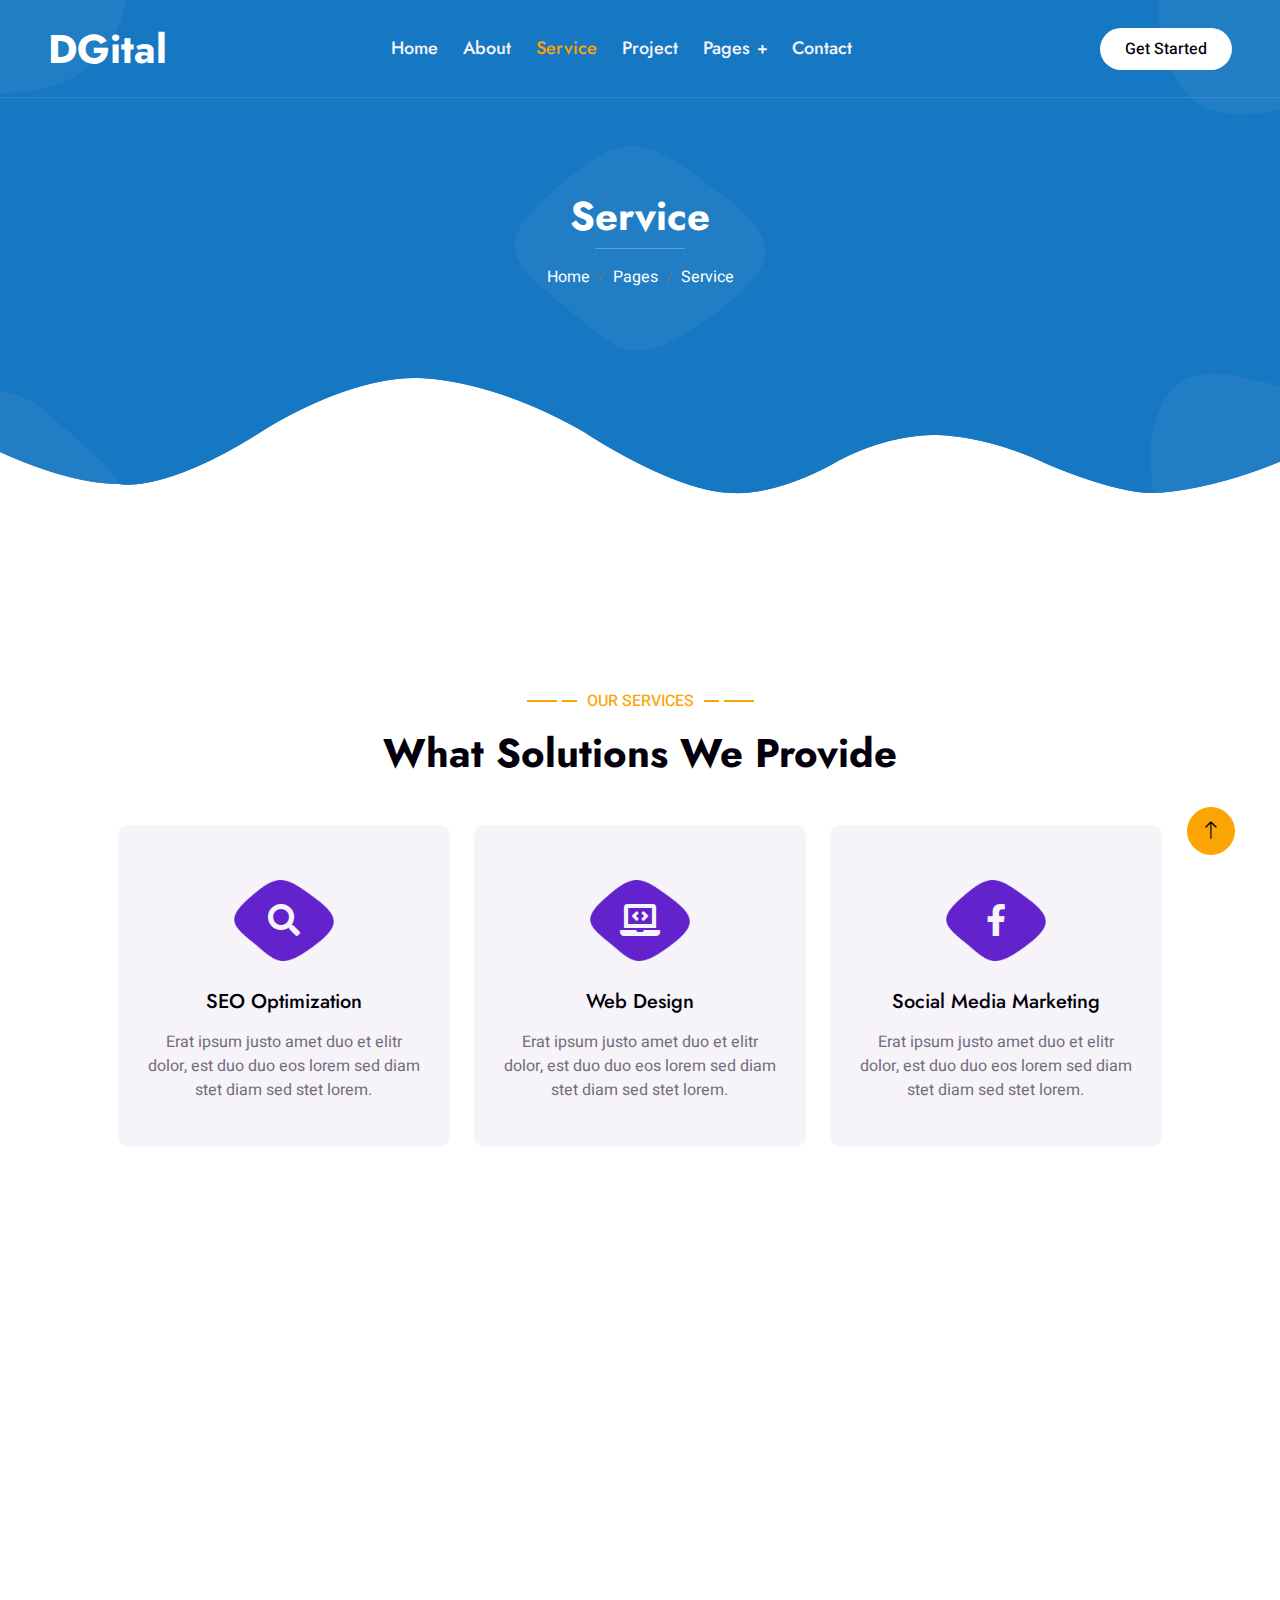
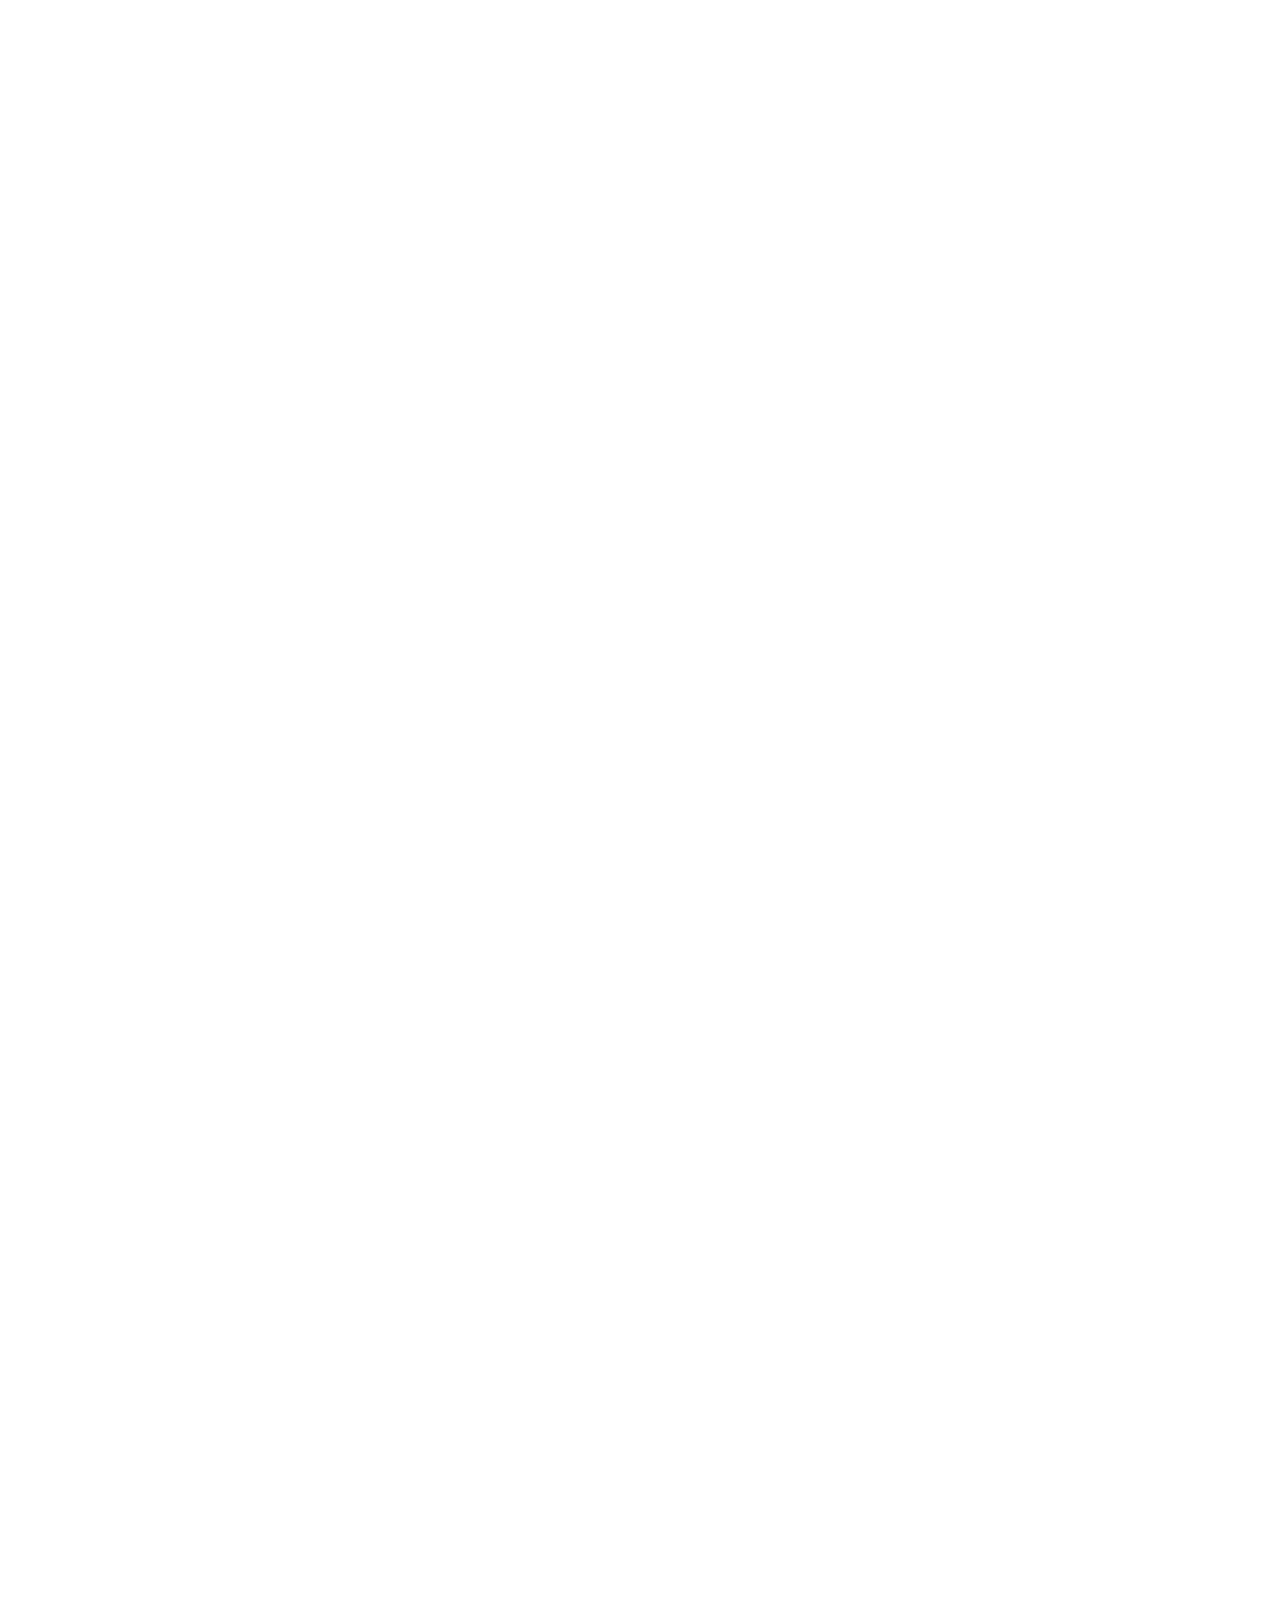
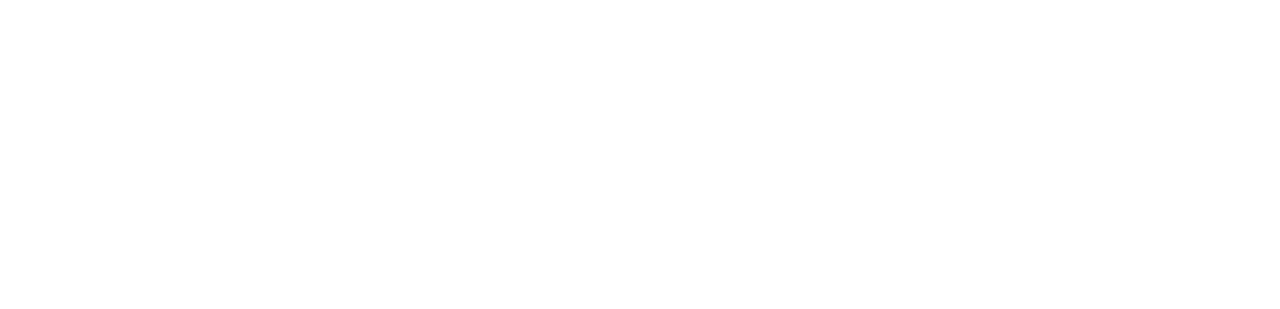
<file: service.html>
<!DOCTYPE html>
<html lang="en">

<head>
    <meta charset="utf-8">
    <title>DGital - Digital Agency HTML Template</title>
    <meta content="width=device-width, initial-scale=1.0" name="viewport">
    <meta content="" name="keywords">
    <meta content="" name="description">

    <!-- Favicon -->
    <link href="img/favicon.ico" rel="icon">

    <!-- Google Web Fonts -->
    <link rel="preconnect" href="https://fonts.googleapis.com">
    <link rel="preconnect" href="https://fonts.gstatic.com" crossorigin>
    <link href="https://fonts.googleapis.com/css2?family=Heebo:wght@400;500&family=Jost:wght@500;600;700&display=swap" rel="stylesheet"> 

    <!-- Icon Font Stylesheet -->
    <link href="https://cdnjs.cloudflare.com/ajax/libs/font-awesome/5.10.0/css/all.min.css" rel="stylesheet">
    <link href="https://cdn.jsdelivr.net/npm/bootstrap-icons@1.4.1/font/bootstrap-icons.css" rel="stylesheet">

    <!-- Libraries Stylesheet -->
    <link href="lib/animate/animate.min.css" rel="stylesheet">
    <link href="lib/owlcarousel/assets/owl.carousel.min.css" rel="stylesheet">
    <link href="lib/lightbox/css/lightbox.min.css" rel="stylesheet">

    <!-- Customized Bootstrap Stylesheet -->
    <link href="css/bootstrap.min.css" rel="stylesheet">

    <!-- Template Stylesheet -->
    <link href="css/style.css" rel="stylesheet">
</head>

<body>
    <div class="container-xxl bg-white p-0">
        <!-- Spinner Start -->
        <div id="spinner" class="show bg-white position-fixed translate-middle w-100 vh-100 top-50 start-50 d-flex align-items-center justify-content-center">
            <div class="spinner-grow text-primary" style="width: 3rem; height: 3rem;" role="status">
                <span class="sr-only">Loading...</span>
            </div>
        </div>
        <!-- Spinner End -->


        <!-- Navbar & Hero Start -->
        <div class="container-xxl position-relative p-0">
            <nav class="navbar navbar-expand-lg navbar-light px-4 px-lg-5 py-3 py-lg-0">
                <a href="" class="navbar-brand p-0">
                    <h1 class="m-0">DGital</h1>
                    <!-- <img src="img/logo.png" alt="Logo"> -->
                </a>
                <button class="navbar-toggler" type="button" data-bs-toggle="collapse" data-bs-target="#navbarCollapse">
                    <span class="fa fa-bars"></span>
                </button>
                <div class="collapse navbar-collapse" id="navbarCollapse">
                    <div class="navbar-nav mx-auto py-0">
                        <a href="index.html" class="nav-item nav-link">Home</a>
                        <a href="about.html" class="nav-item nav-link">About</a>
                        <a href="service.html" class="nav-item nav-link active">Service</a>
                        <a href="project.html" class="nav-item nav-link">Project</a>
                        <div class="nav-item dropdown">
                            <a href="#" class="nav-link dropdown-toggle" data-bs-toggle="dropdown">Pages</a>
                            <div class="dropdown-menu m-0">
                                <a href="team.html" class="dropdown-item">Our Team</a>
                                <a href="testimonial.html" class="dropdown-item">Testimonial</a>
                                <a href="404.html" class="dropdown-item">404 Page</a>
                            </div>
                        </div>
                        <a href="contact.html" class="nav-item nav-link">Contact</a>
                    </div>
                    <a href="" class="btn rounded-pill py-2 px-4 ms-3 d-none d-lg-block">Get Started</a>
                </div>
            </nav>

            <div class="container-xxl py-5 bg-primary hero-header">
                <div class="container my-5 py-5 px-lg-5">
                    <div class="row g-5 py-5">
                        <div class="col-12 text-center">
                            <h1 class="text-white animated slideInDown">Service</h1>
                            <hr class="bg-white mx-auto mt-0" style="width: 90px;">
                            <nav aria-label="breadcrumb">
                                <ol class="breadcrumb justify-content-center">
                                    <li class="breadcrumb-item"><a class="text-white" href="#">Home</a></li>
                                    <li class="breadcrumb-item"><a class="text-white" href="#">Pages</a></li>
                                    <li class="breadcrumb-item text-white active" aria-current="page">Service</li>
                                </ol>
                            </nav>
                        </div>
                    </div>
                </div>
            </div>
        </div>
        <!-- Navbar & Hero End -->


        <!-- Service Start -->
        <div class="container-xxl py-5">
            <div class="container py-5 px-lg-5">
                <div class="wow fadeInUp" data-wow-delay="0.1s">
                    <p class="section-title text-secondary justify-content-center"><span></span>Our Services<span></span></p>
                    <h1 class="text-center mb-5">What Solutions We Provide</h1>
                </div>
                <div class="row g-4">
                    <div class="col-lg-4 col-md-6 wow fadeInUp" data-wow-delay="0.1s">
                        <div class="service-item d-flex flex-column text-center rounded">
                            <div class="service-icon flex-shrink-0">
                                <i class="fa fa-search fa-2x"></i>
                            </div>
                            <h5 class="mb-3">SEO Optimization</h5>
                            <p class="m-0">Erat ipsum justo amet duo et elitr dolor, est duo duo eos lorem sed diam stet diam sed stet lorem.</p>
                            <a class="btn btn-square" href=""><i class="fa fa-arrow-right"></i></a>
                        </div>
                    </div>
                    <div class="col-lg-4 col-md-6 wow fadeInUp" data-wow-delay="0.3s">
                        <div class="service-item d-flex flex-column text-center rounded">
                            <div class="service-icon flex-shrink-0">
                                <i class="fa fa-laptop-code fa-2x"></i>
                            </div>
                            <h5 class="mb-3">Web Design</h5>
                            <p class="m-0">Erat ipsum justo amet duo et elitr dolor, est duo duo eos lorem sed diam stet diam sed stet lorem.</p>
                            <a class="btn btn-square" href=""><i class="fa fa-arrow-right"></i></a>
                        </div>
                    </div>
                    <div class="col-lg-4 col-md-6 wow fadeInUp" data-wow-delay="0.5s">
                        <div class="service-item d-flex flex-column text-center rounded">
                            <div class="service-icon flex-shrink-0">
                                <i class="fab fa-facebook-f fa-2x"></i>
                            </div>
                            <h5 class="mb-3">Social Media Marketing</h5>
                            <p class="m-0">Erat ipsum justo amet duo et elitr dolor, est duo duo eos lorem sed diam stet diam sed stet lorem.</p>
                            <a class="btn btn-square" href=""><i class="fa fa-arrow-right"></i></a>
                        </div>
                    </div>
                    <div class="col-lg-4 col-md-6 wow fadeInUp" data-wow-delay="0.1s">
                        <div class="service-item d-flex flex-column text-center rounded">
                            <div class="service-icon flex-shrink-0">
                                <i class="fa fa-mail-bulk fa-2x"></i>
                            </div>
                            <h5 class="mb-3">Email Marketing</h5>
                            <p class="m-0">Erat ipsum justo amet duo et elitr dolor, est duo duo eos lorem sed diam stet diam sed stet lorem.</p>
                            <a class="btn btn-square" href=""><i class="fa fa-arrow-right"></i></a>
                        </div>
                    </div>
                    <div class="col-lg-4 col-md-6 wow fadeInUp" data-wow-delay="0.3s">
                        <div class="service-item d-flex flex-column text-center rounded">
                            <div class="service-icon flex-shrink-0">
                                <i class="fa fa-thumbs-up fa-2x"></i>
                            </div>
                            <h5 class="mb-3">PPC Advertising</h5>
                            <p class="m-0">Erat ipsum justo amet duo et elitr dolor, est duo duo eos lorem sed diam stet diam sed stet lorem.</p>
                            <a class="btn btn-square" href=""><i class="fa fa-arrow-right"></i></a>
                        </div>
                    </div>
                    <div class="col-lg-4 col-md-6 wow fadeInUp" data-wow-delay="0.5s">
                        <div class="service-item d-flex flex-column text-center rounded">
                            <div class="service-icon flex-shrink-0">
                                <i class="fab fa-android fa-2x"></i>
                            </div>
                            <h5 class="mb-3">App Development</h5>
                            <p class="m-0">Erat ipsum justo amet duo et elitr dolor, est duo duo eos lorem sed diam stet diam sed stet lorem.</p>
                            <a class="btn btn-square" href=""><i class="fa fa-arrow-right"></i></a>
                        </div>
                    </div>
                </div>
            </div>
        </div>
        <!-- Service End -->


        <!-- Newsletter Start -->
        <div class="container-xxl bg-primary newsletter py-5 wow fadeInUp" data-wow-delay="0.1s">
            <div class="container py-5 px-lg-5">
                <div class="row justify-content-center">
                    <div class="col-lg-7 text-center">
                        <p class="section-title text-white justify-content-center"><span></span>Newsletter<span></span></p>
                        <h1 class="text-center text-white mb-4">Stay Always In Touch</h1>
                        <p class="text-white mb-4">Diam dolor diam ipsum et tempor sit. Aliqu diam amet diam et eos labore. Clita erat ipsum et lorem et sit sed stet lorem sit clita duo justo</p>
                        <div class="position-relative w-100 mt-3">
                            <input class="form-control border-0 rounded-pill w-100 ps-4 pe-5" type="text" placeholder="Enter Your Email" style="height: 48px;">
                            <button type="button" class="btn shadow-none position-absolute top-0 end-0 mt-1 me-2"><i class="fa fa-paper-plane text-primary fs-4"></i></button>
                        </div>
                    </div>
                </div>
            </div>
        </div>
        <!-- Newsletter End -->


        <!-- Testimonial Start -->
        <div class="container-xxl py-5 wow fadeInUp" data-wow-delay="0.1s">
            <div class="container py-5 px-lg-5">
                <p class="section-title text-secondary justify-content-center"><span></span>Testimonial<span></span></p>
                <h1 class="text-center mb-5">What Say Our Clients!</h1>
                <div class="owl-carousel testimonial-carousel">
                    <div class="testimonial-item bg-light rounded my-4">
                        <p class="fs-5"><i class="fa fa-quote-left fa-4x text-primary mt-n4 me-3"></i>Diam dolor diam ipsum sit. Aliqu diam amet diam et eos. Clita erat ipsum et lorem et sit sed stet lorem sit clita duo justo.</p>
                        <div class="d-flex align-items-center">
                            <img class="img-fluid flex-shrink-0 rounded-circle" src="img/testimonial-1.jpg" style="width: 65px; height: 65px;">
                            <div class="ps-4">
                                <h5 class="mb-1">Client Name</h5>
                                <span>Profession</span>
                            </div>
                        </div>
                    </div>
                    <div class="testimonial-item bg-light rounded my-4">
                        <p class="fs-5"><i class="fa fa-quote-left fa-4x text-primary mt-n4 me-3"></i>Diam dolor diam ipsum sit. Aliqu diam amet diam et eos. Clita erat ipsum et lorem et sit sed stet lorem sit clita duo justo.</p>
                        <div class="d-flex align-items-center">
                            <img class="img-fluid flex-shrink-0 rounded-circle" src="img/testimonial-2.jpg" style="width: 65px; height: 65px;">
                            <div class="ps-4">
                                <h5 class="mb-1">Client Name</h5>
                                <span>Profession</span>
                            </div>
                        </div>
                    </div>
                    <div class="testimonial-item bg-light rounded my-4">
                        <p class="fs-5"><i class="fa fa-quote-left fa-4x text-primary mt-n4 me-3"></i>Diam dolor diam ipsum sit. Aliqu diam amet diam et eos. Clita erat ipsum et lorem et sit sed stet lorem sit clita duo justo.</p>
                        <div class="d-flex align-items-center">
                            <img class="img-fluid flex-shrink-0 rounded-circle" src="img/testimonial-3.jpg" style="width: 65px; height: 65px;">
                            <div class="ps-4">
                                <h5 class="mb-1">Client Name</h5>
                                <span>Profession</span>
                            </div>
                        </div>
                    </div>
                </div>
            </div>
        </div>
        <!-- Testimonial End -->
        

        <!-- Footer Start -->
        <div class="container-fluid bg-primary text-light footer wow fadeIn" data-wow-delay="0.1s">
            <div class="container py-5 px-lg-5">
                <div class="row g-5">
                    <div class="col-md-6 col-lg-3">
                        <p class="section-title text-white h5 mb-4">Address<span></span></p>
                        <p><i class="fa fa-map-marker-alt me-3"></i>123 Street, New York, USA</p>
                        <p><i class="fa fa-phone-alt me-3"></i>+012 345 67890</p>
                        <p><i class="fa fa-envelope me-3"></i>info@example.com</p>
                        <div class="d-flex pt-2">
                            <a class="btn btn-outline-light btn-social" href=""><i class="fab fa-twitter"></i></a>
                            <a class="btn btn-outline-light btn-social" href=""><i class="fab fa-facebook-f"></i></a>
                            <a class="btn btn-outline-light btn-social" href=""><i class="fab fa-instagram"></i></a>
                            <a class="btn btn-outline-light btn-social" href=""><i class="fab fa-linkedin-in"></i></a>
                        </div>
                    </div>
                    <div class="col-md-6 col-lg-3">
                        <p class="section-title text-white h5 mb-4">Quick Link<span></span></p>
                        <a class="btn btn-link" href="">About Us</a>
                        <a class="btn btn-link" href="">Contact Us</a>
                        <a class="btn btn-link" href="">Privacy Policy</a>
                        <a class="btn btn-link" href="">Terms & Condition</a>
                        <a class="btn btn-link" href="">Career</a>
                    </div>
                    <div class="col-md-6 col-lg-3">
                        <p class="section-title text-white h5 mb-4">Gallery<span></span></p>
                        <div class="row g-2">
                            <div class="col-4">
                                <img class="img-fluid" src="img/portfolio-1.jpg" alt="Image">
                            </div>
                            <div class="col-4">
                                <img class="img-fluid" src="img/portfolio-2.jpg" alt="Image">
                            </div>
                            <div class="col-4">
                                <img class="img-fluid" src="img/portfolio-3.jpg" alt="Image">
                            </div>
                            <div class="col-4">
                                <img class="img-fluid" src="img/portfolio-4.jpg" alt="Image">
                            </div>
                            <div class="col-4">
                                <img class="img-fluid" src="img/portfolio-5.jpg" alt="Image">
                            </div>
                            <div class="col-4">
                                <img class="img-fluid" src="img/portfolio-6.jpg" alt="Image">
                            </div>
                        </div>
                    </div>
                    <div class="col-md-6 col-lg-3">
                        <p class="section-title text-white h5 mb-4">Newsletter<span></span></p>
                        <p>Lorem ipsum dolor sit amet elit. Phasellus nec pretium mi. Curabitur facilisis ornare velit non vulpu</p>
                        <div class="position-relative w-100 mt-3">
                            <input class="form-control border-0 rounded-pill w-100 ps-4 pe-5" type="text" placeholder="Your Email" style="height: 48px;">
                            <button type="button" class="btn shadow-none position-absolute top-0 end-0 mt-1 me-2"><i class="fa fa-paper-plane text-primary fs-4"></i></button>
                        </div>
                    </div>
                </div>
            </div>
            <div class="container px-lg-5">
                <div class="copyright">
                    <div class="row">
                        <div class="col-md-6 text-center text-md-start mb-3 mb-md-0">
                            &copy; <a class="border-bottom" href="#">Your Site Name</a>, All Right Reserved. 
							
							<!--/*** This template is free as long as you keep the footer author’s credit link/attribution link/backlink. If you'd like to use the template without the footer author’s credit link/attribution link/backlink, you can purchase the Credit Removal License from "https://htmlcodex.com/credit-removal". Thank you for your support. ***/-->
							Designed By <a class="border-bottom" href="https://htmlcodex.com">HTML Codex</a>
                        </div>
                        <div class="col-md-6 text-center text-md-end">
                            <div class="footer-menu">
                                <a href="">Home</a>
                                <a href="">Cookies</a>
                                <a href="">Help</a>
                                <a href="">FQAs</a>
                            </div>
                        </div>
                    </div>
                </div>
            </div>
        </div>
        <!-- Footer End -->


        <!-- Back to Top -->
        <a href="#" class="btn btn-lg btn-secondary btn-lg-square back-to-top"><i class="bi bi-arrow-up"></i></a>
    </div>

    <!-- JavaScript Libraries -->
    <script src="https://code.jquery.com/jquery-3.4.1.min.js"></script>
    <script src="https://cdn.jsdelivr.net/npm/bootstrap@5.0.0/dist/js/bootstrap.bundle.min.js"></script>
    <script src="lib/wow/wow.min.js"></script>
    <script src="lib/easing/easing.min.js"></script>
    <script src="lib/waypoints/waypoints.min.js"></script>
    <script src="lib/counterup/counterup.min.js"></script>
    <script src="lib/owlcarousel/owl.carousel.min.js"></script>
    <script src="lib/isotope/isotope.pkgd.min.js"></script>
    <script src="lib/lightbox/js/lightbox.min.js"></script>

    <!-- Template Javascript -->
    <script src="js/main.js"></script>
</body>

</html>
</file>
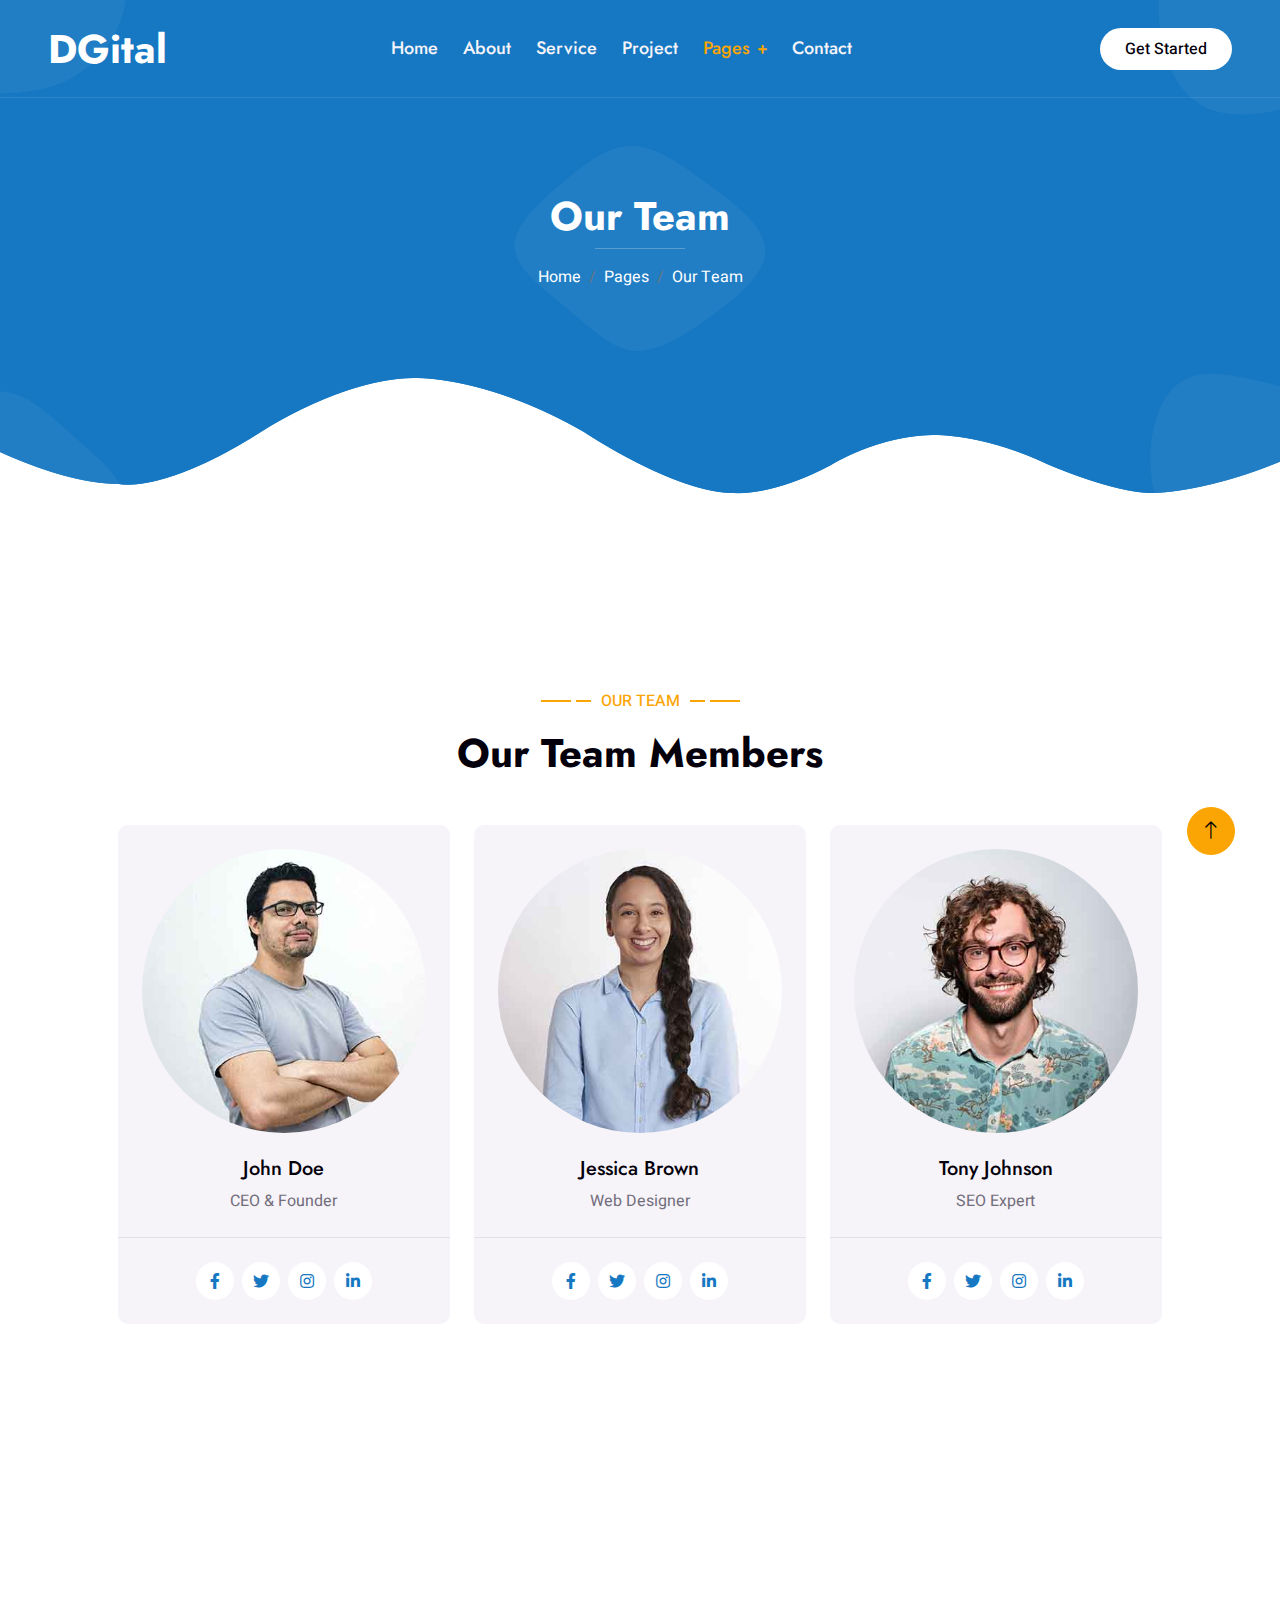
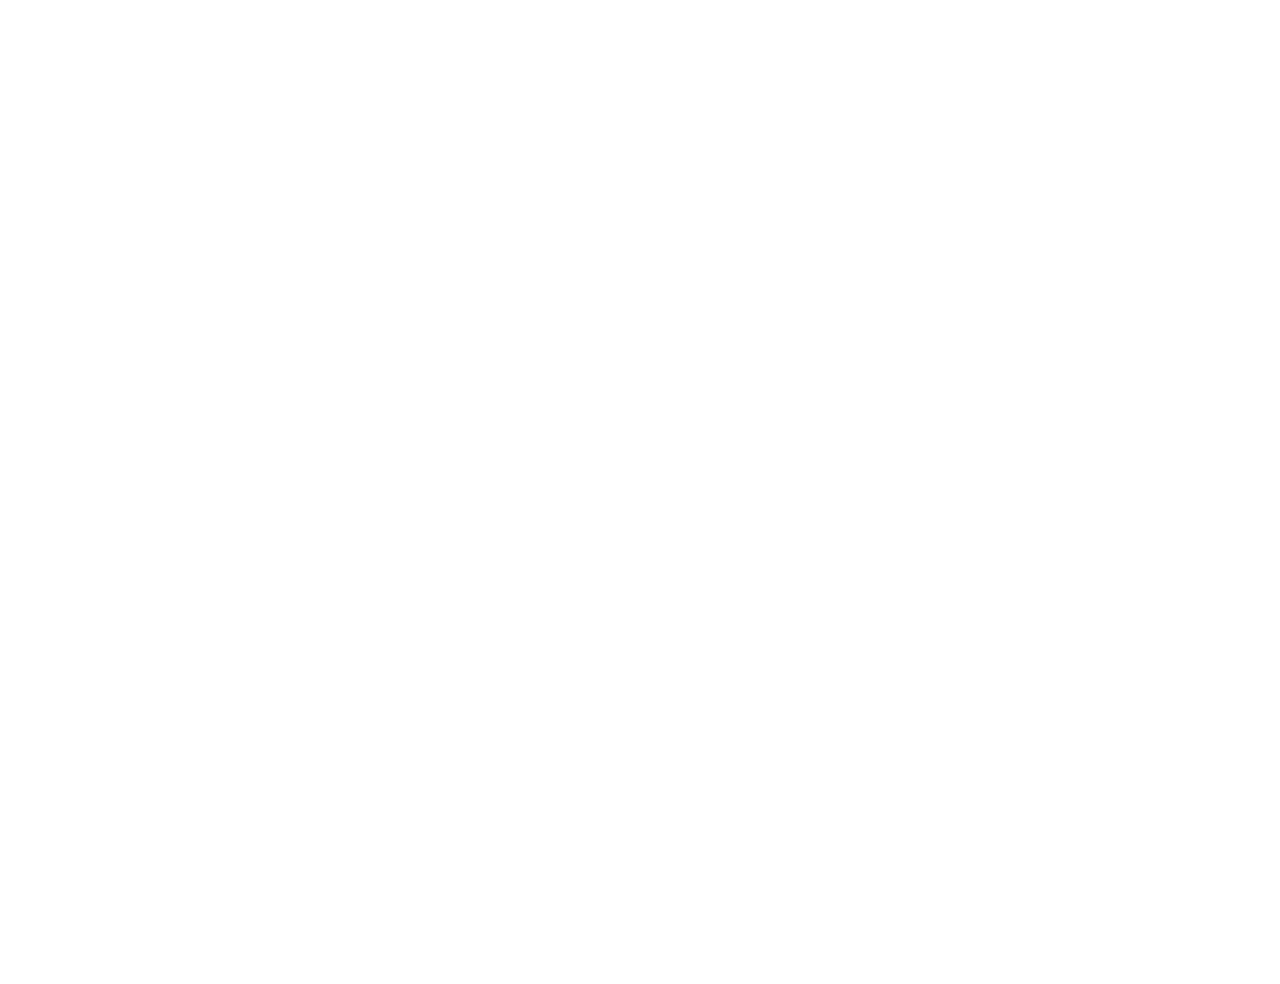
<file: team.html>
<!DOCTYPE html>
<html lang="en">

<head>
    <meta charset="utf-8">
    <title>DGital - Digital Agency HTML Template</title>
    <meta content="width=device-width, initial-scale=1.0" name="viewport">
    <meta content="" name="keywords">
    <meta content="" name="description">

    <!-- Favicon -->
    <link href="img/favicon.ico" rel="icon">

    <!-- Google Web Fonts -->
    <link rel="preconnect" href="https://fonts.googleapis.com">
    <link rel="preconnect" href="https://fonts.gstatic.com" crossorigin>
    <link href="https://fonts.googleapis.com/css2?family=Heebo:wght@400;500&family=Jost:wght@500;600;700&display=swap" rel="stylesheet"> 

    <!-- Icon Font Stylesheet -->
    <link href="https://cdnjs.cloudflare.com/ajax/libs/font-awesome/5.10.0/css/all.min.css" rel="stylesheet">
    <link href="https://cdn.jsdelivr.net/npm/bootstrap-icons@1.4.1/font/bootstrap-icons.css" rel="stylesheet">

    <!-- Libraries Stylesheet -->
    <link href="lib/animate/animate.min.css" rel="stylesheet">
    <link href="lib/owlcarousel/assets/owl.carousel.min.css" rel="stylesheet">
    <link href="lib/lightbox/css/lightbox.min.css" rel="stylesheet">

    <!-- Customized Bootstrap Stylesheet -->
    <link href="css/bootstrap.min.css" rel="stylesheet">

    <!-- Template Stylesheet -->
    <link href="css/style.css" rel="stylesheet">
</head>

<body>
    <div class="container-xxl bg-white p-0">
        <!-- Spinner Start -->
        <div id="spinner" class="show bg-white position-fixed translate-middle w-100 vh-100 top-50 start-50 d-flex align-items-center justify-content-center">
            <div class="spinner-grow text-primary" style="width: 3rem; height: 3rem;" role="status">
                <span class="sr-only">Loading...</span>
            </div>
        </div>
        <!-- Spinner End -->


        <!-- Navbar & Hero Start -->
        <div class="container-xxl position-relative p-0">
            <nav class="navbar navbar-expand-lg navbar-light px-4 px-lg-5 py-3 py-lg-0">
                <a href="" class="navbar-brand p-0">
                    <h1 class="m-0">DGital</h1>
                    <!-- <img src="img/logo.png" alt="Logo"> -->
                </a>
                <button class="navbar-toggler" type="button" data-bs-toggle="collapse" data-bs-target="#navbarCollapse">
                    <span class="fa fa-bars"></span>
                </button>
                <div class="collapse navbar-collapse" id="navbarCollapse">
                    <div class="navbar-nav mx-auto py-0">
                        <a href="index.html" class="nav-item nav-link">Home</a>
                        <a href="about.html" class="nav-item nav-link">About</a>
                        <a href="service.html" class="nav-item nav-link">Service</a>
                        <a href="project.html" class="nav-item nav-link">Project</a>
                        <div class="nav-item dropdown">
                            <a href="#" class="nav-link dropdown-toggle active" data-bs-toggle="dropdown">Pages</a>
                            <div class="dropdown-menu m-0">
                                <a href="team.html" class="dropdown-item active">Our Team</a>
                                <a href="testimonial.html" class="dropdown-item">Testimonial</a>
                                <a href="404.html" class="dropdown-item">404 Page</a>
                            </div>
                        </div>
                        <a href="contact.html" class="nav-item nav-link">Contact</a>
                    </div>
                    <a href="" class="btn rounded-pill py-2 px-4 ms-3 d-none d-lg-block">Get Started</a>
                </div>
            </nav>

            <div class="container-xxl py-5 bg-primary hero-header">
                <div class="container my-5 py-5 px-lg-5">
                    <div class="row g-5 py-5">
                        <div class="col-12 text-center">
                            <h1 class="text-white animated slideInDown">Our Team</h1>
                            <hr class="bg-white mx-auto mt-0" style="width: 90px;">
                            <nav aria-label="breadcrumb">
                                <ol class="breadcrumb justify-content-center">
                                    <li class="breadcrumb-item"><a class="text-white" href="#">Home</a></li>
                                    <li class="breadcrumb-item"><a class="text-white" href="#">Pages</a></li>
                                    <li class="breadcrumb-item text-white active" aria-current="page">Our Team</li>
                                </ol>
                            </nav>
                        </div>
                    </div>
                </div>
            </div>
        </div>
        <!-- Navbar & Hero End -->
        

        <!-- Team Start -->
        <div class="container-xxl py-5">
            <div class="container py-5 px-lg-5">
                <div class="wow fadeInUp" data-wow-delay="0.1s">
                    <p class="section-title text-secondary justify-content-center"><span></span>Our Team<span></span></p>
                    <h1 class="text-center mb-5">Our Team Members</h1>
                </div>
                <div class="row g-4">
                    <div class="col-lg-4 col-md-6 wow fadeInUp" data-wow-delay="0.1s">
                        <div class="team-item bg-light rounded">
                            <div class="text-center border-bottom p-4">
                                <img class="img-fluid rounded-circle mb-4" src="img/team-1.jpg" alt="">
                                <h5>John Doe</h5>
                                <span>CEO & Founder</span>
                            </div>
                            <div class="d-flex justify-content-center p-4">
                                <a class="btn btn-square mx-1" href=""><i class="fab fa-facebook-f"></i></a>
                                <a class="btn btn-square mx-1" href=""><i class="fab fa-twitter"></i></a>
                                <a class="btn btn-square mx-1" href=""><i class="fab fa-instagram"></i></a>
                                <a class="btn btn-square mx-1" href=""><i class="fab fa-linkedin-in"></i></a>
                            </div>
                        </div>
                    </div>
                    <div class="col-lg-4 col-md-6 wow fadeInUp" data-wow-delay="0.3s">
                        <div class="team-item bg-light rounded">
                            <div class="text-center border-bottom p-4">
                                <img class="img-fluid rounded-circle mb-4" src="img/team-2.jpg" alt="">
                                <h5>Jessica Brown</h5>
                                <span>Web Designer</span>
                            </div>
                            <div class="d-flex justify-content-center p-4">
                                <a class="btn btn-square mx-1" href=""><i class="fab fa-facebook-f"></i></a>
                                <a class="btn btn-square mx-1" href=""><i class="fab fa-twitter"></i></a>
                                <a class="btn btn-square mx-1" href=""><i class="fab fa-instagram"></i></a>
                                <a class="btn btn-square mx-1" href=""><i class="fab fa-linkedin-in"></i></a>
                            </div>
                        </div>
                    </div>
                    <div class="col-lg-4 col-md-6 wow fadeInUp" data-wow-delay="0.5s">
                        <div class="team-item bg-light rounded">
                            <div class="text-center border-bottom p-4">
                                <img class="img-fluid rounded-circle mb-4" src="img/team-3.jpg" alt="">
                                <h5>Tony Johnson</h5>
                                <span>SEO Expert</span>
                            </div>
                            <div class="d-flex justify-content-center p-4">
                                <a class="btn btn-square mx-1" href=""><i class="fab fa-facebook-f"></i></a>
                                <a class="btn btn-square mx-1" href=""><i class="fab fa-twitter"></i></a>
                                <a class="btn btn-square mx-1" href=""><i class="fab fa-instagram"></i></a>
                                <a class="btn btn-square mx-1" href=""><i class="fab fa-linkedin-in"></i></a>
                            </div>
                        </div>
                    </div>
                    <div class="col-lg-4 col-md-6 wow fadeInUp" data-wow-delay="0.1s">
                        <div class="team-item bg-light rounded">
                            <div class="text-center border-bottom p-4">
                                <img class="img-fluid rounded-circle mb-4" src="img/team-2.jpg" alt="">
                                <h5>John Doe</h5>
                                <span>CEO & Founder</span>
                            </div>
                            <div class="d-flex justify-content-center p-4">
                                <a class="btn btn-square mx-1" href=""><i class="fab fa-facebook-f"></i></a>
                                <a class="btn btn-square mx-1" href=""><i class="fab fa-twitter"></i></a>
                                <a class="btn btn-square mx-1" href=""><i class="fab fa-instagram"></i></a>
                                <a class="btn btn-square mx-1" href=""><i class="fab fa-linkedin-in"></i></a>
                            </div>
                        </div>
                    </div>
                    <div class="col-lg-4 col-md-6 wow fadeInUp" data-wow-delay="0.3s">
                        <div class="team-item bg-light rounded">
                            <div class="text-center border-bottom p-4">
                                <img class="img-fluid rounded-circle mb-4" src="img/team-3.jpg" alt="">
                                <h5>Jessica Brown</h5>
                                <span>Web Designer</span>
                            </div>
                            <div class="d-flex justify-content-center p-4">
                                <a class="btn btn-square mx-1" href=""><i class="fab fa-facebook-f"></i></a>
                                <a class="btn btn-square mx-1" href=""><i class="fab fa-twitter"></i></a>
                                <a class="btn btn-square mx-1" href=""><i class="fab fa-instagram"></i></a>
                                <a class="btn btn-square mx-1" href=""><i class="fab fa-linkedin-in"></i></a>
                            </div>
                        </div>
                    </div>
                    <div class="col-lg-4 col-md-6 wow fadeInUp" data-wow-delay="0.5s">
                        <div class="team-item bg-light rounded">
                            <div class="text-center border-bottom p-4">
                                <img class="img-fluid rounded-circle mb-4" src="img/team-1.jpg" alt="">
                                <h5>Tony Johnson</h5>
                                <span>SEO Expert</span>
                            </div>
                            <div class="d-flex justify-content-center p-4">
                                <a class="btn btn-square mx-1" href=""><i class="fab fa-facebook-f"></i></a>
                                <a class="btn btn-square mx-1" href=""><i class="fab fa-twitter"></i></a>
                                <a class="btn btn-square mx-1" href=""><i class="fab fa-instagram"></i></a>
                                <a class="btn btn-square mx-1" href=""><i class="fab fa-linkedin-in"></i></a>
                            </div>
                        </div>
                    </div>
                </div>
            </div>
        </div>
        <!-- Team End -->
        

        <!-- Footer Start -->
        <div class="container-fluid bg-primary text-light footer wow fadeIn" data-wow-delay="0.1s">
            <div class="container py-5 px-lg-5">
                <div class="row g-5">
                    <div class="col-md-6 col-lg-3">
                        <p class="section-title text-white h5 mb-4">Address<span></span></p>
                        <p><i class="fa fa-map-marker-alt me-3"></i>123 Street, New York, USA</p>
                        <p><i class="fa fa-phone-alt me-3"></i>+012 345 67890</p>
                        <p><i class="fa fa-envelope me-3"></i>info@example.com</p>
                        <div class="d-flex pt-2">
                            <a class="btn btn-outline-light btn-social" href=""><i class="fab fa-twitter"></i></a>
                            <a class="btn btn-outline-light btn-social" href=""><i class="fab fa-facebook-f"></i></a>
                            <a class="btn btn-outline-light btn-social" href=""><i class="fab fa-instagram"></i></a>
                            <a class="btn btn-outline-light btn-social" href=""><i class="fab fa-linkedin-in"></i></a>
                        </div>
                    </div>
                    <div class="col-md-6 col-lg-3">
                        <p class="section-title text-white h5 mb-4">Quick Link<span></span></p>
                        <a class="btn btn-link" href="">About Us</a>
                        <a class="btn btn-link" href="">Contact Us</a>
                        <a class="btn btn-link" href="">Privacy Policy</a>
                        <a class="btn btn-link" href="">Terms & Condition</a>
                        <a class="btn btn-link" href="">Career</a>
                    </div>
                    <div class="col-md-6 col-lg-3">
                        <p class="section-title text-white h5 mb-4">Gallery<span></span></p>
                        <div class="row g-2">
                            <div class="col-4">
                                <img class="img-fluid" src="img/portfolio-1.jpg" alt="Image">
                            </div>
                            <div class="col-4">
                                <img class="img-fluid" src="img/portfolio-2.jpg" alt="Image">
                            </div>
                            <div class="col-4">
                                <img class="img-fluid" src="img/portfolio-3.jpg" alt="Image">
                            </div>
                            <div class="col-4">
                                <img class="img-fluid" src="img/portfolio-4.jpg" alt="Image">
                            </div>
                            <div class="col-4">
                                <img class="img-fluid" src="img/portfolio-5.jpg" alt="Image">
                            </div>
                            <div class="col-4">
                                <img class="img-fluid" src="img/portfolio-6.jpg" alt="Image">
                            </div>
                        </div>
                    </div>
                    <div class="col-md-6 col-lg-3">
                        <p class="section-title text-white h5 mb-4">Newsletter<span></span></p>
                        <p>Lorem ipsum dolor sit amet elit. Phasellus nec pretium mi. Curabitur facilisis ornare velit non vulpu</p>
                        <div class="position-relative w-100 mt-3">
                            <input class="form-control border-0 rounded-pill w-100 ps-4 pe-5" type="text" placeholder="Your Email" style="height: 48px;">
                            <button type="button" class="btn shadow-none position-absolute top-0 end-0 mt-1 me-2"><i class="fa fa-paper-plane text-primary fs-4"></i></button>
                        </div>
                    </div>
                </div>
            </div>
            <div class="container px-lg-5">
                <div class="copyright">
                    <div class="row">
                        <div class="col-md-6 text-center text-md-start mb-3 mb-md-0">
                            &copy; <a class="border-bottom" href="#">Your Site Name</a>, All Right Reserved. 
							
							<!--/*** This template is free as long as you keep the footer author’s credit link/attribution link/backlink. If you'd like to use the template without the footer author’s credit link/attribution link/backlink, you can purchase the Credit Removal License from "https://htmlcodex.com/credit-removal". Thank you for your support. ***/-->
							Designed By <a class="border-bottom" href="https://htmlcodex.com">HTML Codex</a>
                        </div>
                        <div class="col-md-6 text-center text-md-end">
                            <div class="footer-menu">
                                <a href="">Home</a>
                                <a href="">Cookies</a>
                                <a href="">Help</a>
                                <a href="">FQAs</a>
                            </div>
                        </div>
                    </div>
                </div>
            </div>
        </div>
        <!-- Footer End -->


        <!-- Back to Top -->
        <a href="#" class="btn btn-lg btn-secondary btn-lg-square back-to-top"><i class="bi bi-arrow-up"></i></a>
    </div>

    <!-- JavaScript Libraries -->
    <script src="https://code.jquery.com/jquery-3.4.1.min.js"></script>
    <script src="https://cdn.jsdelivr.net/npm/bootstrap@5.0.0/dist/js/bootstrap.bundle.min.js"></script>
    <script src="lib/wow/wow.min.js"></script>
    <script src="lib/easing/easing.min.js"></script>
    <script src="lib/waypoints/waypoints.min.js"></script>
    <script src="lib/counterup/counterup.min.js"></script>
    <script src="lib/owlcarousel/owl.carousel.min.js"></script>
    <script src="lib/isotope/isotope.pkgd.min.js"></script>
    <script src="lib/lightbox/js/lightbox.min.js"></script>

    <!-- Template Javascript -->
    <script src="js/main.js"></script>
</body>

</html>
</file>
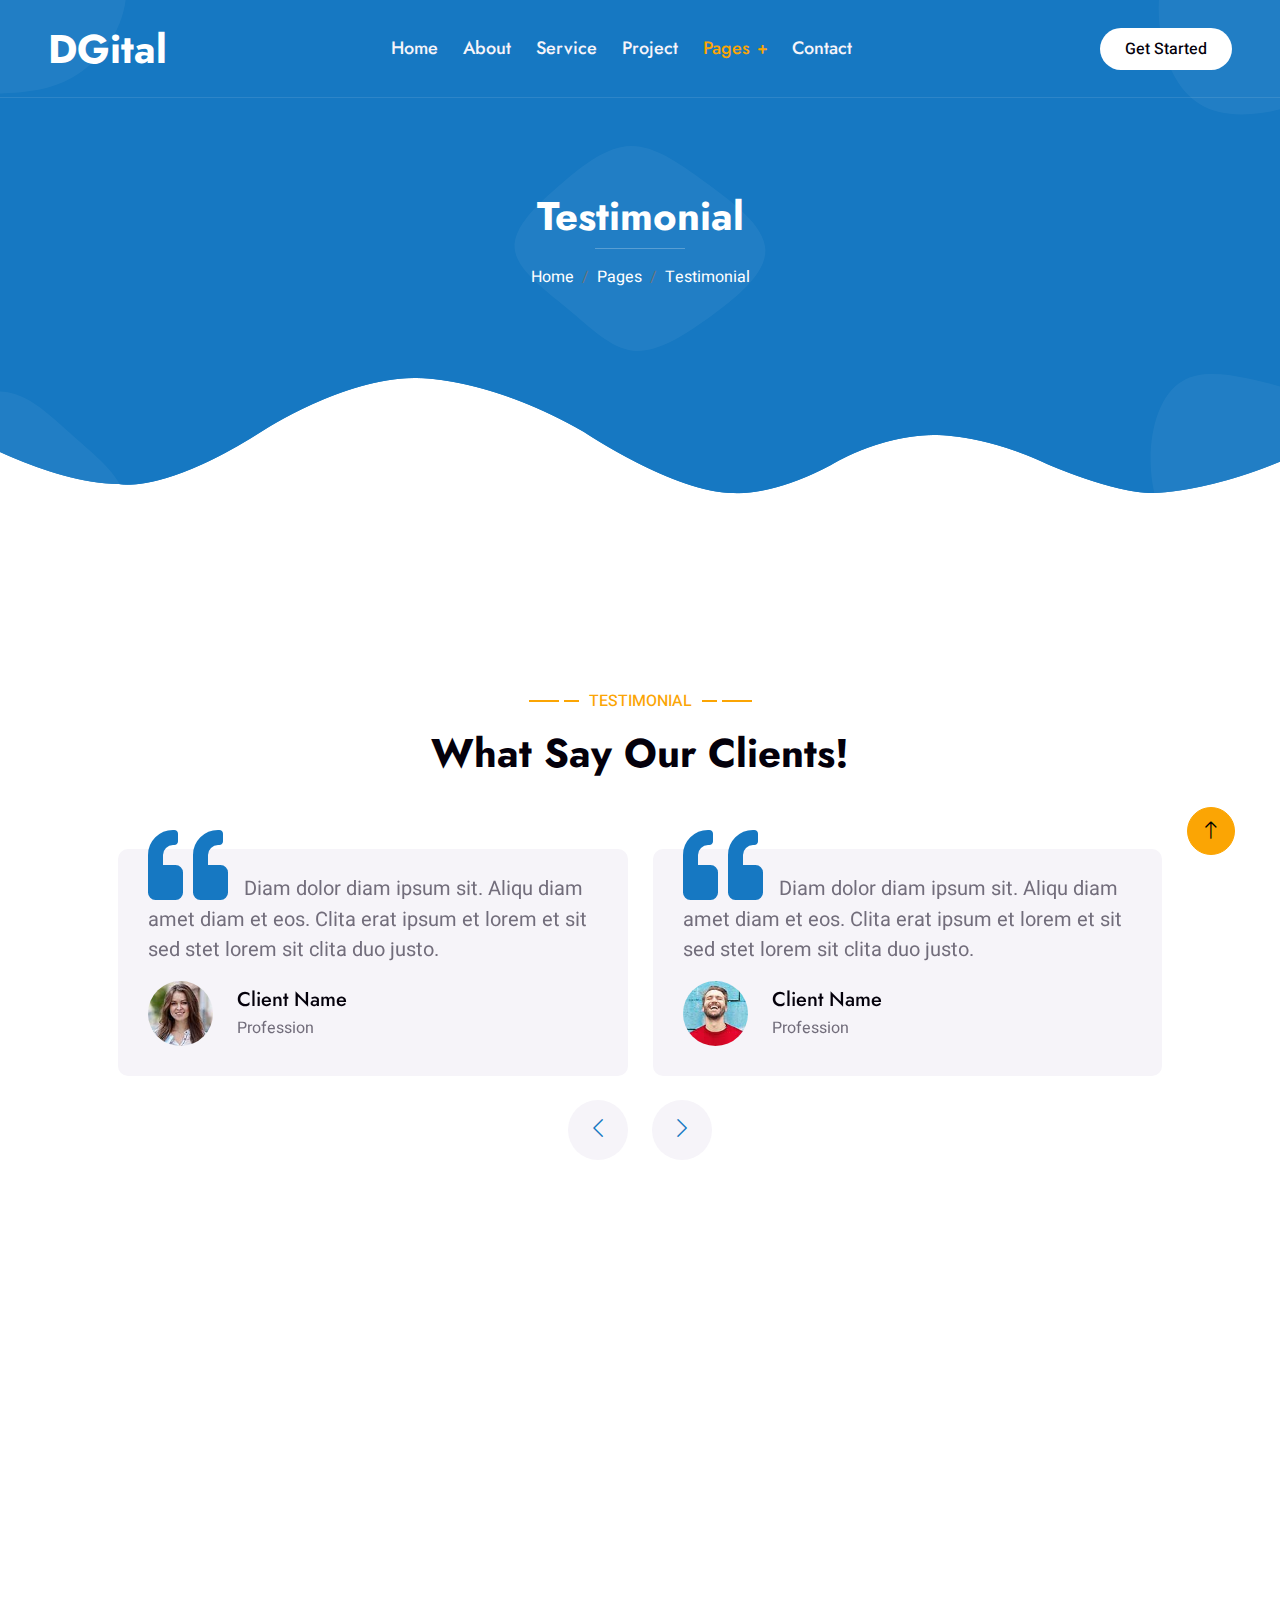
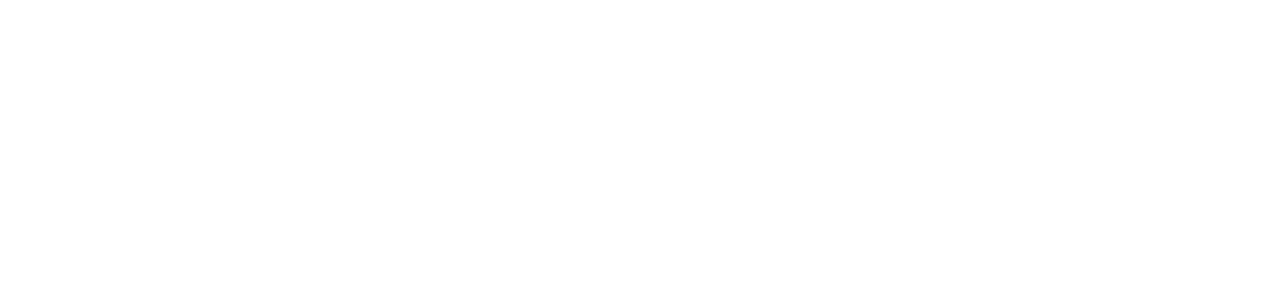
<file: testimonial.html>
<!DOCTYPE html>
<html lang="en">

<head>
    <meta charset="utf-8">
    <title>DGital - Digital Agency HTML Template</title>
    <meta content="width=device-width, initial-scale=1.0" name="viewport">
    <meta content="" name="keywords">
    <meta content="" name="description">

    <!-- Favicon -->
    <link href="img/favicon.ico" rel="icon">

    <!-- Google Web Fonts -->
    <link rel="preconnect" href="https://fonts.googleapis.com">
    <link rel="preconnect" href="https://fonts.gstatic.com" crossorigin>
    <link href="https://fonts.googleapis.com/css2?family=Heebo:wght@400;500&family=Jost:wght@500;600;700&display=swap" rel="stylesheet"> 

    <!-- Icon Font Stylesheet -->
    <link href="https://cdnjs.cloudflare.com/ajax/libs/font-awesome/5.10.0/css/all.min.css" rel="stylesheet">
    <link href="https://cdn.jsdelivr.net/npm/bootstrap-icons@1.4.1/font/bootstrap-icons.css" rel="stylesheet">

    <!-- Libraries Stylesheet -->
    <link href="lib/animate/animate.min.css" rel="stylesheet">
    <link href="lib/owlcarousel/assets/owl.carousel.min.css" rel="stylesheet">
    <link href="lib/lightbox/css/lightbox.min.css" rel="stylesheet">

    <!-- Customized Bootstrap Stylesheet -->
    <link href="css/bootstrap.min.css" rel="stylesheet">

    <!-- Template Stylesheet -->
    <link href="css/style.css" rel="stylesheet">
</head>

<body>
    <div class="container-xxl bg-white p-0">
        <!-- Spinner Start -->
        <div id="spinner" class="show bg-white position-fixed translate-middle w-100 vh-100 top-50 start-50 d-flex align-items-center justify-content-center">
            <div class="spinner-grow text-primary" style="width: 3rem; height: 3rem;" role="status">
                <span class="sr-only">Loading...</span>
            </div>
        </div>
        <!-- Spinner End -->


        <!-- Navbar & Hero Start -->
        <div class="container-xxl position-relative p-0">
            <nav class="navbar navbar-expand-lg navbar-light px-4 px-lg-5 py-3 py-lg-0">
                <a href="" class="navbar-brand p-0">
                    <h1 class="m-0">DGital</h1>
                    <!-- <img src="img/logo.png" alt="Logo"> -->
                </a>
                <button class="navbar-toggler" type="button" data-bs-toggle="collapse" data-bs-target="#navbarCollapse">
                    <span class="fa fa-bars"></span>
                </button>
                <div class="collapse navbar-collapse" id="navbarCollapse">
                    <div class="navbar-nav mx-auto py-0">
                        <a href="index.html" class="nav-item nav-link">Home</a>
                        <a href="about.html" class="nav-item nav-link">About</a>
                        <a href="service.html" class="nav-item nav-link">Service</a>
                        <a href="project.html" class="nav-item nav-link">Project</a>
                        <div class="nav-item dropdown">
                            <a href="#" class="nav-link dropdown-toggle active" data-bs-toggle="dropdown">Pages</a>
                            <div class="dropdown-menu m-0">
                                <a href="team.html" class="dropdown-item">Our Team</a>
                                <a href="testimonial.html" class="dropdown-item active">Testimonial</a>
                                <a href="404.html" class="dropdown-item">404 Page</a>
                            </div>
                        </div>
                        <a href="contact.html" class="nav-item nav-link">Contact</a>
                    </div>
                    <a href="" class="btn rounded-pill py-2 px-4 ms-3 d-none d-lg-block">Get Started</a>
                </div>
            </nav>

            <div class="container-xxl py-5 bg-primary hero-header">
                <div class="container my-5 py-5 px-lg-5">
                    <div class="row g-5 py-5">
                        <div class="col-12 text-center">
                            <h1 class="text-white animated slideInDown">Testimonial</h1>
                            <hr class="bg-white mx-auto mt-0" style="width: 90px;">
                            <nav aria-label="breadcrumb">
                                <ol class="breadcrumb justify-content-center">
                                    <li class="breadcrumb-item"><a class="text-white" href="#">Home</a></li>
                                    <li class="breadcrumb-item"><a class="text-white" href="#">Pages</a></li>
                                    <li class="breadcrumb-item text-white active" aria-current="page">Testimonial</li>
                                </ol>
                            </nav>
                        </div>
                    </div>
                </div>
            </div>
        </div>
        <!-- Navbar & Hero End -->
        

        <!-- Testimonial Start -->
        <div class="container-xxl py-5 wow fadeInUp" data-wow-delay="0.1s">
            <div class="container py-5 px-lg-5">
                <p class="section-title text-secondary justify-content-center"><span></span>Testimonial<span></span></p>
                <h1 class="text-center mb-5">What Say Our Clients!</h1>
                <div class="owl-carousel testimonial-carousel">
                    <div class="testimonial-item bg-light rounded my-4">
                        <p class="fs-5"><i class="fa fa-quote-left fa-4x text-primary mt-n4 me-3"></i>Diam dolor diam ipsum sit. Aliqu diam amet diam et eos. Clita erat ipsum et lorem et sit sed stet lorem sit clita duo justo.</p>
                        <div class="d-flex align-items-center">
                            <img class="img-fluid flex-shrink-0 rounded-circle" src="img/testimonial-1.jpg" style="width: 65px; height: 65px;">
                            <div class="ps-4">
                                <h5 class="mb-1">Client Name</h5>
                                <span>Profession</span>
                            </div>
                        </div>
                    </div>
                    <div class="testimonial-item bg-light rounded my-4">
                        <p class="fs-5"><i class="fa fa-quote-left fa-4x text-primary mt-n4 me-3"></i>Diam dolor diam ipsum sit. Aliqu diam amet diam et eos. Clita erat ipsum et lorem et sit sed stet lorem sit clita duo justo.</p>
                        <div class="d-flex align-items-center">
                            <img class="img-fluid flex-shrink-0 rounded-circle" src="img/testimonial-2.jpg" style="width: 65px; height: 65px;">
                            <div class="ps-4">
                                <h5 class="mb-1">Client Name</h5>
                                <span>Profession</span>
                            </div>
                        </div>
                    </div>
                    <div class="testimonial-item bg-light rounded my-4">
                        <p class="fs-5"><i class="fa fa-quote-left fa-4x text-primary mt-n4 me-3"></i>Diam dolor diam ipsum sit. Aliqu diam amet diam et eos. Clita erat ipsum et lorem et sit sed stet lorem sit clita duo justo.</p>
                        <div class="d-flex align-items-center">
                            <img class="img-fluid flex-shrink-0 rounded-circle" src="img/testimonial-3.jpg" style="width: 65px; height: 65px;">
                            <div class="ps-4">
                                <h5 class="mb-1">Client Name</h5>
                                <span>Profession</span>
                            </div>
                        </div>
                    </div>
                </div>
            </div>
        </div>
        <!-- Testimonial End -->
        

        <!-- Footer Start -->
        <div class="container-fluid bg-primary text-light footer wow fadeIn" data-wow-delay="0.1s">
            <div class="container py-5 px-lg-5">
                <div class="row g-5">
                    <div class="col-md-6 col-lg-3">
                        <p class="section-title text-white h5 mb-4">Address<span></span></p>
                        <p><i class="fa fa-map-marker-alt me-3"></i>123 Street, New York, USA</p>
                        <p><i class="fa fa-phone-alt me-3"></i>+012 345 67890</p>
                        <p><i class="fa fa-envelope me-3"></i>info@example.com</p>
                        <div class="d-flex pt-2">
                            <a class="btn btn-outline-light btn-social" href=""><i class="fab fa-twitter"></i></a>
                            <a class="btn btn-outline-light btn-social" href=""><i class="fab fa-facebook-f"></i></a>
                            <a class="btn btn-outline-light btn-social" href=""><i class="fab fa-instagram"></i></a>
                            <a class="btn btn-outline-light btn-social" href=""><i class="fab fa-linkedin-in"></i></a>
                        </div>
                    </div>
                    <div class="col-md-6 col-lg-3">
                        <p class="section-title text-white h5 mb-4">Quick Link<span></span></p>
                        <a class="btn btn-link" href="">About Us</a>
                        <a class="btn btn-link" href="">Contact Us</a>
                        <a class="btn btn-link" href="">Privacy Policy</a>
                        <a class="btn btn-link" href="">Terms & Condition</a>
                        <a class="btn btn-link" href="">Career</a>
                    </div>
                    <div class="col-md-6 col-lg-3">
                        <p class="section-title text-white h5 mb-4">Gallery<span></span></p>
                        <div class="row g-2">
                            <div class="col-4">
                                <img class="img-fluid" src="img/portfolio-1.jpg" alt="Image">
                            </div>
                            <div class="col-4">
                                <img class="img-fluid" src="img/portfolio-2.jpg" alt="Image">
                            </div>
                            <div class="col-4">
                                <img class="img-fluid" src="img/portfolio-3.jpg" alt="Image">
                            </div>
                            <div class="col-4">
                                <img class="img-fluid" src="img/portfolio-4.jpg" alt="Image">
                            </div>
                            <div class="col-4">
                                <img class="img-fluid" src="img/portfolio-5.jpg" alt="Image">
                            </div>
                            <div class="col-4">
                                <img class="img-fluid" src="img/portfolio-6.jpg" alt="Image">
                            </div>
                        </div>
                    </div>
                    <div class="col-md-6 col-lg-3">
                        <p class="section-title text-white h5 mb-4">Newsletter<span></span></p>
                        <p>Lorem ipsum dolor sit amet elit. Phasellus nec pretium mi. Curabitur facilisis ornare velit non vulpu</p>
                        <div class="position-relative w-100 mt-3">
                            <input class="form-control border-0 rounded-pill w-100 ps-4 pe-5" type="text" placeholder="Your Email" style="height: 48px;">
                            <button type="button" class="btn shadow-none position-absolute top-0 end-0 mt-1 me-2"><i class="fa fa-paper-plane text-primary fs-4"></i></button>
                        </div>
                    </div>
                </div>
            </div>
            <div class="container px-lg-5">
                <div class="copyright">
                    <div class="row">
                        <div class="col-md-6 text-center text-md-start mb-3 mb-md-0">
                            &copy; <a class="border-bottom" href="#">Your Site Name</a>, All Right Reserved. 
							
							<!--/*** This template is free as long as you keep the footer author’s credit link/attribution link/backlink. If you'd like to use the template without the footer author’s credit link/attribution link/backlink, you can purchase the Credit Removal License from "https://htmlcodex.com/credit-removal". Thank you for your support. ***/-->
							Designed By <a class="border-bottom" href="https://htmlcodex.com">HTML Codex</a>
                        </div>
                        <div class="col-md-6 text-center text-md-end">
                            <div class="footer-menu">
                                <a href="">Home</a>
                                <a href="">Cookies</a>
                                <a href="">Help</a>
                                <a href="">FQAs</a>
                            </div>
                        </div>
                    </div>
                </div>
            </div>
        </div>
        <!-- Footer End -->


        <!-- Back to Top -->
        <a href="#" class="btn btn-lg btn-secondary btn-lg-square back-to-top"><i class="bi bi-arrow-up"></i></a>
    </div>

    <!-- JavaScript Libraries -->
    <script src="https://code.jquery.com/jquery-3.4.1.min.js"></script>
    <script src="https://cdn.jsdelivr.net/npm/bootstrap@5.0.0/dist/js/bootstrap.bundle.min.js"></script>
    <script src="lib/wow/wow.min.js"></script>
    <script src="lib/easing/easing.min.js"></script>
    <script src="lib/waypoints/waypoints.min.js"></script>
    <script src="lib/counterup/counterup.min.js"></script>
    <script src="lib/owlcarousel/owl.carousel.min.js"></script>
    <script src="lib/isotope/isotope.pkgd.min.js"></script>
    <script src="lib/lightbox/js/lightbox.min.js"></script>

    <!-- Template Javascript -->
    <script src="js/main.js"></script>
</body>

</html>
</file>
<file: css/style.css>
/********** Template CSS **********/
:root {
    --primary: #1678C2;
    --secondary: #FBA504;
    --light: #F6F4F9;
    --dark: #04000B;
}


/*** Spinner ***/
#spinner {
    opacity: 0;
    visibility: hidden;
    transition: opacity .5s ease-out, visibility 0s linear .5s;
    z-index: 99999;
}

#spinner.show {
    transition: opacity .5s ease-out, visibility 0s linear 0s;
    visibility: visible;
    opacity: 1;
}

.back-to-top {
    position: fixed;
    display: none;
    right: 45px;
    bottom: 45px;
    z-index: 99;
}


/*** Heading ***/
h1,
h2,
.fw-bold {
    font-weight: 700 !important;
}

h3,
h4,
.fw-semi-bold {
    font-weight: 600 !important;
}

h5,
h6,
.fw-medium {
    font-weight: 500 !important;
}


/*** Button ***/
.btn {
    font-weight: 500;
    transition: .5s;
}

.btn:hover {
    box-shadow: 0 0 10px rgba(0, 0, 0, .5);
}

.btn-square {
    width: 38px;
    height: 38px;
}

.btn-sm-square {
    width: 32px;
    height: 32px;
}

.btn-lg-square {
    width: 48px;
    height: 48px;
}

.btn-square,
.btn-sm-square,
.btn-lg-square {
    padding: 0;
    display: flex;
    align-items: center;
    justify-content: center;
    font-weight: normal;
    border-radius: 50px;
}


/*** Navbar ***/
.navbar .dropdown-toggle::after {
    border: none;
    content: "\f067";
    font-family: "Font Awesome 5 Free";
    font-size: 10px;
    font-weight: bold;
    vertical-align: middle;
    margin-left: 8px;
}

.navbar-light .navbar-nav .nav-link {
    position: relative;
    margin-right: 25px;
    padding: 35px 0;
    font-family: 'Jost', sans-serif;
    font-size: 18px;
    font-weight: 500;
    color: var(--light) !important;
    outline: none;
    transition: .5s;
}

.sticky-top.navbar-light .navbar-nav .nav-link {
    padding: 20px 0;
    color: var(--dark) !important;
}

.navbar-light .navbar-nav .nav-link:hover,
.navbar-light .navbar-nav .nav-link.active {
    color: var(--secondary) !important;
}

.navbar-light .navbar-brand h1 {
    color: #FFFFFF;
}

.navbar-light .navbar-brand img {
    max-height: 60px;
    transition: .5s;
}

.sticky-top.navbar-light .navbar-brand img {
    max-height: 45px;
}

@media (max-width: 991.98px) {
    .sticky-top.navbar-light {
        position: relative;
        background: #FFFFFF;
    }

    .navbar-light .navbar-collapse {
        margin-top: 15px;
        border-top: 1px solid #DDDDDD;
    }

    .navbar-light .navbar-nav .nav-link,
    .sticky-top.navbar-light .navbar-nav .nav-link {
        padding: 10px 0;
        margin-left: 0;
        color: var(--dark) !important;
    }

    .navbar-light .navbar-brand h1 {
        color: var(--primary);
    }

    .navbar-light .navbar-brand img {
        max-height: 45px;
    }
}

@media (min-width: 992px) {
    .navbar-light {
        position: absolute;
        width: 100%;
        top: 0;
        left: 0;
        border-bottom: 1px solid rgba(256, 256, 256, .1);
        z-index: 999;
    }
    
    .sticky-top.navbar-light {
        position: fixed;
        background: #FFFFFF;
    }

    .sticky-top.navbar-light .navbar-brand h1 {
        color: var(--primary);
    }

    .navbar-light .navbar-nav .nav-item .dropdown-menu {
        display: block;
        border: none;
        margin-top: 0;
        top: 150%;
        opacity: 0;
        visibility: hidden;
        transition: .5s;
    }

    .navbar-light .navbar-nav .nav-item:hover .dropdown-menu {
        top: 100%;
        visibility: visible;
        transition: .5s;
        opacity: 1;
    }

    .navbar-light .btn {
        color: var(--dark);
        background: #FFFFFF;
    }

    .sticky-top.navbar-light .btn {
        color: var(--dark);
        background: var(--secondary);
    }
}


/*** Hero Header ***/
.hero-header {
    margin-bottom: 6rem;
    padding: 18rem 0;
    background:
        url(../img/blob-top-left.png),
        url(../img/blob-top-right.png),
        url(../img/blob-bottom-left.png),
        url(../img/blob-bottom-right.png),
        url(../img/blob-center.png),
        url(../img/bg-bottom.png);
    background-position:
        left 0px top 0px,
        right 0px top 0px,
        left 0px bottom 0px,
        right 0px bottom 0px,
        center center,
        center bottom;
    background-repeat: no-repeat;
}

@media (max-width: 991.98px) {
    .hero-header {
        padding: 6rem 0 9rem 0;
    }
}


/*** Section Title ***/
.section-title {
    position: relative;
    display: flex;
    align-items: center;
    font-weight: 500;
    text-transform: uppercase;
}

.section-title span:first-child,
.section-title span:last-child {
    position: relative;
    display: inline-block;
    margin-right: 30px;
    width: 30px;
    height: 2px;
}

.section-title span:last-child {
    margin-right: 0;
    margin-left: 30px;
}

.section-title span:first-child::after,
.section-title span:last-child::after {
    position: absolute;
    content: "";
    width: 15px;
    height: 2px;
    top: 0;
    right: -20px;
}

.section-title span:last-child::after {
    right: auto;
    left: -20px;
}

.section-title.text-primary span:first-child,
.section-title.text-primary span:last-child,
.section-title.text-primary span:first-child::after,
.section-title.text-primary span:last-child::after {
    background: var(--primary);
}

.section-title.text-secondary span:first-child,
.section-title.text-secondary span:last-child,
.section-title.text-secondary span:first-child::after,
.section-title.text-secondary span:last-child::after {
    background: var(--secondary);
}

.section-title.text-white span:first-child,
.section-title.text-white span:last-child,
.section-title.text-white span:first-child::after,
.section-title.text-white span:last-child::after {
    background: #FFFFFF;
}


/*** Feature ***/
.feature-item {
    transition: .5s;
}

.feature-item:hover {
    margin-top: -15px;
}


/*** About ***/
.progress {
    height: 5px;
}

.progress .progress-bar {
    width: 0px;
    transition: 3s;
}


/*** Fact ***/
.fact {
    margin: 6rem 0;
    background:
        url(../img/blob-top-left.png),
        url(../img/blob-top-right.png),
        url(../img/blob-bottom-left.png),
        url(../img/blob-bottom-right.png),
        url(../img/blob-center.png);
    background-position:
        left 0px top 0px,
        right 0px top 0px,
        left 0px bottom 0px,
        right 0px bottom 0px,
        center center;
    background-repeat: no-repeat;
}


/*** Service ***/
.service-item {
    position: relative;
    padding: 45px 30px;
    background: var(--light);
    overflow: hidden;
    transition: .5s;
}

.service-item:hover {
    margin-top: -15px;
    padding-bottom: 60px;
    background: var(--primary);
}

.service-item .service-icon {
    margin: 0 auto 20px auto;
    width: 100px;
    height: 100px;
    display: flex;
    align-items: center;
    justify-content: center;
    color: var(--light);
    background: url(../img/blob-primary.png) center center no-repeat;
    background-size: contain;
    transition: .5s;
}

.service-item:hover .service-icon {
    color: var(--dark);
    background: url(../img/blob-secondary.png) center center no-repeat;
    background-size: contain;
}

.service-item h5,
.service-item p {
    transition: .5s;
}

.service-item:hover h5,
.service-item:hover p {
    color: #FFFFFF;
}

.service-item a.btn {
    position: absolute;
    bottom: -40px;
    left: 50%;
    transform: translateX(-50%);
    color: var(--primary);
    background: #FFFFFF;
    border-radius: 40px 40px 0 0;
    transition: .5s;
    z-index: 1;
}

.service-item a.btn:hover {
    color: var(--dark);
    background: var(--secondary);
}

.service-item:hover a.btn {
    bottom: 0;
}


/*** Project Portfolio ***/
#portfolio-flters li {
    display: inline-block;
    font-weight: 500;
    color: var(--dark);
    cursor: pointer;
    transition: .5s;
    border-bottom: 2px solid transparent;
}

#portfolio-flters li:hover,
#portfolio-flters li.active {
    color: var(--primary);
    border-color: var(--primary);
}

.portfolio-item img {
    transition: .5s;
}

.portfolio-item:hover img {
    transform: scale(1.1);
}

.portfolio-item .portfolio-overlay {
    position: absolute;
    display: flex;
    align-items: center;
    justify-content: center;
    width: 100%;
    height: 100%;
    top: 0;
    left: 0;
    background: rgba(98, 34, 204, .9);
    transition: .5s;
    opacity: 0;
}

.portfolio-item:hover .portfolio-overlay {
    opacity: 1;
}


/*** Newsletter ***/
.newsletter {
    margin: 6rem 0;
    background:
        url(../img/blob-top-left.png),
        url(../img/blob-top-right.png),
        url(../img/blob-bottom-left.png),
        url(../img/blob-bottom-right.png),
        url(../img/blob-center.png);
    background-position:
        left 0px top 0px,
        right 0px top 0px,
        left 0px bottom 0px,
        right 0px bottom 0px,
        center center;
    background-repeat: no-repeat;
}


/*** Testimonial ***/
.testimonial-carousel .testimonial-item {
    padding: 0 30px 30px 30px;
}

.testimonial-carousel .owl-nav {
    display: flex;
    justify-content: center;
}

.testimonial-carousel .owl-nav .owl-prev,
.testimonial-carousel .owl-nav .owl-next {
    margin: 0 12px;
    width: 60px;
    height: 60px;
    display: flex;
    align-items: center;
    justify-content: center;
    color: var(--primary);
    background: var(--light);
    border-radius: 60px;
    font-size: 22px;
    transition: .5s;
}

.testimonial-carousel .owl-nav .owl-prev:hover,
.testimonial-carousel .owl-nav .owl-next:hover {
    color: #FFFFFF;
    background: var(--primary);
    box-shadow: 0 0 10px rgba(0, 0, 0, .5);
}


/*** Team ***/
.team-item .btn {
    color: var(--primary);
    background: #FFFFFF;
}

.team-item .btn:hover {
    color: #FFFFFF;
    background: var(--primary);
}


/*** Footer ***/
.footer {
    margin-top: 6rem;
    padding-top: 9rem;
    background:
        url(../img/bg-top.png),
        url(../img/map.png);
    background-position:
        center top,
        center center;
    background-repeat: no-repeat;
}

.footer .btn.btn-social {
    margin-right: 5px;
    width: 40px;
    height: 40px;
    display: flex;
    align-items: center;
    justify-content: center;
    color: var(--light);
    border: 1px solid rgba(256, 256, 256, .1);
    border-radius: 40px;
    transition: .3s;
}

.footer .btn.btn-social:hover {
    color: var(--primary);
}

.footer .btn.btn-link {
    display: block;
    margin-bottom: 10px;
    padding: 0;
    text-align: left;
    color: var(--light);
    font-weight: normal;
    transition: .3s;
}

.footer .btn.btn-link::before {
    position: relative;
    content: "\f105";
    font-family: "Font Awesome 5 Free";
    font-weight: 900;
    margin-right: 10px;
}

.footer .btn.btn-link:hover {
    letter-spacing: 1px;
    box-shadow: none;
    color: var(--secondary);
}

.footer .copyright {
    padding: 25px 0;
    font-size: 14px;
    border-top: 1px solid rgba(256, 256, 256, .1);
}

.footer .copyright a {
    color: var(--light);
}

.footer .footer-menu a {
    margin-right: 15px;
    padding-right: 15px;
    border-right: 1px solid rgba(255, 255, 255, .1);
}

.footer .footer-menu a:last-child {
    margin-right: 0;
    padding-right: 0;
    border-right: none;
}

.footer .copyright a:hover,
.footer .footer-menu a:hover {
    color: var(--secondary);
}
</file>
